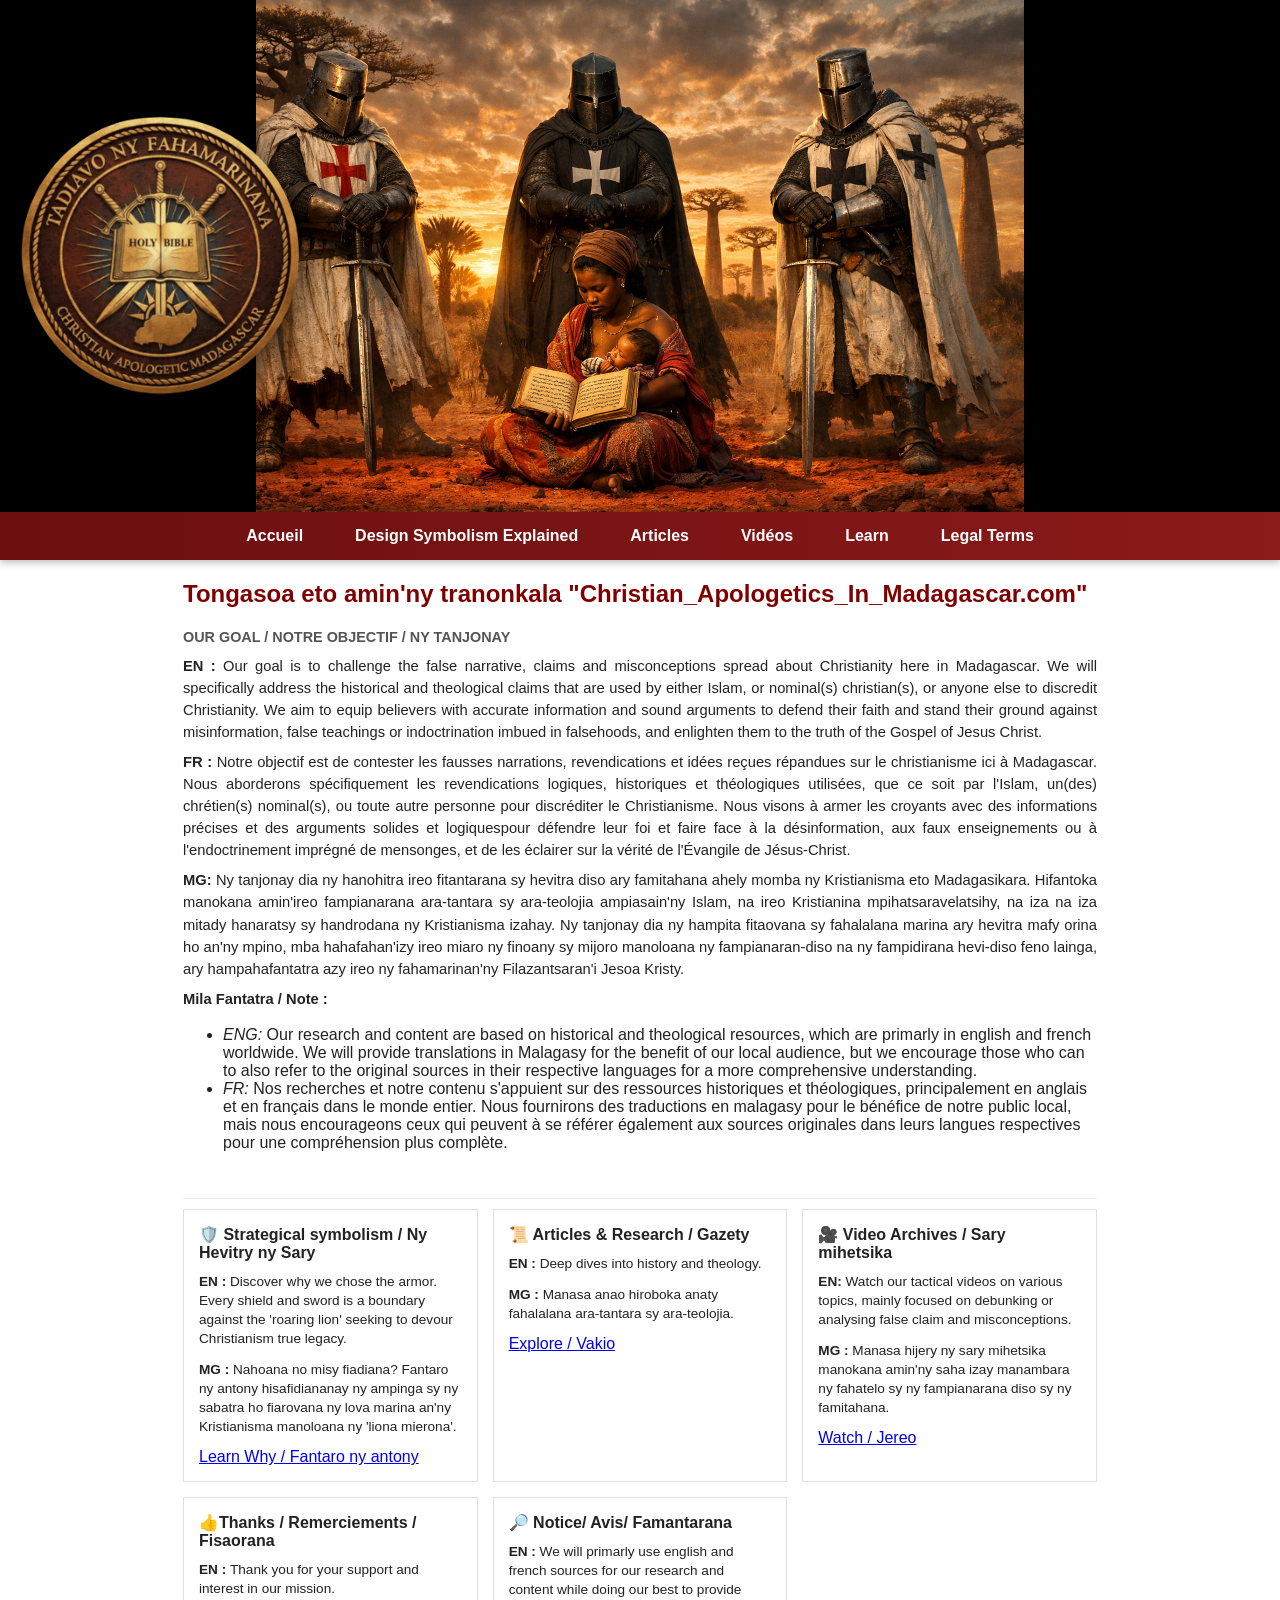
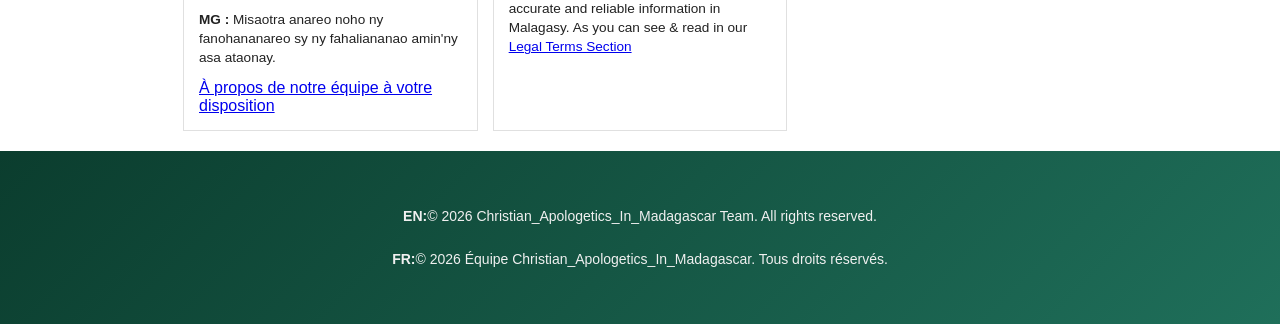
<file: index.html>
<!DOCTYPE html>
<html lang="fr">

<head>
    <meta charset="utf-8">
    <meta name="viewport" content="width=device-width, initial-scale=1.0">
    <title>Christian_Apologetics_In_Madagascar.com</title>
    <link rel="stylesheet" href="/assets/css/main.css">
    <script src="/assets/js/main.js"></script>
    <script src="/assets/js/router.js"></script>
    <script src="/assets/js/articles.js"></script>
    <script src="/assets/js/videos.js"></script>
</head>

<body>
    <header id="site-header"></header>
    <nav id="site-nav"></nav>
    <main>
        <section id="welcome-hero">
            <h2>Tongasoa eto amin'ny tranonkala "Christian_Apologetics_In_Madagascar.com"</h2>
            <h3>Our goal / Notre objectif / Ny tanjonay</h3>
            <p>
                <strong>EN :</strong> Our goal is to challenge the false narrative, claims and misconceptions spread about Christianity here in Madagascar. We will specifically address the historical and theological claims that are used by either Islam, or nominal(s) christian(s), or anyone else to discredit Christianity.
                We aim to equip believers with accurate information and sound arguments to defend their faith and stand their ground against misinformation, false teachings or indoctrination imbued in falsehoods, and enlighten them to the truth of the Gospel of Jesus Christ.
            </p>
            <p>
                <strong>FR :</strong> Notre objectif est de contester les fausses narrations, revendications et idées reçues répandues sur le christianisme ici à Madagascar. Nous aborderons spécifiquement les revendications logiques, historiques et théologiques utilisées, que ce soit par l'Islam, un(des) chrétien(s) nominal(s), ou toute autre personne pour discréditer le Christianisme.
                Nous visons à armer les croyants avec des informations précises et des arguments solides et logiquespour défendre leur foi et faire face à la désinformation, aux faux enseignements ou à l'endoctrinement imprégné de mensonges, et de les éclairer sur la vérité de l'Évangile de Jésus-Christ.
            </p>
            <p>
                <strong>MG:</strong> Ny tanjonay dia ny hanohitra ireo fitantarana sy hevitra diso ary famitahana ahely momba ny Kristianisma eto Madagasikara. Hifantoka manokana amin'ireo fampianarana ara-tantara sy ara-teolojia ampiasain'ny Islam, na ireo Kristianina mpihatsaravelatsihy, na iza na iza mitady hanaratsy sy handrodana ny Kristianisma izahay.
                Ny tanjonay dia ny hampita fitaovana sy fahalalana marina ary hevitra mafy orina ho an'ny mpino, mba hahafahan'izy ireo miaro ny finoany sy mijoro manoloana ny fampianaran-diso na ny fampidirana hevi-diso feno lainga, ary hampahafantatra azy ireo ny fahamarinan'ny Filazantsaran'i Jesoa Kristy.
            </p>
            <p>
                <strong> Mila Fantatra / Note :</strong>
                <ul>
                    <li>
                        <em>ENG:</em> Our research and content are based on historical and theological resources, which are primarly in english and french worldwide. We will provide translations in Malagasy for the benefit of our local audience, but we encourage those who can to also refer to the original sources in their respective languages for a more comprehensive understanding.
                    </li>
                    <li>
                        <em>FR:</em> Nos recherches et notre contenu s'appuient sur des ressources historiques et théologiques, principalement en anglais et en français dans le monde entier. Nous fournirons des traductions en malagasy pour le bénéfice de notre public local, mais nous encourageons ceux qui peuvent à se référer également aux sources originales dans leurs langues respectives pour une compréhension plus complète.
                    </li>
                </ul>
            </p>
        </section>
        <hr>
        <section id="quick-access">
        <div class="access-grid">
            <div class="card design-choice-card">
                <h4>🛡️ Strategical symbolism  / Ny Hevitry ny Sary</h4>
                <p><strong>EN : </strong>Discover why we chose the armor. Every shield and sword is a boundary against the 'roaring lion' seeking to devour Christianism true legacy.</p>
                <p><strong>MG : </strong>Nahoana no misy fiadiana? Fantaro ny antony hisafidiananay ny ampinga sy ny sabatra ho fiarovana ny lova marina an'ny Kristianisma manoloana ny 'liona mierona'.</p>
                <a href="/DesignSymbolismExplained.html" class="btn">Learn Why / Fantaro ny antony</a>
            </div>
            <div class="card">
                <h4>📜 Articles & Research / Gazety</h4>
                <p><strong>EN : </strong>Deep dives into history and theology.</p>
                <p><strong>MG : </strong> Manasa anao hiroboka anaty fahalalana ara-tantara sy ara-teolojia.</p>
                <a href="/assets/pages/articles/articles_index.html" class="btn">Explore / Vakio</a>
            </div>
            <div class="card">
                <h4>🎥 Video Archives / Sary mihetsika</h4>
                <p><strong>EN: </strong>Watch our tactical videos on various topics, mainly focused on debunking or analysing false claim and misconceptions.</p>
                <p><strong>MG : </strong> Manasa hijery ny sary mihetsika manokana amin'ny saha izay manambara ny fahatelo sy ny fampianarana diso sy ny famitahana.</p>
                <a href="/assets/pages/videos/videos_index.html" class="btn">Watch / Jereo</a>
            </div>
            <div class="thanks&support card">
                <h4>👍Thanks / Remerciements / Fisaorana</h4>
                <p><strong>EN : </strong>Thank you for your support and interest in our mission.</p>
                <p><strong>MG : </strong>Misaotra anareo noho ny fanohananareo sy ny fahaliananao amin'ny asa ataonay.</p>
                <a href="/about.html" class="btn">À propos de notre équipe à votre disposition</a>
            </div>
            <div class ="card">
                <h4>🔎 Notice/ Avis/ Famantarana</h4>
                <p><strong>EN :</strong> We will primarly use english and french sources for our research and content while doing our best to provide accurate and reliable information in Malagasy.
                As you can see & read in our <a href="/legal.html" class="btn">Legal Terms Section</a></p>
            </div>
        </div>
        </section>
    </main>
</body>
<footer id="site-footer"></footer>

</html>
</file>
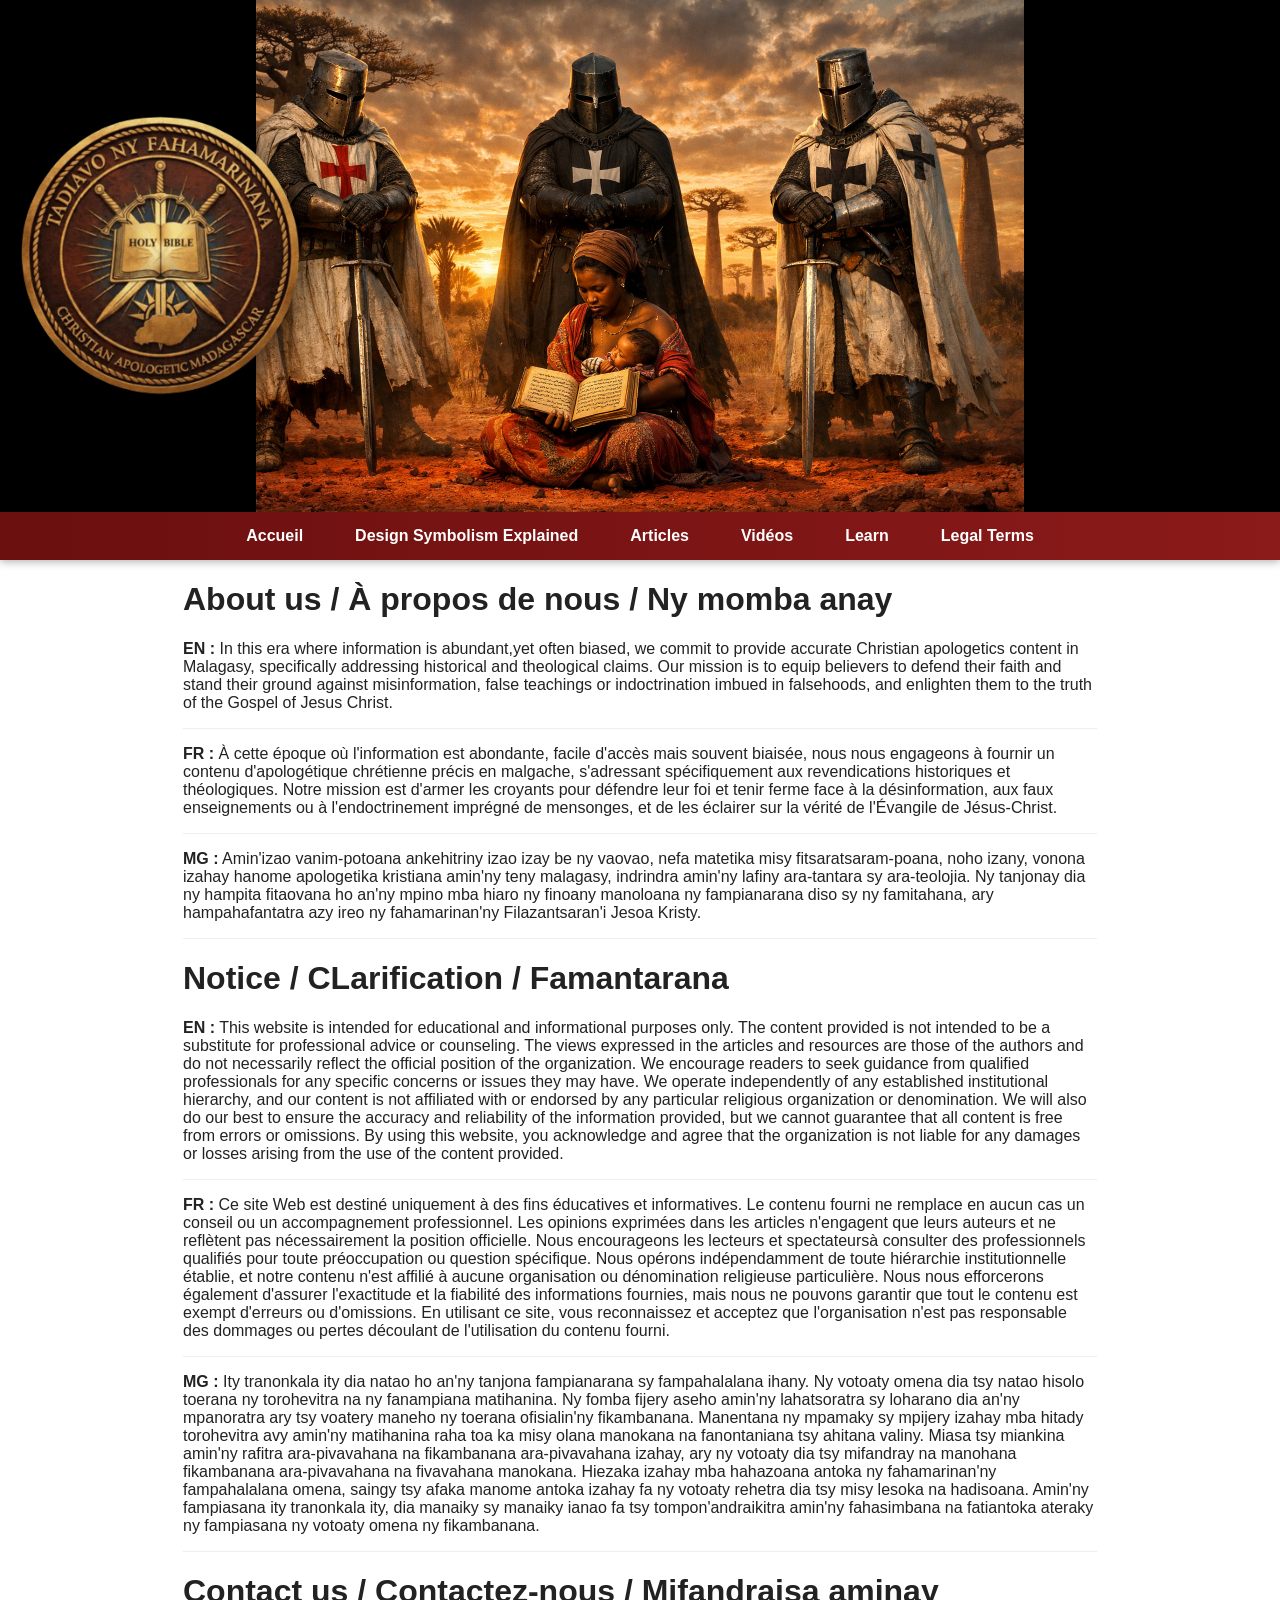
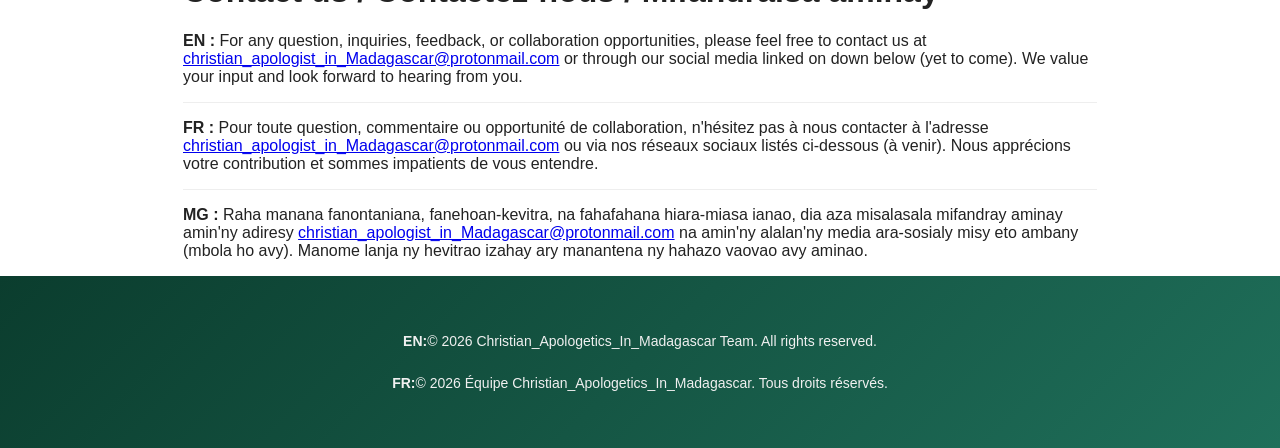
<file: about.html>
<!DOCTYPE html>

<head>
    <title>About us</title>
    <meta charset="utf-8">
    <meta name="viewport" content="width=device-width, initial-scale=1.0">
    <link rel="stylesheet" href="/assets/css/main.css">
    <script defer src="/assets/js/main.js"></script>
    <script defer src="/assets/js/router.js"></script>
</head>
<body>
    <header id="site-header"></header>
    <nav id="site-nav"></nav>
    <main>
        <h1>About us / À propos de nous / Ny momba anay</h1>
        <p>
            <strong>EN :</strong> In this era where information is abundant,yet often biased, we commit to provide accurate Christian apologetics content in Malagasy, specifically addressing historical and theological claims.
            Our mission is to equip believers to defend their faith and stand their ground against misinformation, false teachings or indoctrination imbued in falsehoods, and enlighten them to the truth of the Gospel of Jesus Christ.
        </p>
        <hr>
        <p>
            <strong>FR :</strong> À cette époque où l'information est abondante, facile d'accès mais souvent biaisée, nous nous engageons à fournir un contenu d'apologétique chrétienne précis en malgache, s'adressant spécifiquement aux revendications historiques et théologiques. 
            Notre mission est d'armer les croyants pour défendre leur foi et tenir ferme face à la désinformation, aux faux enseignements ou à l'endoctrinement imprégné de mensonges, et de les éclairer sur la vérité de l'Évangile de Jésus-Christ.
        </p>
        <hr>
        <p>
            <strong>MG :</strong> Amin'izao vanim-potoana ankehitriny izao izay be ny vaovao, nefa matetika misy fitsaratsaram-poana, noho izany, vonona izahay hanome apologetika kristiana amin'ny teny malagasy, indrindra amin'ny lafiny ara-tantara sy ara-teolojia.
            Ny tanjonay dia ny hampita fitaovana ho an'ny mpino mba hiaro ny finoany manoloana ny fampianarana diso sy ny famitahana, ary hampahafantatra azy ireo ny fahamarinan'ny Filazantsaran'i Jesoa Kristy.
        </p>
        <hr>
        <h1>Notice / CLarification / Famantarana </h1>
        <p>
            <strong>EN :</strong> This website is intended for educational and informational purposes only. The content provided is not intended to be a substitute for professional advice or counseling.
            The views expressed in the articles and resources are those of the authors and do not necessarily reflect the official position of the organization.
            We encourage readers to seek guidance from qualified professionals for any specific concerns or issues they may have.
            We operate independently of any established institutional hierarchy, and our content is not affiliated with or endorsed by any particular religious organization or denomination.
            We will also do our best to ensure the accuracy and reliability of the information provided, but we cannot guarantee that all content is free from errors or omissions.
            By using this website, you acknowledge and agree that the organization is not liable for any damages or losses arising from the use of the content provided.
        </p>
        <hr>
        <p>
            <strong>FR :</strong> Ce site Web est destiné uniquement à des fins éducatives et informatives. Le contenu fourni ne remplace en aucun cas un conseil ou un accompagnement professionnel.
            Les opinions exprimées dans les articles n'engagent que leurs auteurs et ne reflètent pas nécessairement la position officielle.
            Nous encourageons les lecteurs et spectateursà consulter des professionnels qualifiés pour toute préoccupation ou question spécifique.
            Nous opérons indépendamment de toute hiérarchie institutionnelle établie, et notre contenu n'est affilié à aucune organisation ou dénomination religieuse particulière.
            Nous nous efforcerons également d'assurer l'exactitude et la fiabilité des informations fournies, mais nous ne pouvons garantir que tout le contenu est exempt d'erreurs ou d'omissions.
            En utilisant ce site, vous reconnaissez et acceptez que l'organisation n'est pas responsable des dommages ou pertes découlant de l'utilisation du contenu fourni.
        </p>
        <hr>
        <p>
            <strong>MG :</strong> Ity tranonkala ity dia natao ho an'ny tanjona fampianarana sy fampahalalana ihany. Ny votoaty omena dia tsy natao hisolo toerana ny torohevitra na ny fanampiana matihanina.
            Ny fomba fijery aseho amin'ny lahatsoratra sy loharano dia an'ny mpanoratra ary tsy voatery maneho ny toerana ofisialin'ny fikambanana.
            Manentana ny mpamaky sy mpijery izahay mba hitady torohevitra avy amin'ny matihanina raha toa ka misy olana manokana na fanontaniana tsy ahitana valiny.
            Miasa tsy miankina amin'ny rafitra ara-pivavahana na fikambanana ara-pivavahana izahay, ary ny votoaty dia tsy mifandray na manohana fikambanana ara-pivavahana na fivavahana manokana.
            Hiezaka izahay mba hahazoana antoka ny fahamarinan'ny fampahalalana omena, saingy tsy afaka manome antoka izahay fa ny votoaty rehetra dia tsy misy lesoka na hadisoana.
            Amin'ny fampiasana ity tranonkala ity, dia manaiky sy manaiky ianao fa tsy tompon'andraikitra amin'ny fahasimbana na fatiantoka ateraky ny fampiasana ny votoaty omena ny fikambanana.
        </p>
        <hr>
        <h1>Contact us / Contactez-nous / Mifandraisa aminay</h1>
        <p>
            <strong>EN :</strong> For any question, inquiries, feedback, or collaboration opportunities, please feel free to contact us at <a href="mailto:contact@christian_apologist_in_Madagascar@protonmail.com">christian_apologist_in_Madagascar@protonmail.com</a> or through our social media linked on down below (yet to come).
            We value your input and look forward to hearing from you.
        </p>
        <hr>
        <p>
            <strong>FR :</strong> Pour toute question, commentaire ou opportunité de collaboration, n'hésitez pas à nous contacter à l'adresse <a href="mailto:contact@christian_apologist_in_Madagascar@protonmail.com">christian_apologist_in_Madagascar@protonmail.com</a> ou via nos réseaux sociaux listés ci-dessous (à venir).
            Nous apprécions votre contribution et sommes impatients de vous entendre.
        </p>
        <hr>
        <p>
            <strong>MG :</strong> Raha manana fanontaniana, fanehoan-kevitra, na fahafahana hiara-miasa ianao, dia aza misalasala mifandray aminay amin'ny adiresy <a href="mailto:contact@christian_apologist_in_Madagascar@protonmail.com">christian_apologist_in_Madagascar@protonmail.com</a> na amin'ny alalan'ny media ara-sosialy misy eto ambany (mbola ho avy).
            Manome lanja ny hevitrao izahay ary manantena ny hahazo vaovao avy aminao.
        </p>
    </main>

</body>

<footer id="site-footer"></footer>
</file>
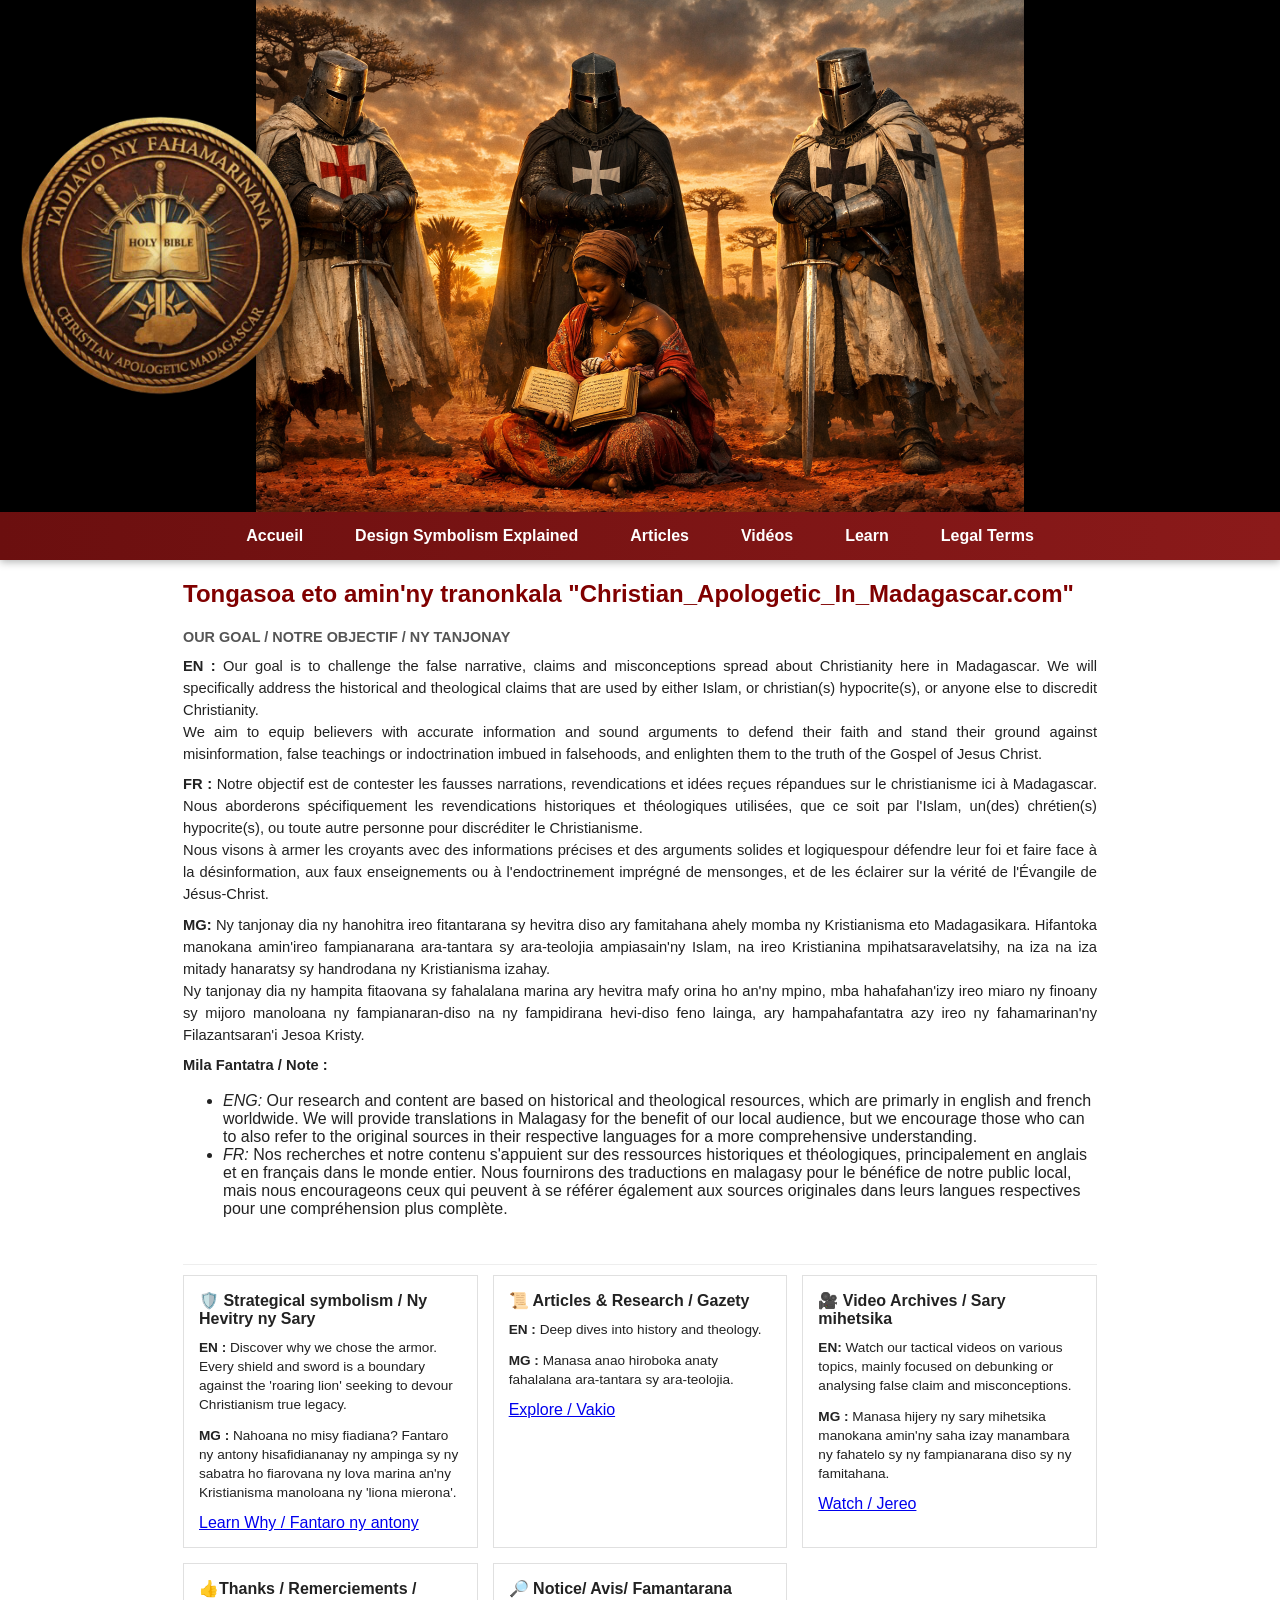
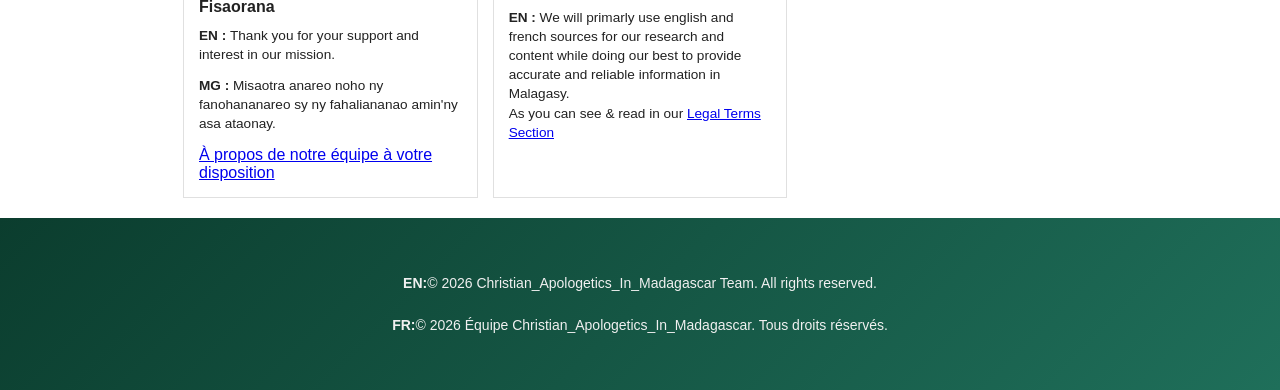
<file: accueil_index.html>
<!DOCTYPE html>
<html lang="fr">

<head>
    <meta charset="utf-8">
    <meta name="viewport" content="width=device-width, initial-scale=1.0">
    <title>Christian_Apologetic_In_Madagascar.com</title>
    <link rel="stylesheet" href="/assets/css/main.css">
    <script src="/assets/js/main.js"></script>
    <script src="/assets/js/router.js"></script>
    <script src="/assets/js/articles.js"></script>
    <script src="/assets/js/videos.js"></script>
</head>

<body>
    <header id="site-header"></header>
    <nav id="site-nav"></nav>
    <main>
        <section id="welcome-hero">
            <h2>Tongasoa eto amin'ny tranonkala "Christian_Apologetic_In_Madagascar.com"</h2>
            <h3>Our goal / Notre objectif / Ny tanjonay</h3>
            <p>
                <strong>EN :</strong> Our goal is to challenge the false narrative, claims and misconceptions spread about Christianity here in Madagascar. We will specifically address the historical and theological claims that are used by either Islam, or christian(s) hypocrite(s), or anyone else to discredit Christianity. <br>
                We aim to equip believers with accurate information and sound arguments to defend their faith and stand their ground against misinformation, false teachings or indoctrination imbued in falsehoods, and enlighten them to the truth of the Gospel of Jesus Christ.
            </p>
            <p>
                <strong>FR :</strong> Notre objectif est de contester les fausses narrations, revendications et idées reçues répandues sur le christianisme ici à Madagascar. Nous aborderons spécifiquement les revendications historiques et théologiques utilisées, que ce soit par l'Islam, un(des) chrétien(s) hypocrite(s), ou toute autre personne pour discréditer le Christianisme. <br>
                Nous visons à armer les croyants avec des informations précises et des arguments solides et logiquespour défendre leur foi et faire face à la désinformation, aux faux enseignements ou à l'endoctrinement imprégné de mensonges, et de les éclairer sur la vérité de l'Évangile de Jésus-Christ.
            </p>
            <p>
                <strong>MG:</strong> Ny tanjonay dia ny hanohitra ireo fitantarana sy hevitra diso ary famitahana ahely momba ny Kristianisma eto Madagasikara. Hifantoka manokana amin'ireo fampianarana ara-tantara sy ara-teolojia ampiasain'ny Islam, na ireo Kristianina mpihatsaravelatsihy, na iza na iza mitady hanaratsy sy handrodana ny Kristianisma izahay. <br>
                Ny tanjonay dia ny hampita fitaovana sy fahalalana marina ary hevitra mafy orina ho an'ny mpino, mba hahafahan'izy ireo miaro ny finoany sy mijoro manoloana ny fampianaran-diso na ny fampidirana hevi-diso feno lainga, ary hampahafantatra azy ireo ny fahamarinan'ny Filazantsaran'i Jesoa Kristy.
            </p>
            <p>
                <strong> Mila Fantatra / Note :</strong> <br>
                <ul>
                    <li>
                        <em>ENG:</em> Our research and content are based on historical and theological resources, which are primarly in english and french worldwide. We will provide translations in Malagasy for the benefit of our local audience, but we encourage those who can to also refer to the original sources in their respective languages for a more comprehensive understanding.
                    </li>
                    <li>
                        <em>FR:</em> Nos recherches et notre contenu s'appuient sur des ressources historiques et théologiques, principalement en anglais et en français dans le monde entier. Nous fournirons des traductions en malagasy pour le bénéfice de notre public local, mais nous encourageons ceux qui peuvent à se référer également aux sources originales dans leurs langues respectives pour une compréhension plus complète.
                    </li>
                </ul>
            </p>
        </section>
        <hr>
        <section id="quick-access">
        <div class="access-grid">
            <div class="card design-choice-card">
                <h4>🛡️ Strategical symbolism  / Ny Hevitry ny Sary</h4>
                <p><strong>EN : </strong>Discover why we chose the armor. Every shield and sword is a boundary against the 'roaring lion' seeking to devour Christianism true legacy.</p>
                <p><strong>MG : </strong>Nahoana no misy fiadiana? Fantaro ny antony hisafidiananay ny ampinga sy ny sabatra ho fiarovana ny lova marina an'ny Kristianisma manoloana ny 'liona mierona'.</p>
                <a href="/DesignSymbolismExplained.html" class="btn">Learn Why / Fantaro ny antony</a>
            </div>
            <div class="card">
                <h4>📜 Articles & Research / Gazety</h4>
                <p><strong>EN : </strong>Deep dives into history and theology.</p>
                <p><strong>MG : </strong> Manasa anao hiroboka anaty fahalalana ara-tantara sy ara-teolojia.</p>
                <a href="/pages/articles/articles_index.html" class="btn">Explore / Vakio</a>
            </div>
            <div class="card">
                <h4>🎥 Video Archives / Sary mihetsika</h4>
                <p><strong>EN: </strong>Watch our tactical videos on various topics, mainly focused on debunking or analysing false claim and misconceptions.</p>
                <p><strong>MG : </strong> Manasa hijery ny sary mihetsika manokana amin'ny saha izay manambara ny fahatelo sy ny fampianarana diso sy ny famitahana.</p>
                <a href="/pages/videos/videos_index.html" class="btn">Watch / Jereo</a>
            </div>
            <div class="thanks&support card">
                <h4>👍Thanks / Remerciements / Fisaorana</h4>
                <p><strong>EN : </strong>Thank you for your support and interest in our mission.</p>
                <p><strong>MG : </strong>Misaotra anareo noho ny fanohananareo sy ny fahaliananao amin'ny asa ataonay.</p>
                <a href="/about.html" class="btn">À propos de notre équipe à votre disposition</a>
            </div>
            <div class ="card">
                <h4>🔎 Notice/ Avis/ Famantarana</h4>
                <p><strong>EN :</strong> We will primarly use english and french sources for our research and content while doing our best to provide accurate and reliable information in Malagasy.<br>
                As you can see & read in our <a href="/legal.html" class="btn">Legal Terms Section</a></p>
            </div>
        </div>
        </section>
    </main>
</body>
<footer id="site-footer"></footer>
</html>
</file>
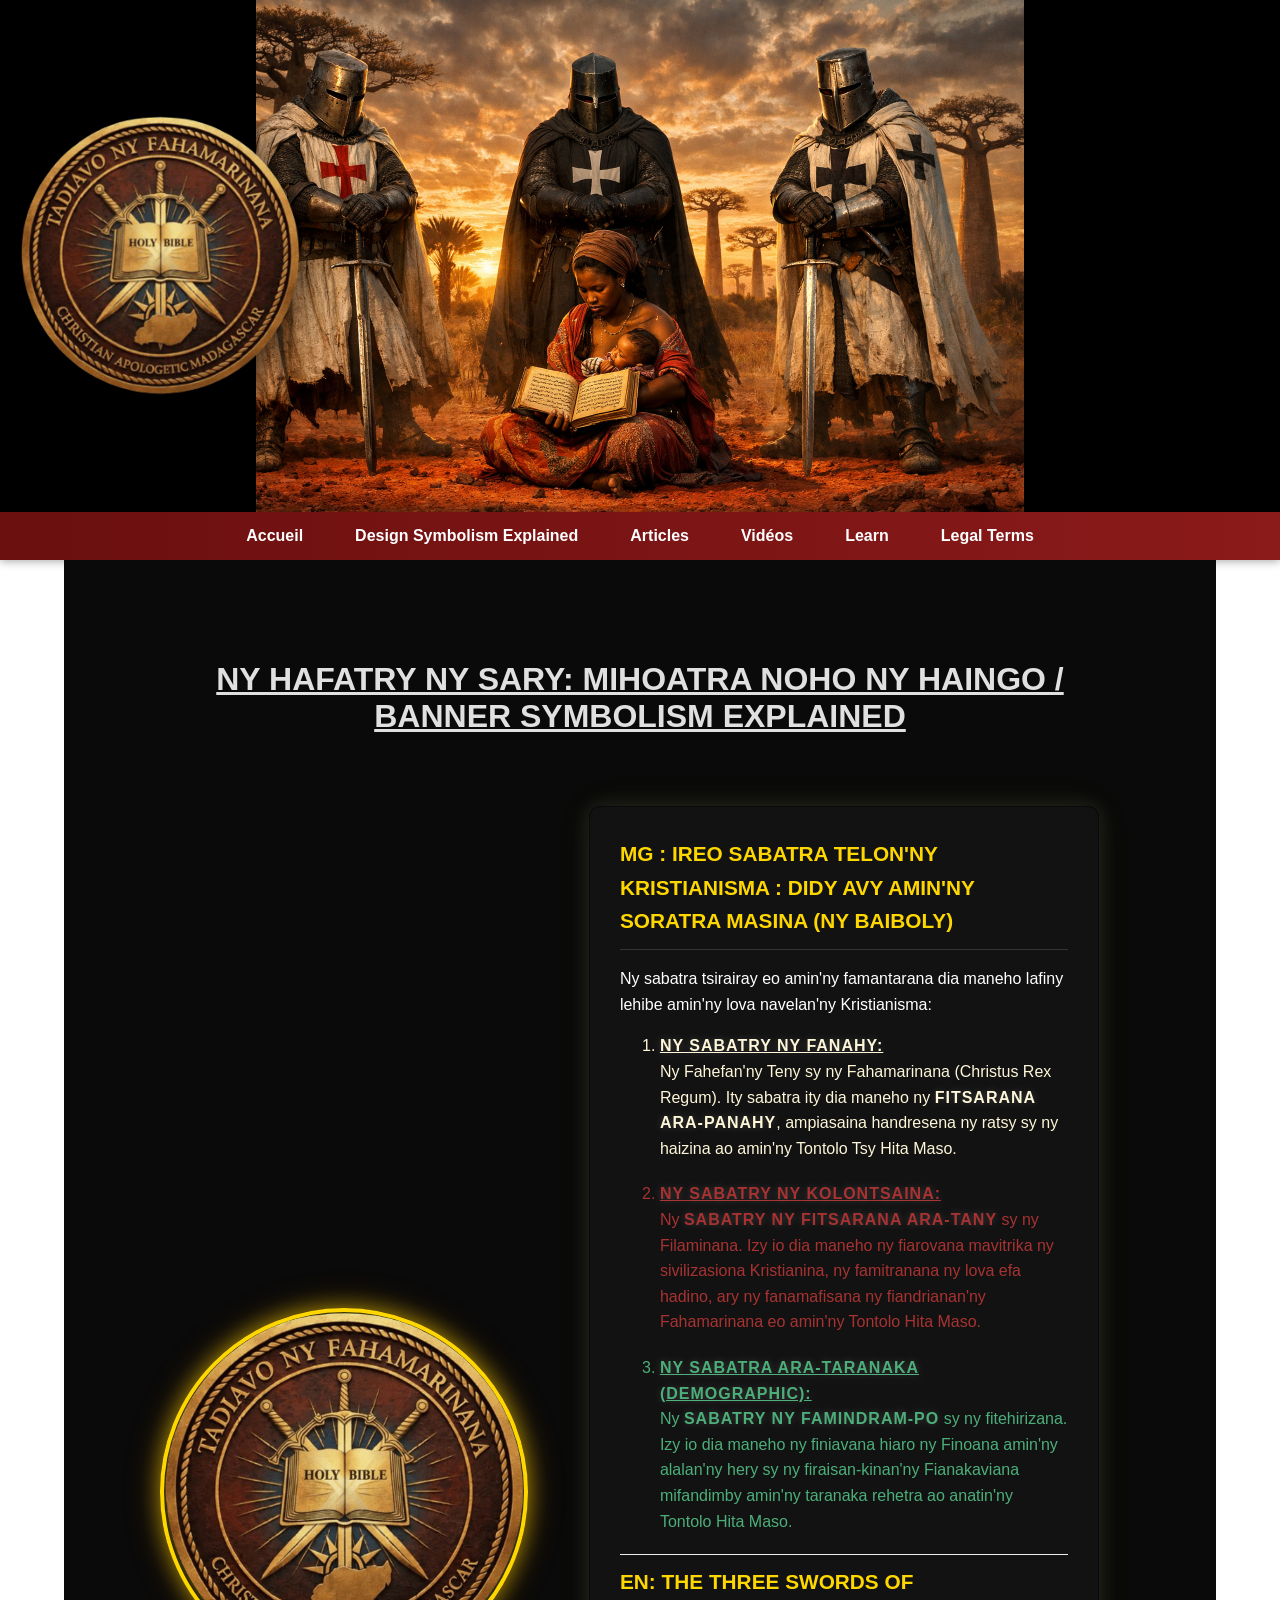
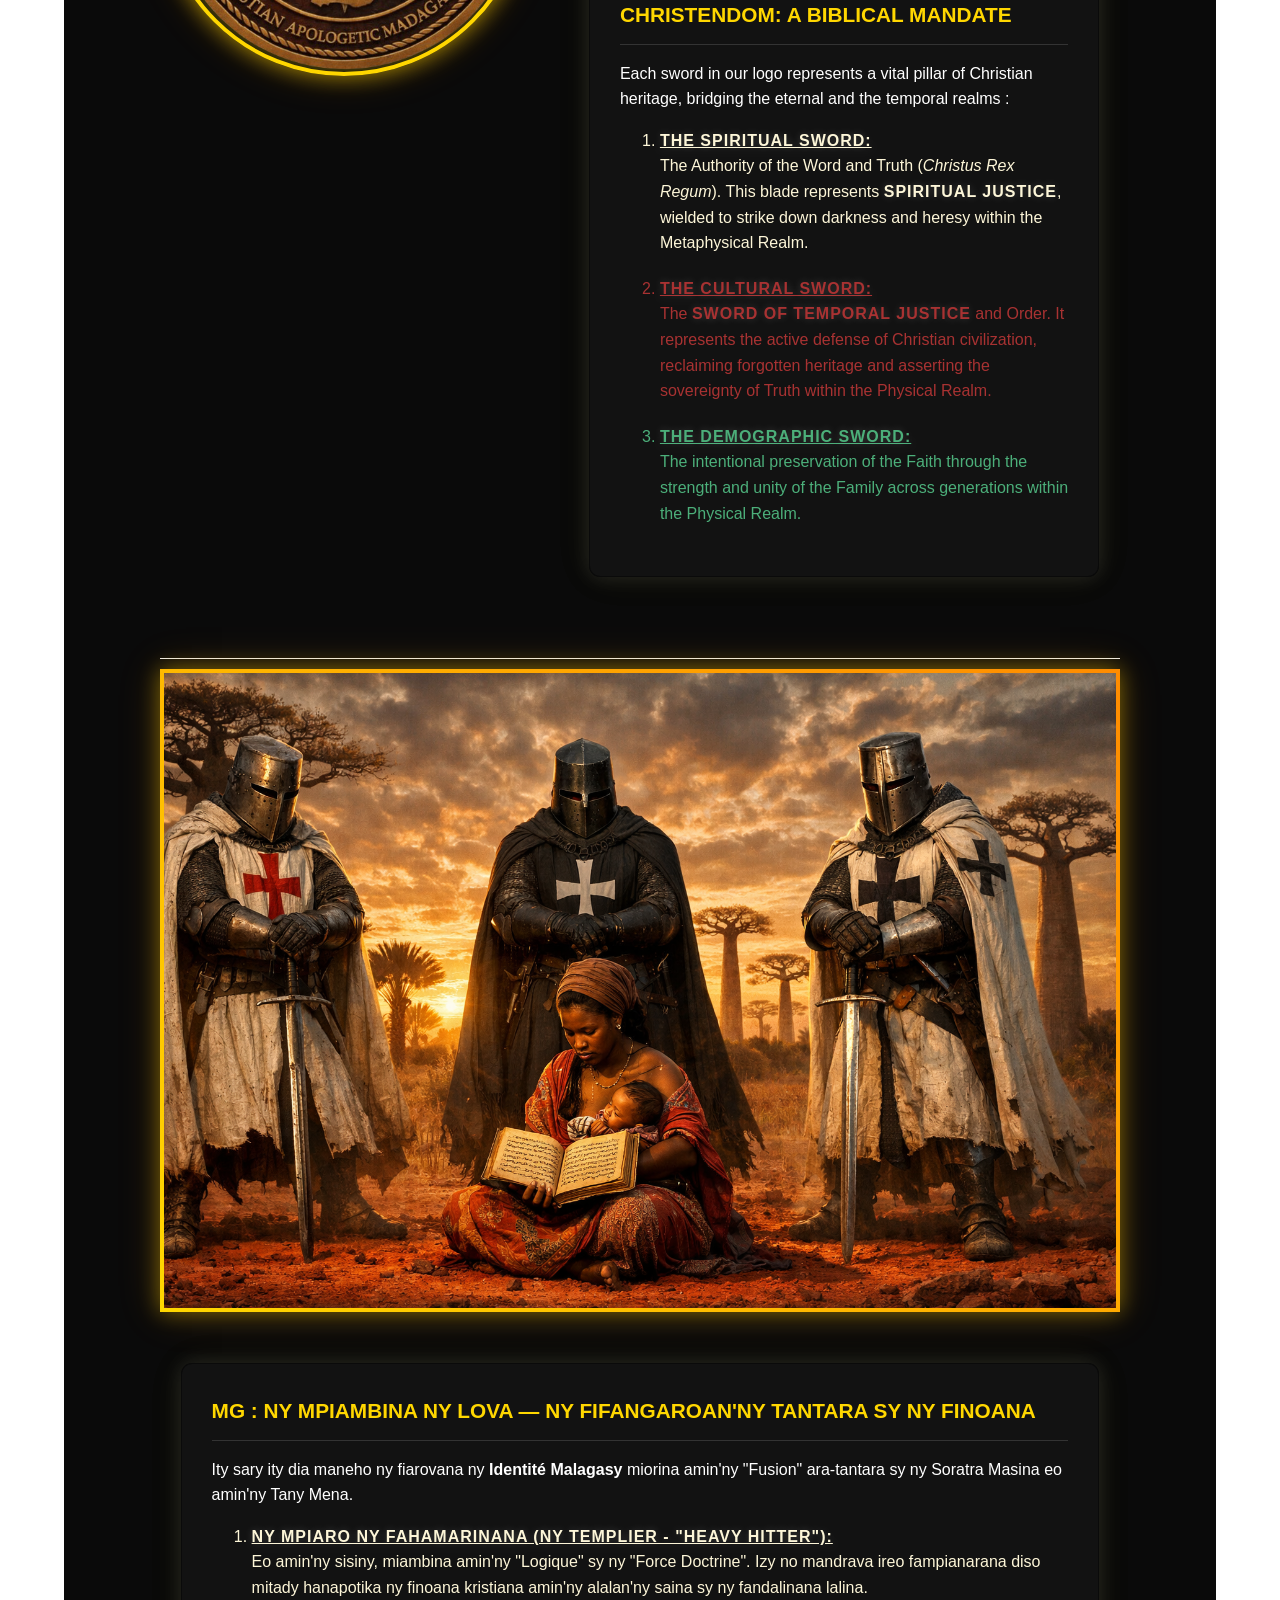
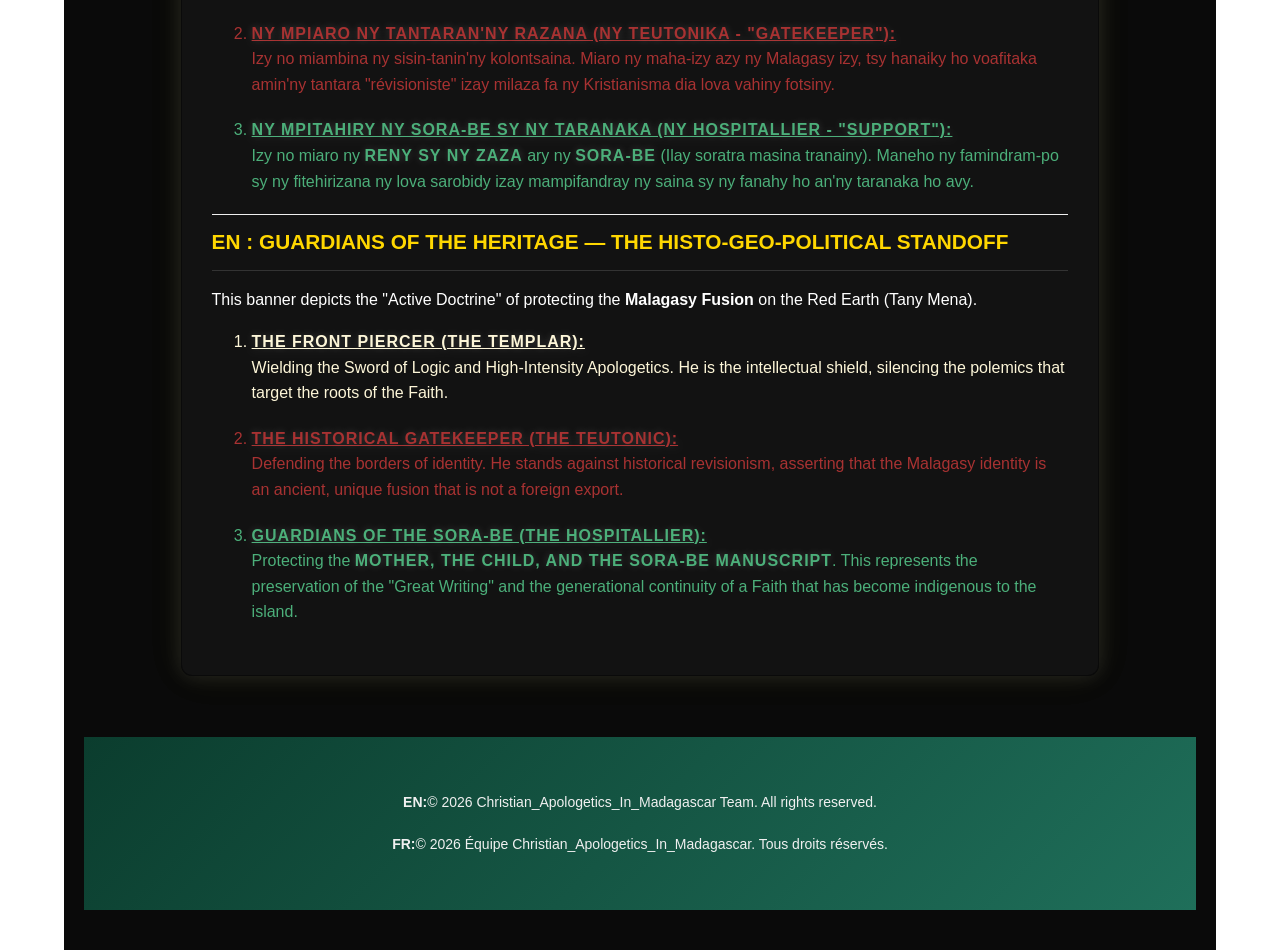
<file: DesignSymbolismExplained.html>
<!DOCTYPE html>
<head>
    <title>Banner Symbolism Explained</title>
    <meta charset="utf-8">
    <meta name="viewport" content="width=device-width, initial-scale=1.0">
    <link rel="stylesheet" href="/assets/css/main.css">
    <link rel="stylesheet" href="/assets/css/DesignSymbolismExplained.css">
    <script defer src="/assets/js/main.js"></script>
    <script defer src="/assets/js/router.js"></script>
</head>
<body>
    <header id="site-header"></header>
    <nav id="site-nav"></nav>
    <main class="symbolism-page">
        <h1 class="main-title">Ny Hafatry ny Sary: Mihoatra noho ny Haingo / <br>
            Banner Symbolism Explained
        </h1>

        <section class="explanation-row logo-row">
            <div class="image-box glow-pattern">
                <img src="assets/medias/accueil/img/logo-site512-512.png" alt="Logo" class="detailed-image logo-large">
            </div>
            <div class="text-box">
                <div class="malagasy-logo">
                    <h2><strong>MG : </strong> Ireo Sabatra Telon'ny Kristianisma : Didy avy amin'ny Soratra Masina (Ny Baiboly)</h2>
                    <p>Ny sabatra tsirairay eo amin'ny famantarana dia maneho lafiny lehibe amin'ny lova navelan'ny Kristianisma:
                        <ol>
                            <li class="color-spiritual">
                                <u><strong>Ny Sabatry ny Fanahy:</strong></u><br>
                                Ny Fahefan'ny Teny sy ny Fahamarinana (Christus Rex Regum). Ity sabatra ity dia maneho ny <strong>Fitsarana ara-Panahy</strong>, ampiasaina handresena ny ratsy sy ny haizina ao amin'ny Tontolo Tsy Hita Maso.
                            </li>
                            <li class="color-cultural">
                                <u><strong>Ny Sabatry ny Kolontsaina:</strong></u><br>
                                Ny <strong>Sabatry ny Fitsarana ara-Tany</strong> sy ny Filaminana. Izy io dia maneho ny fiarovana mavitrika ny sivilizasiona Kristianina, ny famitranana ny lova efa hadino, ary ny fanamafisana ny fiandrianan'ny Fahamarinana eo amin'ny Tontolo Hita Maso.
                            </li>
                            <li class="color-demographic">
                                <u><strong>Ny Sabatra ara-Taranaka (Demographic):</strong></u><br>
                                Ny <strong>Sabatry ny Famindram-po</strong> sy ny fitehirizana. Izy io dia maneho ny finiavana hiaro ny Finoana amin'ny alalan'ny hery sy ny firaisan-kinan'ny Fianakaviana mifandimby amin'ny taranaka rehetra ao anatin'ny Tontolo Hita Maso.
                            </li>
                        </ol>
                    </p>
                </div>
                <hr>
                <div class="english-logo">
                    <h2><strong>EN: </strong> The Three Swords of Christendom: A Biblical Mandate</h2>
                    <p>Each sword in our logo represents a vital pillar of Christian heritage, bridging the eternal and the temporal realms :
                        <ol>
                            <li class="color-spiritual">
                                <u><strong>The Spiritual Sword:</strong></u> <br>
                                The Authority of the Word and Truth (<em>Christus Rex Regum</em>). This blade represents <strong>Spiritual Justice</strong>, wielded to strike down darkness and heresy within the Metaphysical Realm.
                            </li>
                            <li class="color-cultural">
                                <u><strong>The Cultural Sword:</strong></u> <br>
                                The <strong>Sword of Temporal Justice</strong> and Order. It represents the active defense of Christian civilization, reclaiming forgotten heritage and asserting the sovereignty of Truth within the Physical Realm.
                            </li>
                            <li class="color-demographic">
                                <u><strong>The Demographic Sword:</strong></u> <br>
                                The intentional preservation of the Faith through the strength and unity of the Family across generations within the Physical Realm.
                            </li>
                        </ol>
                    </p>
                </div>
            </div>
        </section>

        <hr>

        <section class="explanation-column banner-column">
            <div class="image-box glow-pattern banner-box">
                <img src="/assets/medias/accueil/img/site_banner1536px-1024px_3.0.png" alt="Banner" class="detailed-image banner-full">
            </div>
            <div class="text-box">
                <div class="malagasy-banner">
                    <h2><strong>MG : Ny Mpiambina ny Lova — Ny Fifangaroan'ny Tantara sy ny Finoana</strong></h2>
                    <p>Ity sary ity dia maneho ny fiarovana ny <strong>Identité Malagasy</strong> miorina amin'ny "Fusion" ara-tantara sy ny Soratra Masina eo amin'ny Tany Mena.
                        <ol>
                            <li class="color-spiritual">
                                <u><strong>Ny Mpiaro ny Fahamarinana (Ny Templier - "Heavy Hitter"):</strong></u> <br>
                                Eo amin'ny sisiny, miambina amin'ny "Logique" sy ny "Force Doctrine". Izy no mandrava ireo fampianarana diso mitady hanapotika ny finoana kristiana amin'ny alalan'ny saina sy ny fandalinana lalina.
                            </li>
                            <li class="color-cultural">
                                <u><strong>Ny Mpiaro ny Tantaran'ny Razana (Ny Teutonika - "Gatekeeper"):</strong></u> <br>
                                Izy no miambina ny sisin-tanin'ny kolontsaina. Miaro ny maha-izy azy ny Malagasy izy, tsy hanaiky ho voafitaka amin'ny tantara "révisioniste" izay milaza fa ny Kristianisma dia lova vahiny fotsiny.
                            </li>
                            <li class="color-demographic">
                                <u><strong>Ny Mpitahiry ny Sora-be sy ny Taranaka (Ny Hospitallier - "Support"):</strong></u> <br>
                                Izy no miaro ny <strong>Reny sy ny Zaza</strong> ary ny <strong>Sora-be</strong> (Ilay soratra masina tranainy). Maneho ny famindram-po sy ny fitehirizana ny lova sarobidy izay mampifandray ny saina sy ny fanahy ho an'ny taranaka ho avy.
                            </li>
                        </ol>
                    </p>
                </div>
                <hr>
                <div class="english-banner">
                    <h2><strong>EN : Guardians of the Heritage — The Histo-Geo-Political Standoff </strong> </h2>
                    <p>This banner depicts the "Active Doctrine" of protecting the <strong>Malagasy Fusion</strong> on the Red Earth (Tany Mena).
                        <ol>
                            <li class="color-spiritual">
                                <u><strong>The Front Piercer (The Templar):</strong></u> <br>
                                Wielding the Sword of Logic and High-Intensity Apologetics. He is the intellectual shield, silencing the polemics that target the roots of the Faith.
                            </li>
                            <li class="color-cultural">
                                <u><strong>The Historical Gatekeeper (The Teutonic):</strong></u> <br>
                                Defending the borders of identity. He stands against historical revisionism, asserting that the Malagasy identity is an ancient, unique fusion that is not a foreign export.
                            </li>
                            <li class="color-demographic">
                                <u><strong>Guardians of the Sora-be (The Hospitallier):</strong></u> <br>
                                Protecting the <strong>Mother, the Child, and the Sora-be manuscript</strong>. This represents the preservation of the "Great Writing" and the generational continuity of a Faith that has become indigenous to the island.
                            </li>
                        </ol>
                    </p>
                </div>
            </div>
        </section>
    </main>
</body>
<footer id="site-footer"></footer>
</file>
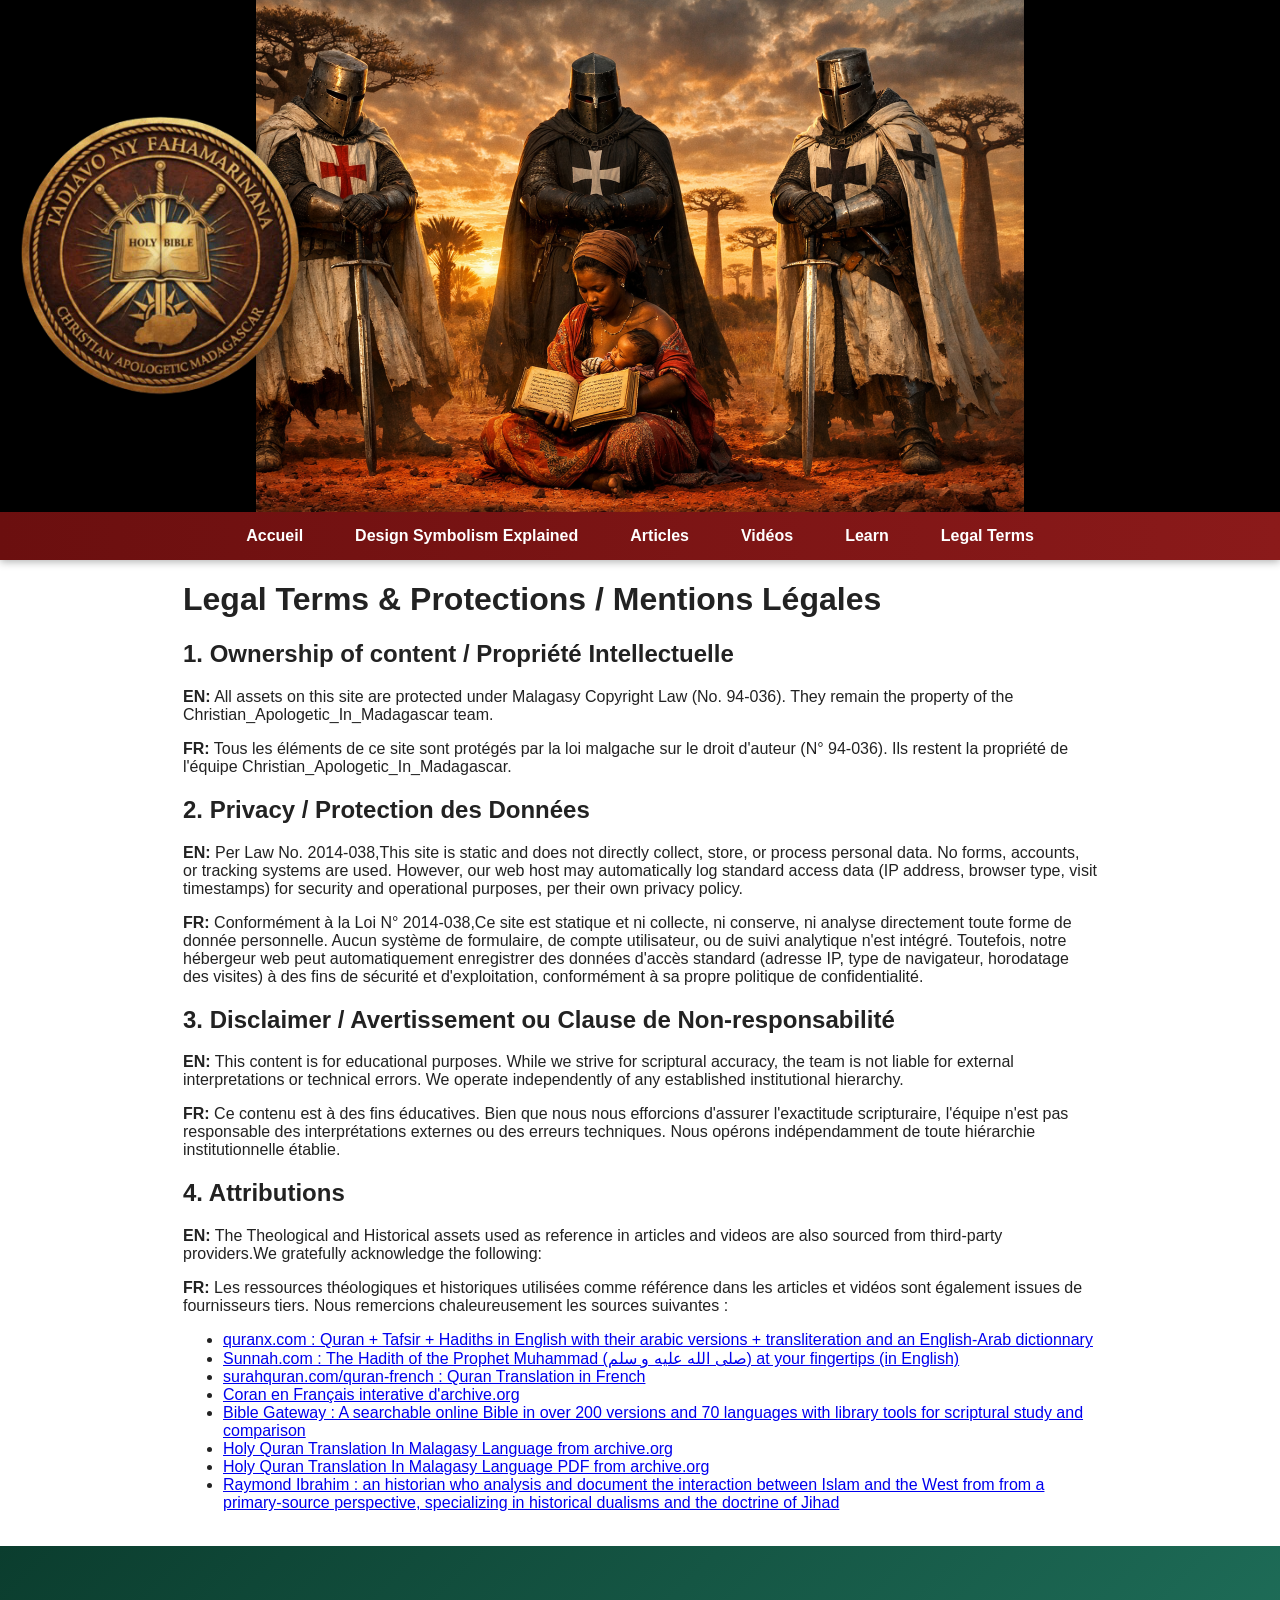
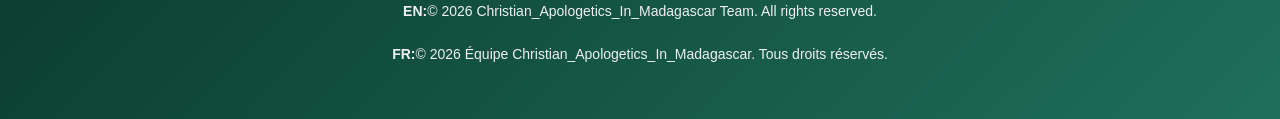
<file: legal.html>
<!DOCTYPE html>
<html lang="en">
<head>
    <title>Legal Terms | Christian Apologist In Madagascar</title>
    <meta charset="utf-8">
    <meta name="viewport" content="width=device-width, initial-scale=1.0">
    <link rel="stylesheet" href="/assets/css/main.css">
    <script defer src="/assets/js/main.js"></script>
    <script defer src="/assets/js/router.js"></script>
</head>

<body>
    <header id="site-header"></header>
    <nav id="site-nav"></nav>
    <main>
        <h1>Legal Terms & Protections / Mentions Légales</h1>
        
        <section id="intellectual-property">
            <h2>1. Ownership of content / Propriété Intellectuelle</h2>
            <p><strong>EN:</strong> All assets on this site are protected under Malagasy Copyright Law (No. 94-036). They remain the property of the Christian_Apologetic_In_Madagascar team.</p>
            <p><strong>FR:</strong> Tous les éléments de ce site sont protégés par la loi malgache sur le droit d'auteur (N° 94-036). Ils restent la propriété de l'équipe Christian_Apologetic_In_Madagascar.</p>
        </section>

        <section id="data-privacy">
            <h2>2. Privacy / Protection des Données</h2>
            <p><strong>EN:</strong> Per Law No. 2014-038,This site is static and does not directly collect, store, or process personal data. No forms, accounts, or tracking systems are used. However, our web host may automatically log standard access data (IP address, browser type, visit timestamps) for security and operational purposes, per their own privacy policy.</p>
            <p><strong>FR:</strong> Conformément à la Loi N° 2014-038,Ce site est statique et ni collecte, ni conserve, ni analyse directement toute forme de donnée personnelle. Aucun système de formulaire, de compte utilisateur, ou de suivi analytique n'est intégré. Toutefois, notre hébergeur web peut automatiquement enregistrer des données d'accès standard (adresse IP, type de navigateur, horodatage des visites) à des fins de sécurité et d'exploitation, conformément à sa propre politique de confidentialité.  </p>
        </section>

        <section id="disclaimer">
            <h2>3. Disclaimer / Avertissement ou Clause de Non-responsabilité</h2>
            <p><strong>EN:</strong> This content is for educational purposes. While we strive for scriptural accuracy, the team is not liable for external interpretations or technical errors. We operate independently of any established institutional hierarchy.</p>
            <p><strong>FR:</strong> Ce contenu est à des fins éducatives. Bien que nous nous efforcions d'assurer l'exactitude scripturaire, l'équipe n'est pas responsable des interprétations externes ou des erreurs techniques. Nous opérons indépendamment de toute hiérarchie institutionnelle établie.</p>
        </section>

        <section id="attributions">
            <h2>4. Attributions</h2>
            <p><strong>EN:</strong> The Theological and Historical assets used as reference in articles and videos are also sourced from third-party providers.We gratefully acknowledge the following:</p>
            <p><strong>FR:</strong> Les ressources théologiques et historiques utilisées comme référence dans les articles et vidéos sont également issues de fournisseurs tiers. Nous remercions chaleureusement les sources suivantes :</p>
            <ul>
                <li><a href="https://quranx.com/" class="btn">quranx.com : Quran + Tafsir + Hadiths in English with their arabic versions + transliteration and an English-Arab dictionnary</a></li>
                <li><a href="https://sunnah.com/" class="btn">Sunnah.com : The Hadith of the Prophet Muhammad (صلى الله عليه و سلم) at your fingertips (in English)</a></li>
                <li><a href="https://surahquran.com/quran-french.html" class="btn">surahquran.com/quran-french : Quran Translation in French</a></li>
                <li><a href="https://dn721803.ca.archive.org/0/items/quran-french-interactive/quran-french-interactive.pdf" class="btn"> Coran en Français interative d'archive.org</a></li>
                <li><a href="https://www.biblegateway.com/" class="btn">Bible Gateway : A searchable online Bible in over 200 versions and 70 languages with library tools for scriptural study and comparison</a></li>
                <li><a href="https://archive.org/details/holy-quran-translation-in-malagasy-juz-amma_202101/Holy%20Quran%20Translation%20In%20Malagasy%20Language/page/n65/mode/2up" class="btn">Holy Quran Translation In Malagasy Language from archive.org</a></li>
                <li><a href="https://dn710102.ca.archive.org/0/items/holy-quran-translation-in-malagasy-juz-amma_202101/Holy%20Quran%20Translation%20In%20Malagasy%20Language.pdf" class="btn">Holy Quran Translation In Malagasy Language PDF from archive.org</a></li>
                <li><a href="https://www.raymondibrahim.com/" class="btn">Raymond Ibrahim : an historian who analysis and document the interaction between Islam and the West from from a primary-source perspective, specializing in historical dualisms and the doctrine of Jihad </a></li>
            </ul>
        </section>
        <br>
    </main>
</body>
<footer id="site-footer"></footer>

</html>
</file>
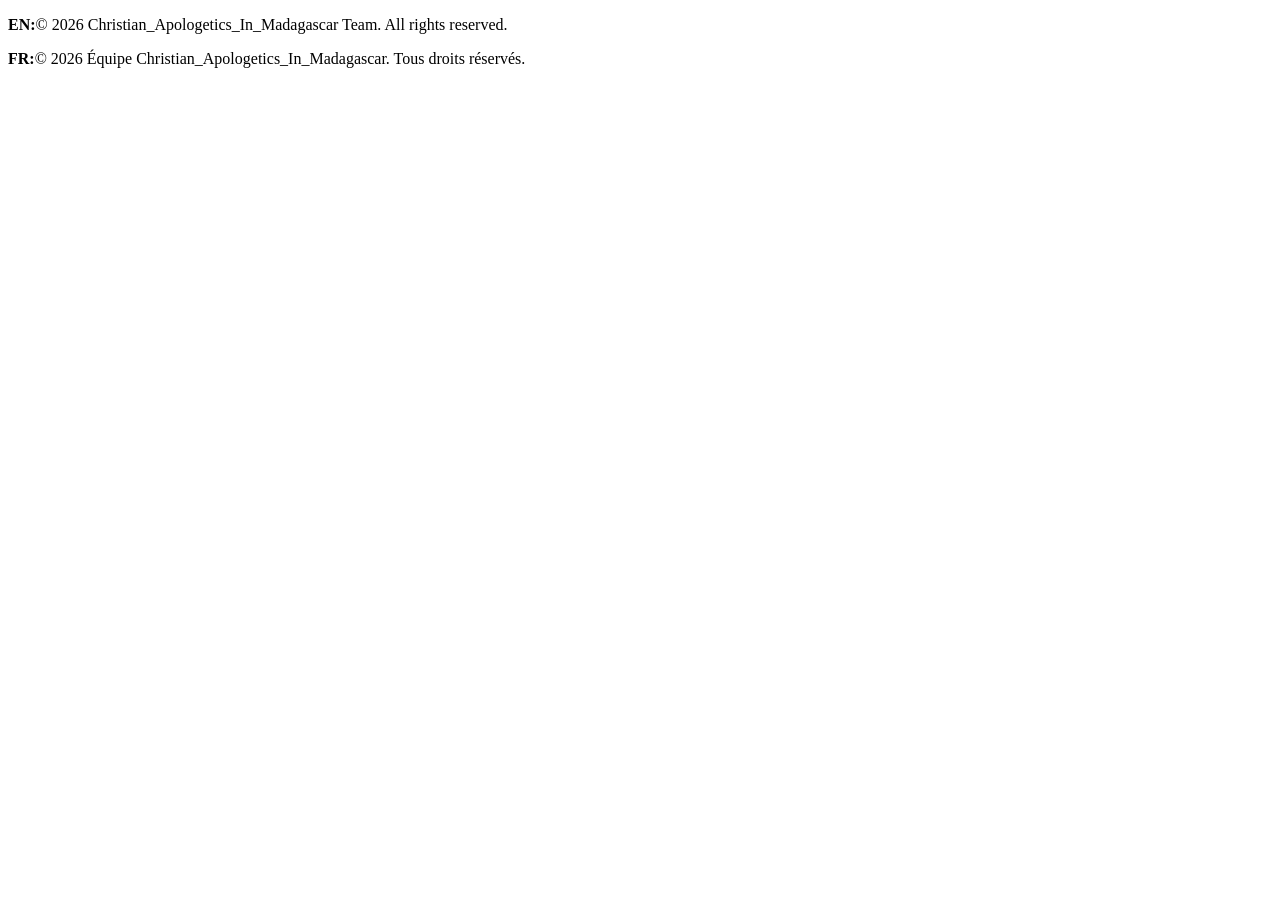
<file: includes/footer.html>
<!DOCTYPE html>
<meta name="viewport" content="width=device-width, initial-scale=1.0">
<footer class="site-footer">
  <p><strong>EN:</strong>© 2026 Christian_Apologetics_In_Madagascar Team. All rights reserved.</p>
  <p><strong>FR:</strong>© 2026 Équipe Christian_Apologetics_In_Madagascar. Tous droits réservés.</p>
</footer>
</file>
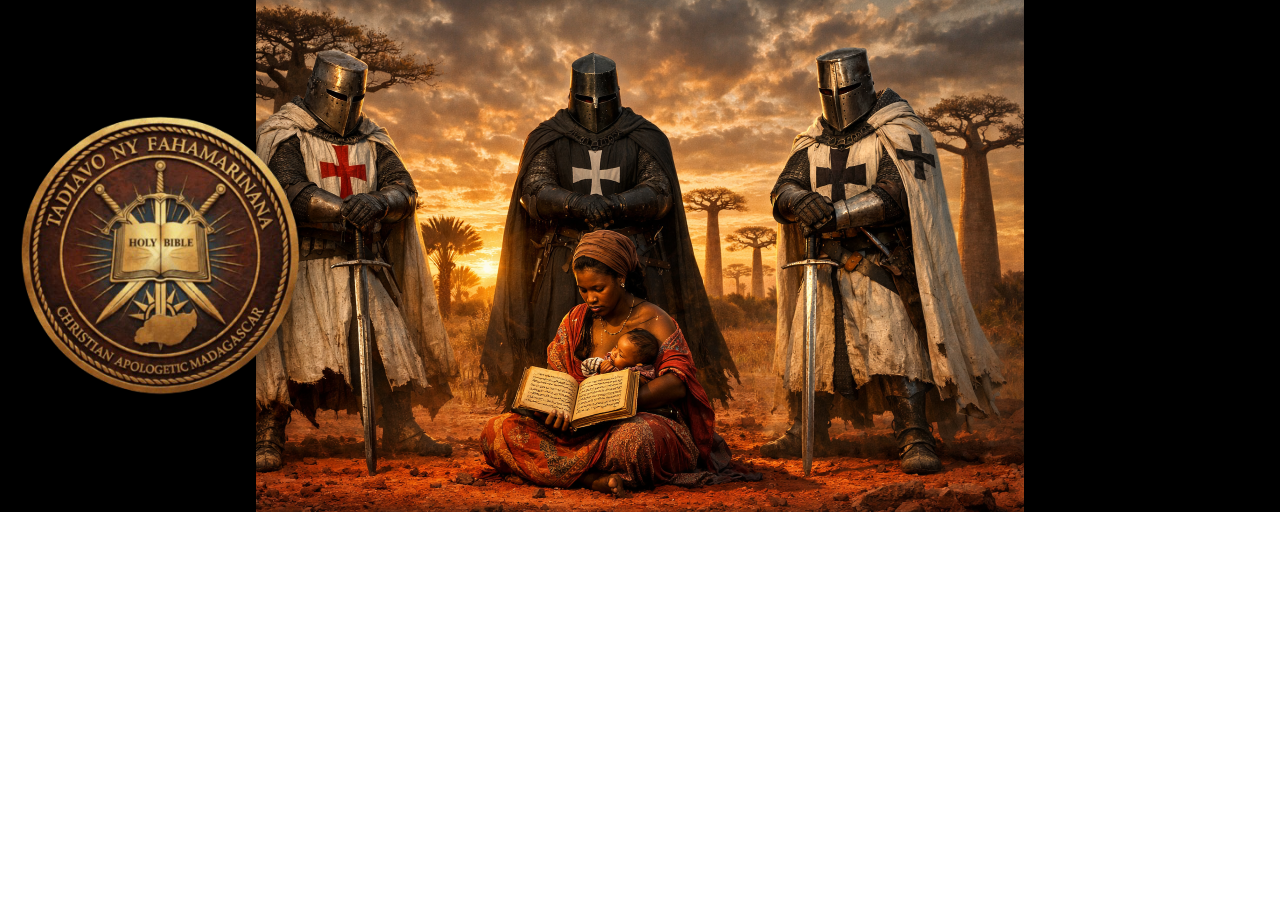
<file: includes/header.html>
<!DOCTYPE html>
<!-- includes/header.html -->
<meta name="viewport" content="width=device-width, initial-scale=1.0">
<link rel="stylesheet" href="/assets/css/accueil.css">
<header class="site-header">
  <div class="header-container">
    
    <div class="logo-overlay"> 
      <img src="/assets/medias/accueil/img/logo-site320-320.png" alt="Logo">
    </div>

    <div class="banner">
      <img src="/assets/medias/accueil/img/site_banner1536px-1024px_3.0.png" alt="Bannière">
    </div>

  </div>
</header>
</file>
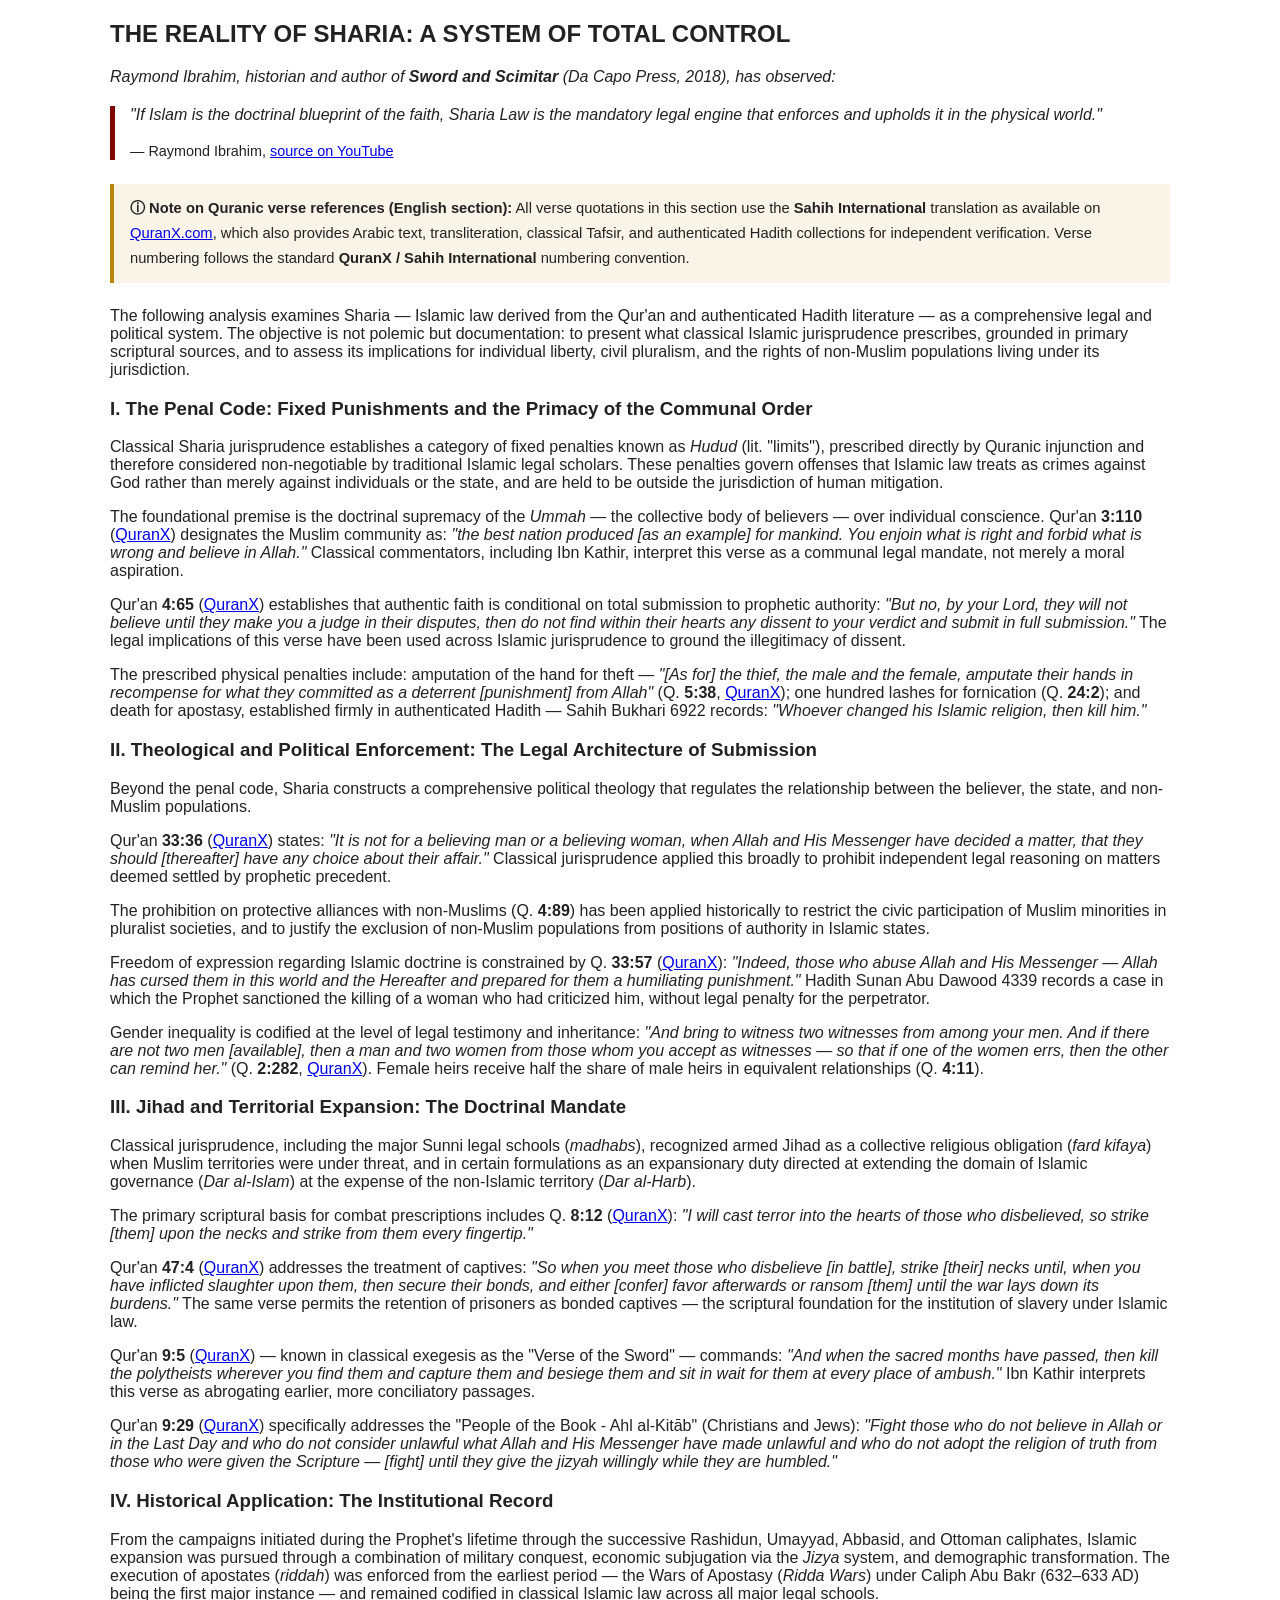
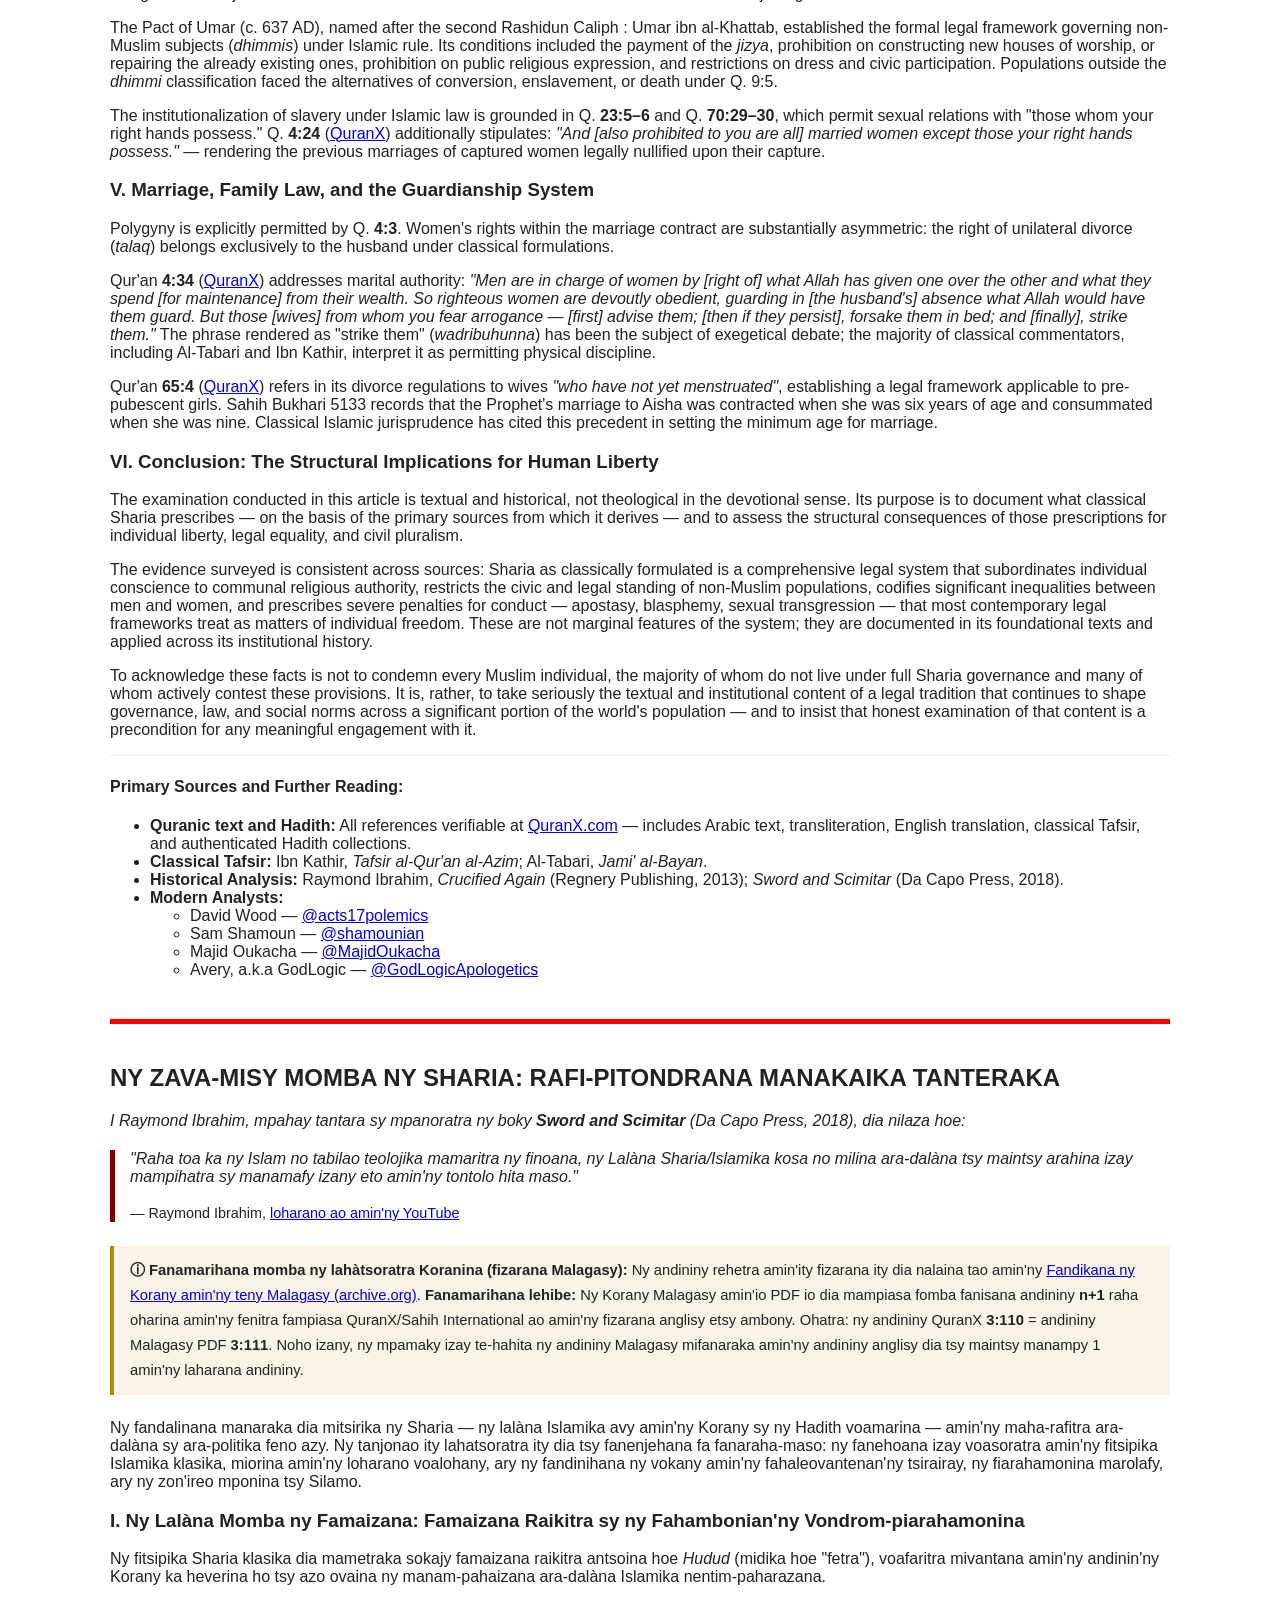
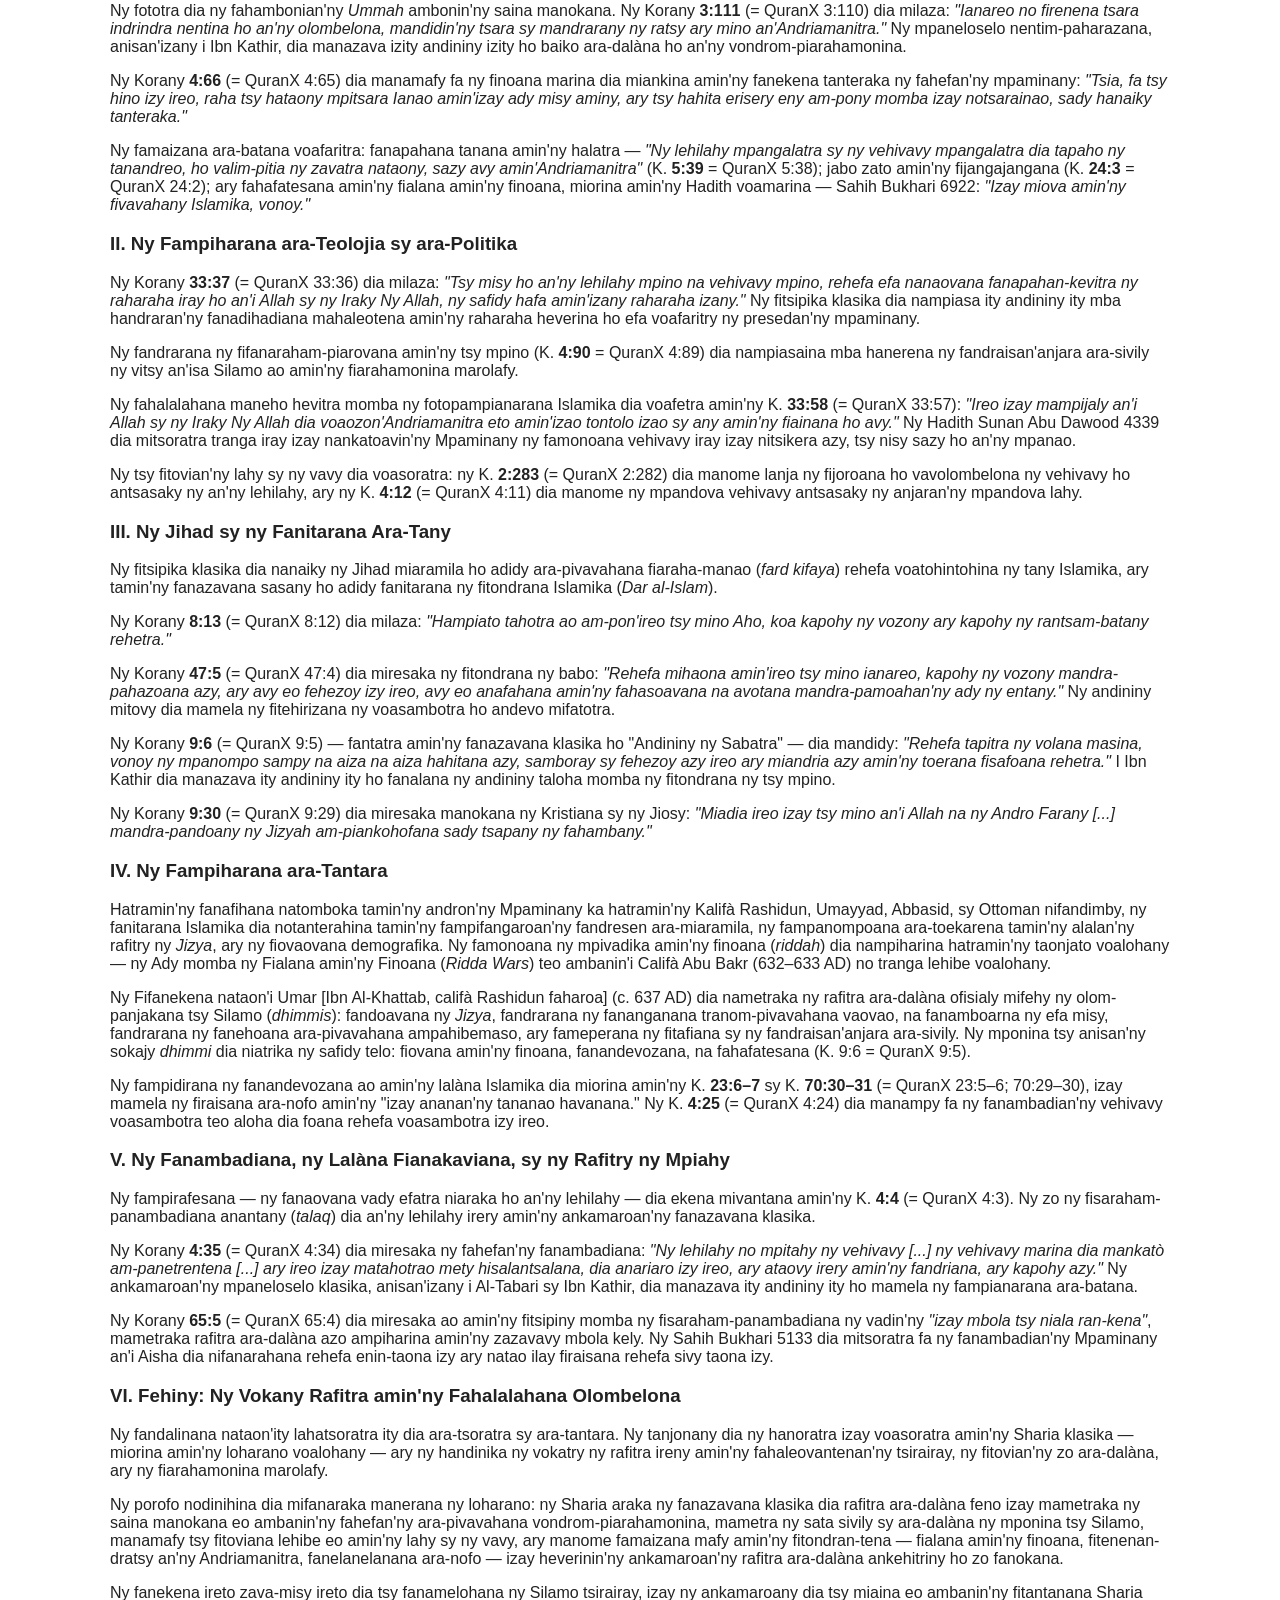
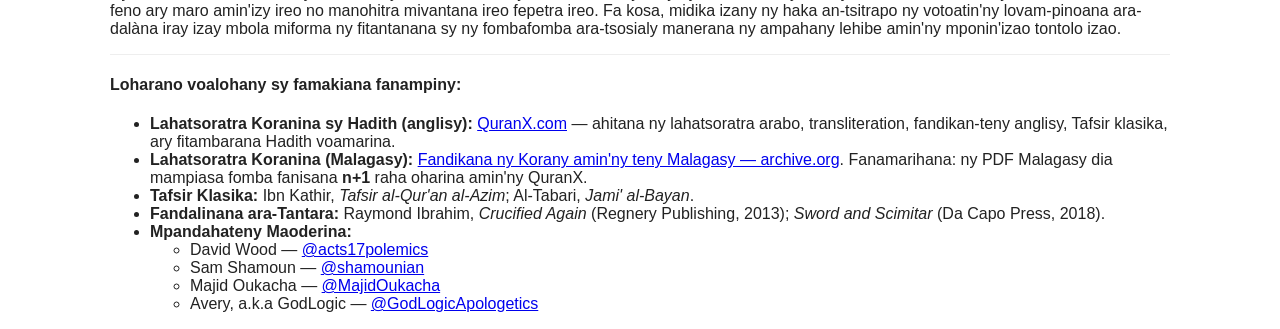
<file: assets/pages/articles/Art1-TsyHoAnkafizinaoNyFiainanaAmbanyFahefanaIslamika.html>
<!DOCTYPE html>
<head>
    <meta charset="utf-8">
    <title>Liste des articles</title>
    <meta name="viewport" content="width=device-width, initial-scale=1.0">
    <link rel="stylesheet" href="/assets/css/main.css">
    <link rel="stylesheet" href="/assets/css/articles.css">
</head>
<main>

    <section class="english-content">

        <h2>THE REALITY OF SHARIA: A SYSTEM OF TOTAL CONTROL</h2>

        <p>
            <em>Raymond Ibrahim, historian and author of <strong>Sword and Scimitar</strong> (Da Capo Press, 2018), has observed:</em>
        </p>

        <blockquote style="font-style: italic; border-left: 5px solid #800000; padding-left: 15px; margin: 20px 0;">
            "If Islam is the doctrinal blueprint of the faith, Sharia Law is the mandatory legal engine that enforces and upholds it in the physical world."
            <br><br>
            <cite style="font-style: normal; font-size: 0.9rem;">— Raymond Ibrahim, <a href="https://youtu.be/jBjtnZssKgE">source on YouTube</a></cite>
        </blockquote>

        <div style="background: #f9f3e8; border-left: 4px solid #b8860b; padding: 12px 16px; margin: 24px 0; font-size: 0.92rem; line-height: 1.7;">
            <strong>&#9432; Note on Quranic verse references (English section):</strong> All verse quotations in this section use the <strong>Sahih International</strong> translation as available on
            <a href="https://quranx.com/" target="_blank">QuranX.com</a>, which also provides Arabic text, transliteration, classical Tafsir, and authenticated Hadith collections for independent verification.
            Verse numbering follows the standard <strong>QuranX / Sahih International</strong> numbering convention.
        </div>

        <p>
            The following analysis examines Sharia — Islamic law derived from the Qur'an and authenticated
            Hadith literature — as a comprehensive legal and political system. The objective is not polemic
            but documentation: to present what classical Islamic jurisprudence prescribes, grounded in
            primary scriptural sources, and to assess its implications for individual liberty, civil
            pluralism, and the rights of non-Muslim populations living under its jurisdiction.
        </p>

        <h3>I. The Penal Code: Fixed Punishments and the Primacy of the Communal Order</h3>
        <p>
            Classical Sharia jurisprudence establishes a category of fixed penalties known as
            <em>Hudud</em> (lit. "limits"), prescribed directly by Quranic injunction and therefore
            considered non-negotiable by traditional Islamic legal scholars. These penalties govern
            offenses that Islamic law treats as crimes against God rather than merely against individuals
            or the state, and are held to be outside the jurisdiction of human mitigation.
        </p>
        <p>
            The foundational premise is the doctrinal supremacy of the <em>Ummah</em> — the collective
            body of believers — over individual conscience. Qur'an <strong>3:110</strong>
            (<a href="https://quranx.com/3.110" target="_blank">QuranX</a>) designates the Muslim community
            as: <em>"the best nation produced [as an example] for mankind. You enjoin what is right and
            forbid what is wrong and believe in Allah."</em> Classical commentators, including Ibn Kathir,
            interpret this verse as a communal legal mandate, not merely a moral aspiration.
        </p>
        <p>
            Qur'an <strong>4:65</strong> (<a href="https://quranx.com/4.65" target="_blank">QuranX</a>)
            establishes that authentic faith is conditional on total submission to prophetic authority:
            <em>"But no, by your Lord, they will not believe until they make you a judge in their disputes,
            then do not find within their hearts any dissent to your verdict and submit in full submission."</em>
            The legal implications of this verse have been used across Islamic jurisprudence to ground
            the illegitimacy of dissent.
        </p>
        <p>
            The prescribed physical penalties include: amputation of the hand for theft —
            <em>"[As for] the thief, the male and the female, amputate their hands in recompense for
            what they committed as a deterrent [punishment] from Allah"</em>
            (Q. <strong>5:38</strong>, <a href="https://quranx.com/5.38" target="_blank">QuranX</a>);
            one hundred lashes for fornication (Q. <strong>24:2</strong>); and death for apostasy,
            established firmly in authenticated Hadith — Sahih Bukhari 6922 records:
            <em>"Whoever changed his Islamic religion, then kill him."</em>
        </p>

        <h3>II. Theological and Political Enforcement: The Legal Architecture of Submission</h3>
        <p>
            Beyond the penal code, Sharia constructs a comprehensive political theology that regulates
            the relationship between the believer, the state, and non-Muslim populations.
        </p>
        <p>
            Qur'an <strong>33:36</strong> (<a href="https://quranx.com/33.36" target="_blank">QuranX</a>)
            states: <em>"It is not for a believing man or a believing woman, when Allah and His Messenger
            have decided a matter, that they should [thereafter] have any choice about their affair."</em>
            Classical jurisprudence applied this broadly to prohibit independent legal reasoning on matters
            deemed settled by prophetic precedent.
        </p>
        <p>
            The prohibition on protective alliances with non-Muslims (Q. <strong>4:89</strong>) has been
            applied historically to restrict the civic participation of Muslim minorities in pluralist
            societies, and to justify the exclusion of non-Muslim populations from positions of authority
            in Islamic states.
        </p>
        <p>
            Freedom of expression regarding Islamic doctrine is constrained by Q. <strong>33:57</strong>
            (<a href="https://quranx.com/33.57" target="_blank">QuranX</a>):
            <em>"Indeed, those who abuse Allah and His Messenger — Allah has cursed them in this world
            and the Hereafter and prepared for them a humiliating punishment."</em>
            Hadith Sunan Abu Dawood 4339 records a case in which the Prophet sanctioned the killing
            of a woman who had criticized him, without legal penalty for the perpetrator.
        </p>
        <p>
            Gender inequality is codified at the level of legal testimony and inheritance:
            <em>"And bring to witness two witnesses from among your men. And if there are not two men
            [available], then a man and two women from those whom you accept as witnesses — so that
            if one of the women errs, then the other can remind her."</em>
            (Q. <strong>2:282</strong>, <a href="https://quranx.com/2.282" target="_blank">QuranX</a>).
            Female heirs receive half the share of male heirs in equivalent relationships (Q. <strong>4:11</strong>).
        </p>

        <h3>III. Jihad and Territorial Expansion: The Doctrinal Mandate</h3>
        <p>
            Classical jurisprudence, including the major Sunni legal schools (<em>madhabs</em>),
            recognized armed Jihad as a collective religious obligation (<em>fard kifaya</em>) when
            Muslim territories were under threat, and in certain formulations as an expansionary duty
            directed at extending the domain of Islamic governance (<em>Dar al-Islam</em>) at the
            expense of the non-Islamic territory (<em>Dar al-Harb</em>).
        </p>
        <p>
            The primary scriptural basis for combat prescriptions includes Q. <strong>8:12</strong>
            (<a href="https://quranx.com/8.12" target="_blank">QuranX</a>):
            <em>"I will cast terror into the hearts of those who disbelieved, so strike [them] upon
            the necks and strike from them every fingertip."</em>
        </p>
        <p>
            Qur'an <strong>47:4</strong> (<a href="https://quranx.com/47.4" target="_blank">QuranX</a>)
            addresses the treatment of captives:
            <em>"So when you meet those who disbelieve [in battle], strike [their] necks until, when
            you have inflicted slaughter upon them, then secure their bonds, and either [confer] favor
            afterwards or ransom [them] until the war lays down its burdens."</em>
            The same verse permits the retention of prisoners as bonded captives — the scriptural
            foundation for the institution of slavery under Islamic law.
        </p>
        <p>
            Qur'an <strong>9:5</strong> (<a href="https://quranx.com/9.5" target="_blank">QuranX</a>) —
            known in classical exegesis as the "Verse of the Sword" — commands:
            <em>"And when the sacred months have passed, then kill the polytheists wherever you find
            them and capture them and besiege them and sit in wait for them at every place of ambush."</em>
            Ibn Kathir interprets this verse as abrogating earlier, more conciliatory passages.
        </p>
        <p>
            Qur'an <strong>9:29</strong> (<a href="https://quranx.com/9.29" target="_blank">QuranX</a>)
            specifically addresses the "People of the Book - Ahl al-Kitāb" (Christians and Jews):
            <em>"Fight those who do not believe in Allah or in the Last Day and who do not consider
            unlawful what Allah and His Messenger have made unlawful and who do not adopt the religion
            of truth from those who were given the Scripture — [fight] until they give the jizyah
            willingly while they are humbled."</em>
        </p>

        <h3>IV. Historical Application: The Institutional Record</h3>
        <p>
            From the campaigns initiated during the Prophet's lifetime through the successive Rashidun, 
            Umayyad, Abbasid, and Ottoman caliphates, Islamic expansion was pursued through a combination of
            military conquest, economic subjugation via the <em>Jizya</em> system, and demographic
            transformation. The execution of apostates (<em>riddah</em>) was enforced from the earliest
            period — the Wars of Apostasy (<em>Ridda Wars</em>) under Caliph Abu Bakr (632–633 AD)
            being the first major instance — and remained codified in classical Islamic law across all
            major legal schools.
        </p>
        <p>
            The Pact of Umar (c. 637 AD), named after the second Rashidun Caliph : Umar ibn al-Khattab,
            established the formal legal framework governing non-Muslim subjects (<em>dhimmis</em>) 
            under Islamic rule. Its conditions included the payment of the <em>jizya</em>, 
            prohibition on constructing new houses of worship, or repairing the already existing ones,
            prohibition on public religious expression, and restrictions on dress and civic participation. 
            Populations outside the <em>dhimmi</em> classification faced the alternatives of conversion, enslavement, 
            or death under Q. 9:5.
        </p>
        <p>
            The institutionalization of slavery under Islamic law is grounded in Q. <strong>23:5–6</strong>
            and Q. <strong>70:29–30</strong>, which permit sexual relations with "those whom your right
            hands possess." Q. <strong>4:24</strong>
            (<a href="https://quranx.com/4.24" target="_blank">QuranX</a>) additionally stipulates:
            <em>"And [also prohibited to you are all] married women except those your right hands possess."</em>
            — rendering the previous marriages of captured women legally nullified upon their capture.
        </p>

        <h3>V. Marriage, Family Law, and the Guardianship System</h3>
        <p>
            Polygyny is explicitly permitted by Q. <strong>4:3</strong>. Women's rights within the
            marriage contract are substantially asymmetric: the right of unilateral divorce
            (<em>talaq</em>) belongs exclusively to the husband under classical formulations.
        </p>
        <p>
            Qur'an <strong>4:34</strong> (<a href="https://quranx.com/4.34" target="_blank">QuranX</a>)
            addresses marital authority:
            <em>"Men are in charge of women by [right of] what Allah has given one over the other
            and what they spend [for maintenance] from their wealth. So righteous women are devoutly
            obedient, guarding in [the husband's] absence what Allah would have them guard.
            But those [wives] from whom you fear arrogance — [first] advise them; [then if they
            persist], forsake them in bed; and [finally], strike them."</em>
            The phrase rendered as "strike them" (<em>wadribuhunna</em>) has been the subject of
            exegetical debate; the majority of classical commentators, including Al-Tabari and
            Ibn Kathir, interpret it as permitting physical discipline.
        </p>
        <p>
            Qur'an <strong>65:4</strong> (<a href="https://quranx.com/65.4" target="_blank">QuranX</a>)
            refers in its divorce regulations to wives <em>"who have not yet menstruated"</em>,
            establishing a legal framework applicable to pre-pubescent girls. Sahih Bukhari 5133
            records that the Prophet's marriage to Aisha was contracted when she was six years of
            age and consummated when she was nine. Classical Islamic jurisprudence has cited this
            precedent in setting the minimum age for marriage.
        </p>

        <h3>VI. Conclusion: The Structural Implications for Human Liberty</h3>
        <p>
            The examination conducted in this article is textual and historical, not theological in
            the devotional sense. Its purpose is to document what classical Sharia prescribes — on
            the basis of the primary sources from which it derives — and to assess the structural
            consequences of those prescriptions for individual liberty, legal equality, and civil pluralism.
        </p>
        <p>
            The evidence surveyed is consistent across sources: Sharia as classically formulated
            is a comprehensive legal system that subordinates individual conscience to communal
            religious authority, restricts the civic and legal standing of non-Muslim populations,
            codifies significant inequalities between men and women, and prescribes severe penalties
            for conduct — apostasy, blasphemy, sexual transgression — that most contemporary legal
            frameworks treat as matters of individual freedom. These are not marginal features of
            the system; they are documented in its foundational texts and applied across its
            institutional history.
        </p>
        <p>
            To acknowledge these facts is not to condemn every Muslim individual, the majority of
            whom do not live under full Sharia governance and many of whom actively contest these
            provisions. It is, rather, to take seriously the textual and institutional content of
            a legal tradition that continues to shape governance, law, and social norms across a
            significant portion of the world's population — and to insist that honest examination
            of that content is a precondition for any meaningful engagement with it.
        </p>

        <hr>

        <div class="reference-section">
            <h4>Primary Sources and Further Reading:</h4>
            <ul>
                <li><strong>Quranic text and Hadith:</strong> All references verifiable at <a href="https://quranx.com/" target="_blank">QuranX.com</a> — includes Arabic text, transliteration, English translation, classical Tafsir, and authenticated Hadith collections.</li>
                <li><strong>Classical Tafsir:</strong> Ibn Kathir, <em>Tafsir al-Qur'an al-Azim</em>; Al-Tabari, <em>Jami' al-Bayan</em>.</li>
                <li><strong>Historical Analysis:</strong> Raymond Ibrahim, <em>Crucified Again</em> (Regnery Publishing, 2013); <em>Sword and Scimitar</em> (Da Capo Press, 2018).</li>
                <li><strong>Modern Analysts:</strong>
                    <ul>
                        <li>David Wood — <a href="https://www.youtube.com/@acts17polemics" target="_blank">@acts17polemics</a></li>
                        <li>Sam Shamoun — <a href="https://www.youtube.com/@shamounian" target="_blank">@shamounian</a></li>
                        <li>Majid Oukacha — <a href="https://www.youtube.com/@MajidOukacha" target="_blank">@MajidOukacha</a></li>
                        <li>Avery, a.k.a GodLogic — <a href="https://www.youtube.com/@GodLogicApologetics" target="_blank">@GodLogicApologetics</a></li>
                    </ul>
                </li>
            </ul>
        </div>

    </section>

    <hr class="language-separator">

    <section class="malagasy-content">

        <h2>NY ZAVA-MISY MOMBA NY SHARIA: RAFI-PITONDRANA MANAKAIKA TANTERAKA</h2>

        <p>
            <em>I Raymond Ibrahim, mpahay tantara sy mpanoratra ny boky <strong>Sword and Scimitar</strong> (Da Capo Press, 2018), dia nilaza hoe:</em>
        </p>

        <blockquote style="font-style: italic; border-left: 5px solid #800000; padding-left: 15px; margin: 20px 0;">
            "Raha toa ka ny Islam no tabilao teolojika mamaritra ny finoana, ny Lalàna Sharia/Islamika kosa no milina ara-dalàna tsy maintsy arahina izay mampihatra sy manamafy izany eto amin'ny tontolo hita maso."
            <br><br>
            <cite style="font-style: normal; font-size: 0.9rem;">— Raymond Ibrahim, <a href="https://youtu.be/jBjtnZssKgE" target="_blank">loharano ao amin'ny YouTube</a></cite>
        </blockquote>

        <div style="background: #f9f3e8; border-left: 4px solid #b8860b; padding: 12px 16px; margin: 24px 0; font-size: 0.92rem; line-height: 1.7;">
            <strong>&#9432; Fanamarihana momba ny lahàtsoratra Koranina (fizarana Malagasy):</strong>
            Ny andininy rehetra amin'ity fizarana ity dia nalaina tao amin'ny
            <a href="https://dn710102.ca.archive.org/0/items/holy-quran-translation-in-malagasy-juz-amma_202101/Holy%20Quran%20Translation%20In%20Malagasy%20Language.pdf" target="_blank">Fandikana ny Korany amin'ny teny Malagasy (archive.org)</a>.
            <strong>Fanamarihana lehibe:</strong> Ny Korany Malagasy amin'io PDF io dia mampiasa fomba fanisana andininy <strong>n+1</strong> raha oharina amin'ny fenitra fampiasa QuranX/Sahih International ao amin'ny fizarana anglisy etsy ambony.
            Ohatra: ny andininy QuranX <strong>3:110</strong> = andininy Malagasy PDF <strong>3:111</strong>.
            Noho izany, ny mpamaky izay te-hahita ny andininy Malagasy mifanaraka amin'ny andininy anglisy dia tsy maintsy manampy 1 amin'ny laharana andininy.
        </div>

        <p>
            Ny fandalinana manaraka dia mitsirika ny Sharia — ny lalàna Islamika avy amin'ny Korany sy ny Hadith voamarina — amin'ny maha-rafitra ara-dalàna sy ara-politika feno azy. Ny tanjonao ity lahatsoratra ity dia tsy fanenjehana fa fanaraha-maso: ny fanehoana izay voasoratra amin'ny fitsipika Islamika klasika, miorina amin'ny loharano voalohany, ary ny fandinihana ny vokany amin'ny fahaleovantenan'ny tsirairay, ny fiarahamonina marolafy, ary ny zon'ireo mponina tsy Silamo.
        </p>

        <h3>I. Ny Lalàna Momba ny Famaizana: Famaizana Raikitra sy ny Fahambonian'ny Vondrom-piarahamonina</h3>
        <p>
            Ny fitsipika Sharia klasika dia mametraka sokajy famaizana raikitra antsoina hoe <em>Hudud</em>
            (midika hoe "fetra"), voafaritra mivantana amin'ny andinin'ny Korany ka heverina ho tsy azo
            ovaina ny manam-pahaizana ara-dalàna Islamika nentim-paharazana.
        </p>
        <p>
            Ny fototra dia ny fahambonian'ny <em>Ummah</em> ambonin'ny saina manokana.
            Ny Korany <strong>3:111</strong> (= QuranX 3:110) dia milaza:
            <em>"Ianareo no firenena tsara indrindra nentina ho an'ny olombelona, mandidin'ny tsara sy
            mandrarany ny ratsy ary mino an'Andriamanitra."</em>
            Ny mpaneloselo nentim-paharazana, anisan'izany i Ibn Kathir, dia manazava izity andininy
            izity ho baiko ara-dalàna ho an'ny vondrom-piarahamonina.
        </p>
        <p>
            Ny Korany <strong>4:66</strong> (= QuranX 4:65) dia manamafy fa ny finoana marina dia
            miankina amin'ny fanekena tanteraka ny fahefan'ny mpaminany:
            <em>"Tsia, fa tsy hino izy ireo, raha tsy hataony mpitsara Ianao amin'izay ady misy
            aminy, ary tsy hahita erisery eny am-pony momba izay notsarainao, sady hanaiky tanteraka."</em>
        </p>
        <p>
            Ny famaizana ara-batana voafaritra: fanapahana tanana amin'ny halatra —
            <em>"Ny lehilahy mpangalatra sy ny vehivavy mpangalatra dia tapaho ny tanandreo,
            ho valim-pitia ny zavatra nataony, sazy avy amin'Andriamanitra"</em>
            (K. <strong>5:39</strong> = QuranX 5:38);
            jabo zato amin'ny fijangajangana (K. <strong>24:3</strong> = QuranX 24:2);
            ary fahafatesana amin'ny fialana amin'ny finoana, miorina amin'ny Hadith voamarina —
            Sahih Bukhari 6922: <em>"Izay miova amin'ny fivavahany Islamika, vonoy."</em>
        </p>

        <h3>II. Ny Fampiharana ara-Teolojia sy ara-Politika</h3>
        <p>
            Ny Korany <strong>33:37</strong> (= QuranX 33:36) dia milaza:
            <em>"Tsy misy ho an'ny lehilahy mpino na vehivavy mpino, rehefa efa nanaovana
            fanapahan-kevitra ny raharaha iray ho an'i Allah sy ny Iraky Ny Allah, ny safidy
            hafa amin'izany raharaha izany."</em>
            Ny fitsipika klasika dia nampiasa ity andininy ity mba handraran'ny fanadihadiana
            mahaleotena amin'ny raharaha heverina ho efa voafaritry ny presedan'ny mpaminany.
        </p>
        <p>
            Ny fandrarana ny fifanaraham-piarovana amin'ny tsy mpino (K. <strong>4:90</strong> = QuranX 4:89)
            dia nampiasaina mba hanerena ny fandraisan'anjara ara-sivily ny vitsy an'isa Silamo
            ao amin'ny fiarahamonina marolafy.
        </p>
        <p>
            Ny fahalalahana maneho hevitra momba ny fotopampianarana Islamika dia voafetra amin'ny
            K. <strong>33:58</strong> (= QuranX 33:57):
            <em>"Ireo izay mampijaly an'i Allah sy ny Iraky Ny Allah dia voaozon'Andriamanitra
            eto amin'izao tontolo izao sy any amin'ny fiainana ho avy."</em>
            Ny Hadith Sunan Abu Dawood 4339 dia mitsoratra tranga iray izay nankatoavin'ny Mpaminany
            ny famonoana vehivavy iray izay nitsikera azy, tsy nisy sazy ho an'ny mpanao.
        </p>
        <p>
            Ny tsy fitovian'ny lahy sy ny vavy dia voasoratra: ny K. <strong>2:283</strong>
            (= QuranX 2:282) dia manome lanja ny fijoroana ho vavolombelona ny vehivavy ho antsasaky
            ny an'ny lehilahy, ary ny K. <strong>4:12</strong> (= QuranX 4:11) dia manome ny mpandova
            vehivavy antsasaky ny anjaran'ny mpandova lahy.
        </p>

        <h3>III. Ny Jihad sy ny Fanitarana Ara-Tany</h3>
        <p>
            Ny fitsipika klasika dia nanaiky ny Jihad miaramila ho adidy ara-pivavahana fiaraha-manao
            (<em>fard kifaya</em>) rehefa voatohintohina ny tany Islamika, ary tamin'ny fanazavana
            sasany ho adidy fanitarana ny fitondrana Islamika (<em>Dar al-Islam</em>).
        </p>
        <p>
            Ny Korany <strong>8:13</strong> (= QuranX 8:12) dia milaza:
            <em>"Hampiato tahotra ao am-pon'ireo tsy mino Aho, koa kapohy ny vozony
            ary kapohy ny rantsam-batany rehetra."</em>
        </p>
        <p>
            Ny Korany <strong>47:5</strong> (= QuranX 47:4) dia miresaka ny fitondrana ny babo:
            <em>"Rehefa mihaona amin'ireo tsy mino ianareo, kapohy ny vozony mandra-pahazoana
            azy, ary avy eo fehezoy izy ireo, avy eo anafahana amin'ny fahasoavana na avotana
            mandra-pamoahan'ny ady ny entany."</em>
            Ny andininy mitovy dia mamela ny fitehirizana ny voasambotra ho andevo mifatotra.
        </p>
        <p>
            Ny Korany <strong>9:6</strong> (= QuranX 9:5) — fantatra amin'ny fanazavana klasika
            ho "Andininy ny Sabatra" — dia mandidy:
            <em>"Rehefa tapitra ny volana masina, vonoy ny mpanompo sampy na aiza na aiza
            hahitana azy, samboray sy fehezoy azy ireo ary miandria azy amin'ny toerana
            fisafoana rehetra."</em>
            I Ibn Kathir dia manazava ity andininy ity ho fanalana ny andininy taloha momba
            ny fitondrana ny tsy mpino.
        </p>
        <p>
            Ny Korany <strong>9:30</strong> (= QuranX 9:29) dia miresaka manokana ny Kristiana
            sy ny Jiosy:
            <em>"Miadia ireo izay tsy mino an'i Allah na ny Andro Farany [...] mandra-pandoany
            ny Jizyah am-piankohofana sady tsapany ny fahambany."</em>
        </p>

        <h3>IV. Ny Fampiharana ara-Tantara</h3>
        <p>
            Hatramin'ny fanafihana natomboka tamin'ny andron'ny Mpaminany ka hatramin'ny Kalifà
            Rashidun, Umayyad, Abbasid, sy Ottoman nifandimby, ny fanitarana Islamika dia notanterahina
            tamin'ny fampifangaroan'ny fandresen ara-miaramila, ny fampanompoana ara-toekarena
            tamin'ny alalan'ny rafitry ny <em>Jizya</em>, ary ny fiovaovana demografika.
            Ny famonoana ny mpivadika amin'ny finoana (<em>riddah</em>) dia nampiharina hatramin'ny
            taonjato voalohany — ny Ady momba ny Fialana amin'ny Finoana (<em>Ridda Wars</em>)
            teo ambanin'i Califà Abu Bakr (632–633 AD) no tranga lehibe voalohany.
        </p>
        <p>
            Ny Fifanekena nataon'i Umar [Ibn Al-Khattab, califà Rashidun faharoa] (c. 637 AD) dia nametraka ny rafitra 
            ara-dalàna ofisialy mifehy ny olom-panjakana tsy Silamo (<em>dhimmis</em>): fandoavana ny <em>Jizya</em>,
            fandrarana ny fananganana tranom-pivavahana vaovao, na fanamboarna ny efa misy,
            fandrarana ny fanehoana ara-pivavahana ampahibemaso, ary fameperana ny fitafiana sy ny fandraisan'anjara ara-sivily. 
            Ny mponina tsy anisan'ny sokajy <em>dhimmi</em> dia niatrika ny safidy telo: fiovana amin'ny finoana,
            fanandevozana, na fahafatesana (K. 9:6 = QuranX 9:5).
        </p>
        <p>
            Ny fampidirana ny fanandevozana ao amin'ny lalàna Islamika dia miorina amin'ny
            K. <strong>23:6–7</strong> sy K. <strong>70:30–31</strong> (= QuranX 23:5–6; 70:29–30),
            izay mamela ny firaisana ara-nofo amin'ny "izay ananan'ny tananao havanana."
            Ny K. <strong>4:25</strong> (= QuranX 4:24) dia manampy fa ny fanambadian'ny vehivavy
            voasambotra teo aloha dia foana rehefa voasambotra izy ireo.
        </p>

        <h3>V. Ny Fanambadiana, ny Lalàna Fianakaviana, sy ny Rafitry ny Mpiahy</h3>
        <p>
            Ny fampirafesana — ny fanaovana vady efatra niaraka ho an'ny lehilahy — dia ekena
            mivantana amin'ny K. <strong>4:4</strong> (= QuranX 4:3).
            Ny zo ny fisaraham-panambadiana anantany (<em>talaq</em>) dia an'ny lehilahy irery
            amin'ny ankamaroan'ny fanazavana klasika.
        </p>
        <p>
            Ny Korany <strong>4:35</strong> (= QuranX 4:34) dia miresaka ny fahefan'ny fanambadiana:
            <em>"Ny lehilahy no mpitahy ny vehivavy [...] ny vehivavy marina dia mankatò
            am-panetrentena [...] ary ireo izay matahotrao mety hisalantsalana, dia anariaro
            izy ireo, ary ataovy irery amin'ny fandriana, ary kapohy azy."</em>
            Ny ankamaroan'ny mpaneloselo klasika, anisan'izany i Al-Tabari sy Ibn Kathir, dia
            manazava ity andininy ity ho mamela ny fampianarana ara-batana.
        </p>
        <p>
            Ny Korany <strong>65:5</strong> (= QuranX 65:4) dia miresaka ao amin'ny fitsipiny
            momba ny fisaraham-panambadiana ny vadin'ny <em>"izay mbola tsy niala ran-kena"</em>,
            mametraka rafitra ara-dalàna azo ampiharina amin'ny zazavavy mbola kely.
            Ny Sahih Bukhari 5133 dia mitsoratra fa ny fanambadian'ny Mpaminany an'i Aisha dia
            nifanarahana rehefa enin-taona izy ary natao ilay firaisana rehefa sivy taona izy.
        </p>

        <h3>VI. Fehiny: Ny Vokany Rafitra amin'ny Fahalalahana Olombelona</h3>
        <p>
            Ny fandalinana nataon'ity lahatsoratra ity dia ara-tsoratra sy ara-tantara.
            Ny tanjonany dia ny hanoratra izay voasoratra amin'ny Sharia klasika — miorina amin'ny
            loharano voalohany — ary ny handinika ny vokatry ny rafitra ireny amin'ny
            fahaleovantenan'ny tsirairay, ny fitovian'ny zo ara-dalàna, ary ny fiarahamonina marolafy.
        </p>
        <p>
            Ny porofo nodinihina dia mifanaraka manerana ny loharano: ny Sharia araka ny fanazavana
            klasika dia rafitra ara-dalàna feno izay mametraka ny saina manokana eo ambanin'ny
            fahefan'ny ara-pivavahana vondrom-piarahamonina, mametra ny sata sivily sy ara-dalàna
            ny mponina tsy Silamo, manamafy tsy fitoviana lehibe eo amin'ny lahy sy ny vavy, ary
            manome famaizana mafy amin'ny fitondran-tena — fialana amin'ny finoana, fitenenan-dratsy
            an'ny Andriamanitra, fanelanelanana ara-nofo — izay heverinin'ny ankamaroan'ny rafitra
            ara-dalàna ankehitriny ho zo fanokana.
        </p>
        <p>
            Ny fanekena ireto zava-misy ireto dia tsy fanamelohana ny Silamo tsirairay, izay ny
            ankamaroany dia tsy miaina eo ambanin'ny fitantanana Sharia feno ary maro amin'izy
            ireo no manohitra mivantana ireo fepetra ireo. Fa kosa, midika izany ny haka
            an-tsitrapo ny votoatin'ny lovam-pinoana ara-dalàna iray izay mbola miforma ny
            fitantanana sy ny fombafomba ara-tsosialy manerana ny ampahany lehibe amin'ny
            mponin'izao tontolo izao.
        </p>

        <hr>

        <div class="reference-section">
            <h4>Loharano voalohany sy famakiana fanampiny:</h4>
            <ul>
                <li><strong>Lahatsoratra Koranina sy Hadith (anglisy):</strong> <a href="https://quranx.com/" target="_blank">QuranX.com</a> — ahitana ny lahatsoratra arabo, transliteration, fandikan-teny anglisy, Tafsir klasika, ary fitambarana Hadith voamarina.</li>
                <li><strong>Lahatsoratra Koranina (Malagasy):</strong> <a href="https://dn710102.ca.archive.org/0/items/holy-quran-translation-in-malagasy-juz-amma_202101/Holy%20Quran%20Translation%20In%20Malagasy%20Language.pdf" target="_blank">Fandikana ny Korany amin'ny teny Malagasy — archive.org</a>. Fanamarihana: ny PDF Malagasy dia mampiasa fomba fanisana <strong>n+1</strong> raha oharina amin'ny QuranX.</li>
                <li><strong>Tafsir Klasika:</strong> Ibn Kathir, <em>Tafsir al-Qur'an al-Azim</em>; Al-Tabari, <em>Jami' al-Bayan</em>.</li>
                <li><strong>Fandalinana ara-Tantara:</strong> Raymond Ibrahim, <em>Crucified Again</em> (Regnery Publishing, 2013); <em>Sword and Scimitar</em> (Da Capo Press, 2018).</li>
                <li><strong>Mpandahateny Maoderina:</strong>
                    <ul>
                        <li>David Wood — <a href="https://www.youtube.com/@acts17polemics" target="_blank">@acts17polemics</a></li>
                        <li>Sam Shamoun — <a href="https://www.youtube.com/@shamounian" target="_blank">@shamounian</a></li>
                        <li>Majid Oukacha — <a href="https://www.youtube.com/@MajidOukacha" target="_blank">@MajidOukacha</a></li>
                        <li>Avery, a.k.a GodLogic — <a href="https://www.youtube.com/@GodLogicApologetics" target="_blank">@GodLogicApologetics</a></li>
                    </ul>
                </li>
            </ul>
        </div>

    </section>

</main>
<footer id="site-footer"></footer>
</file>
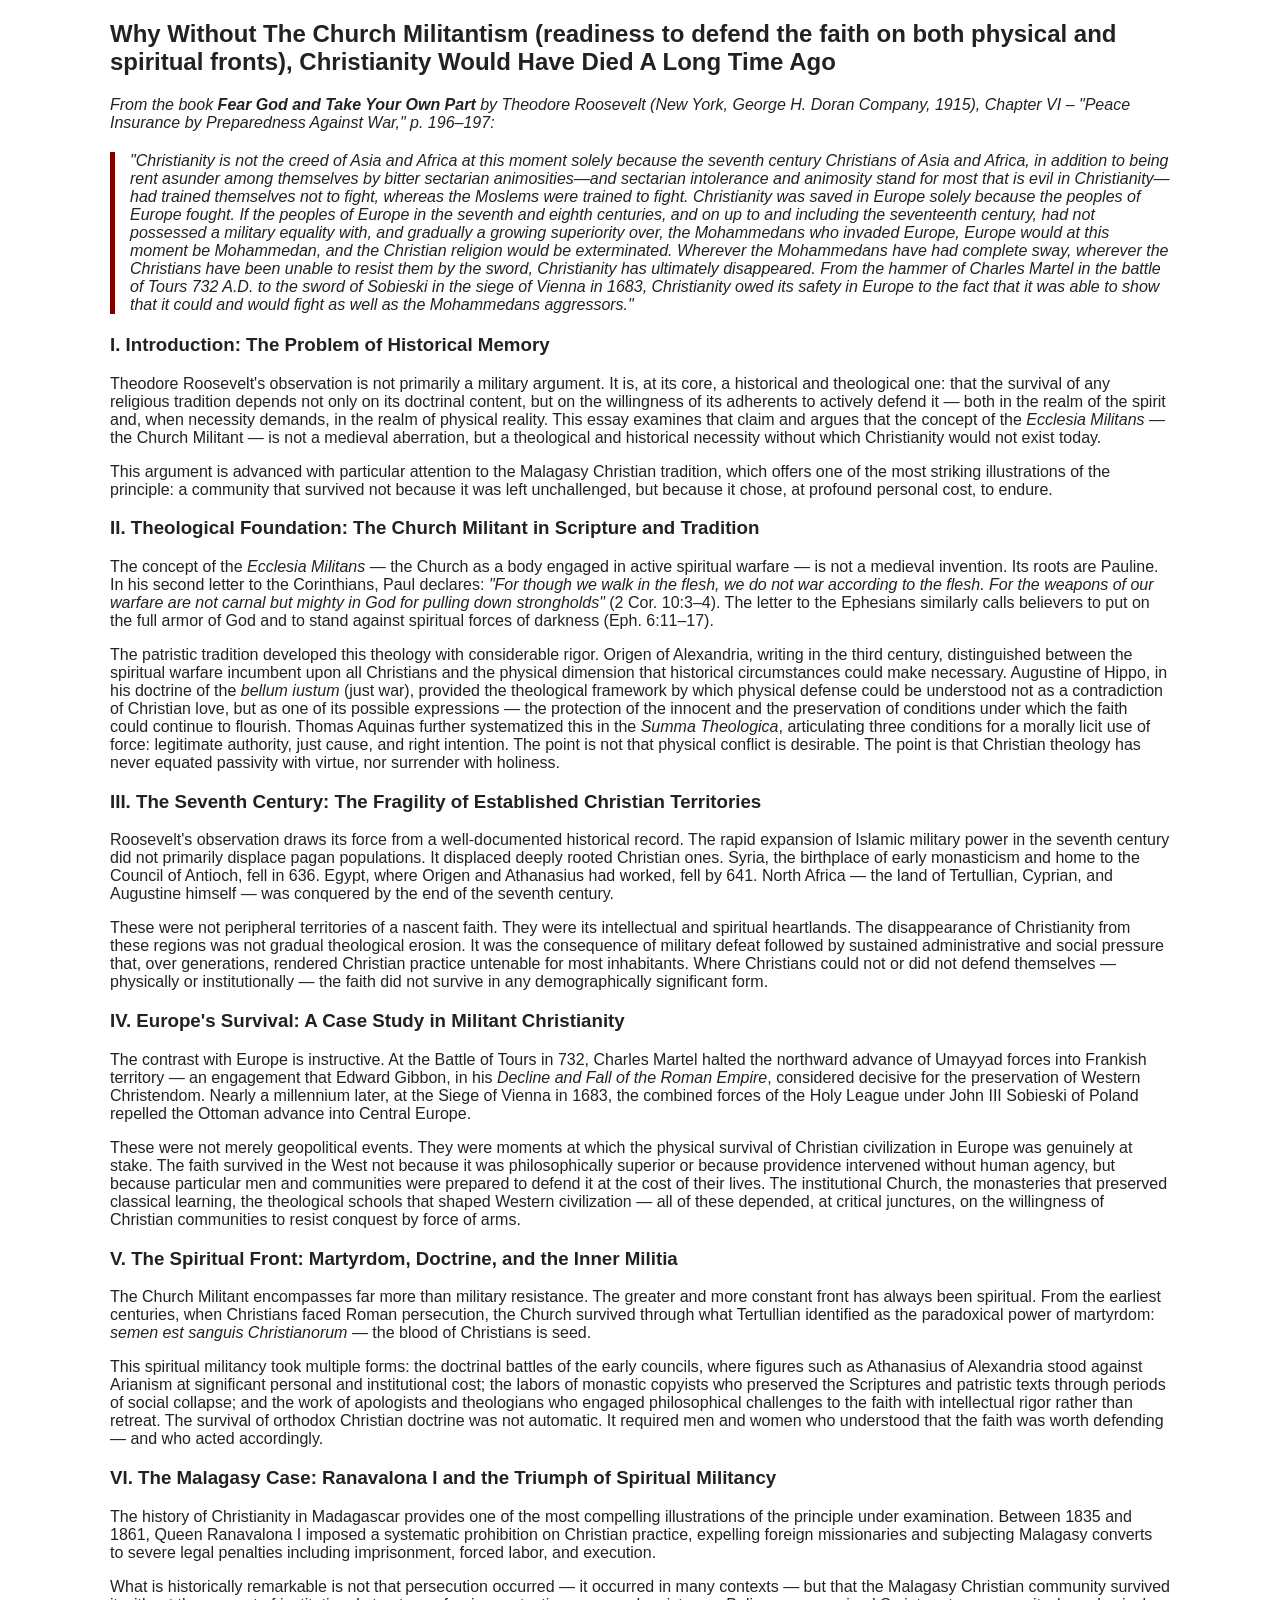
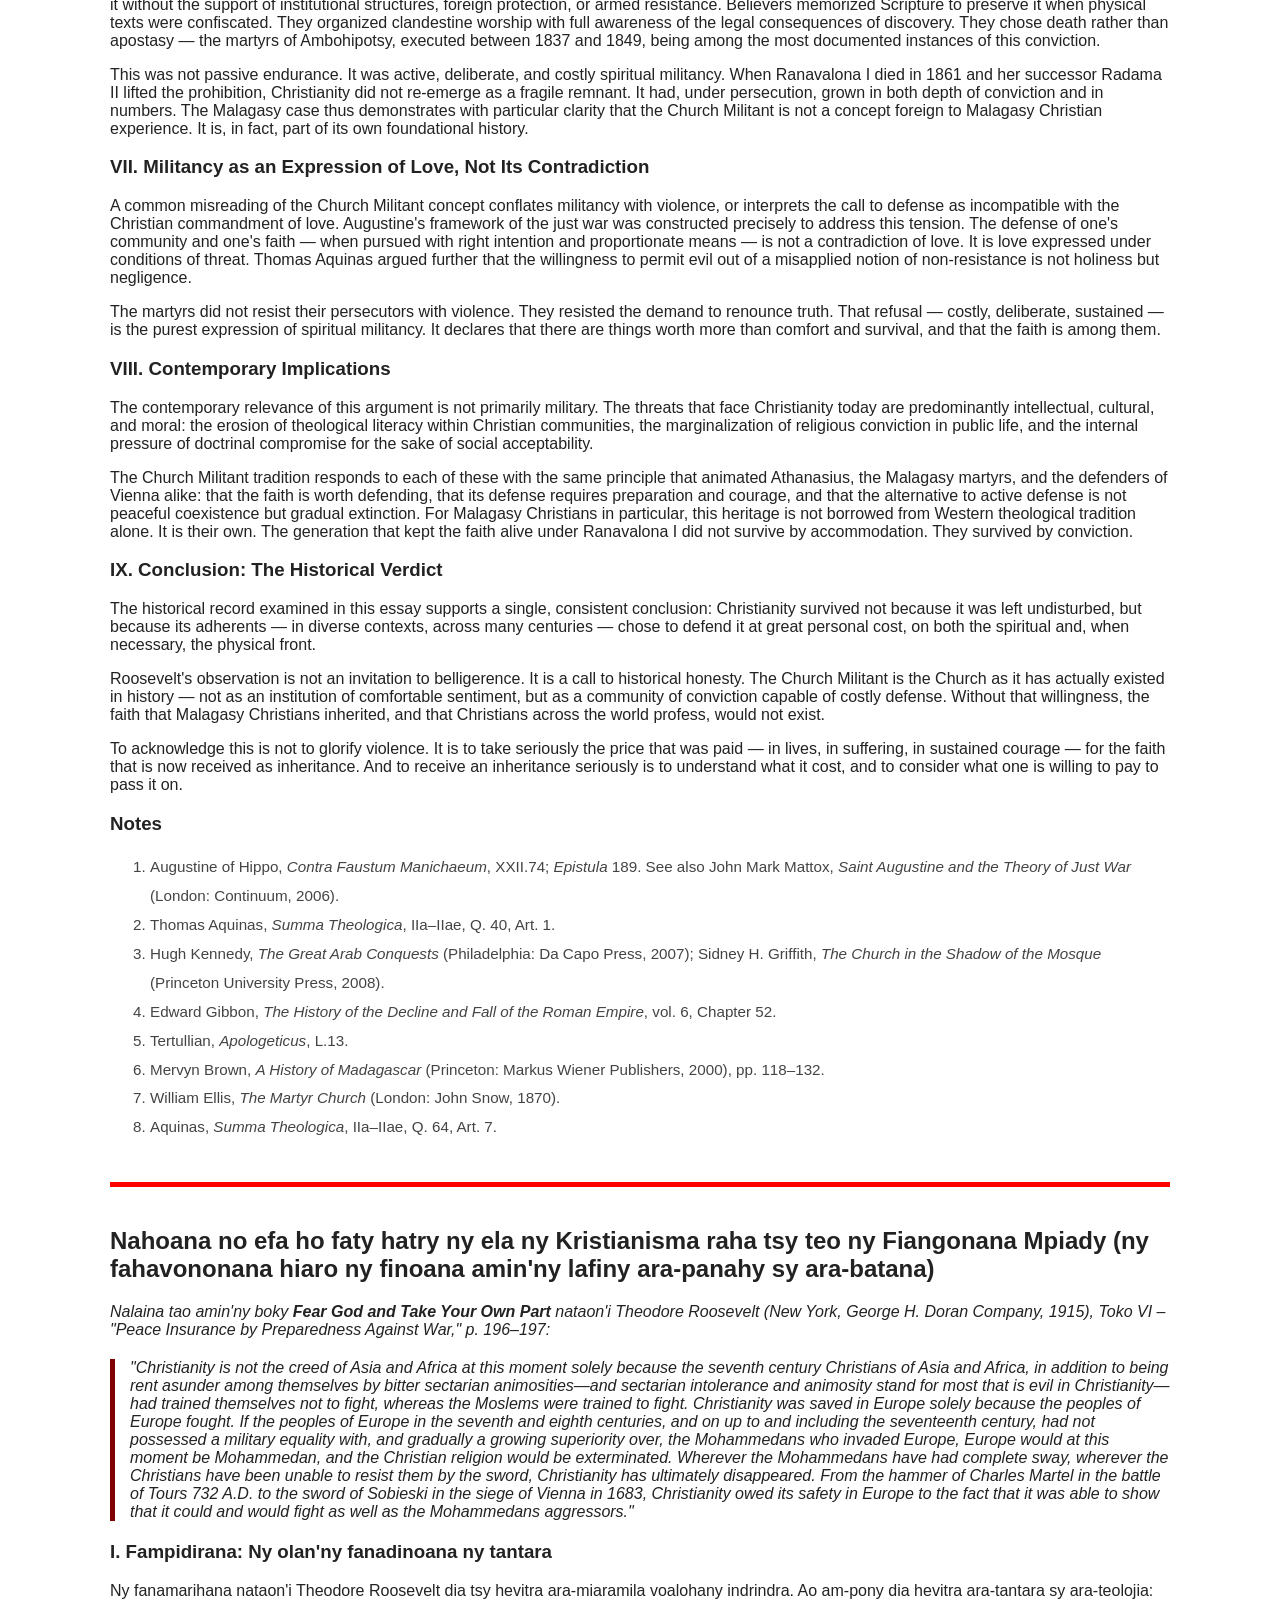
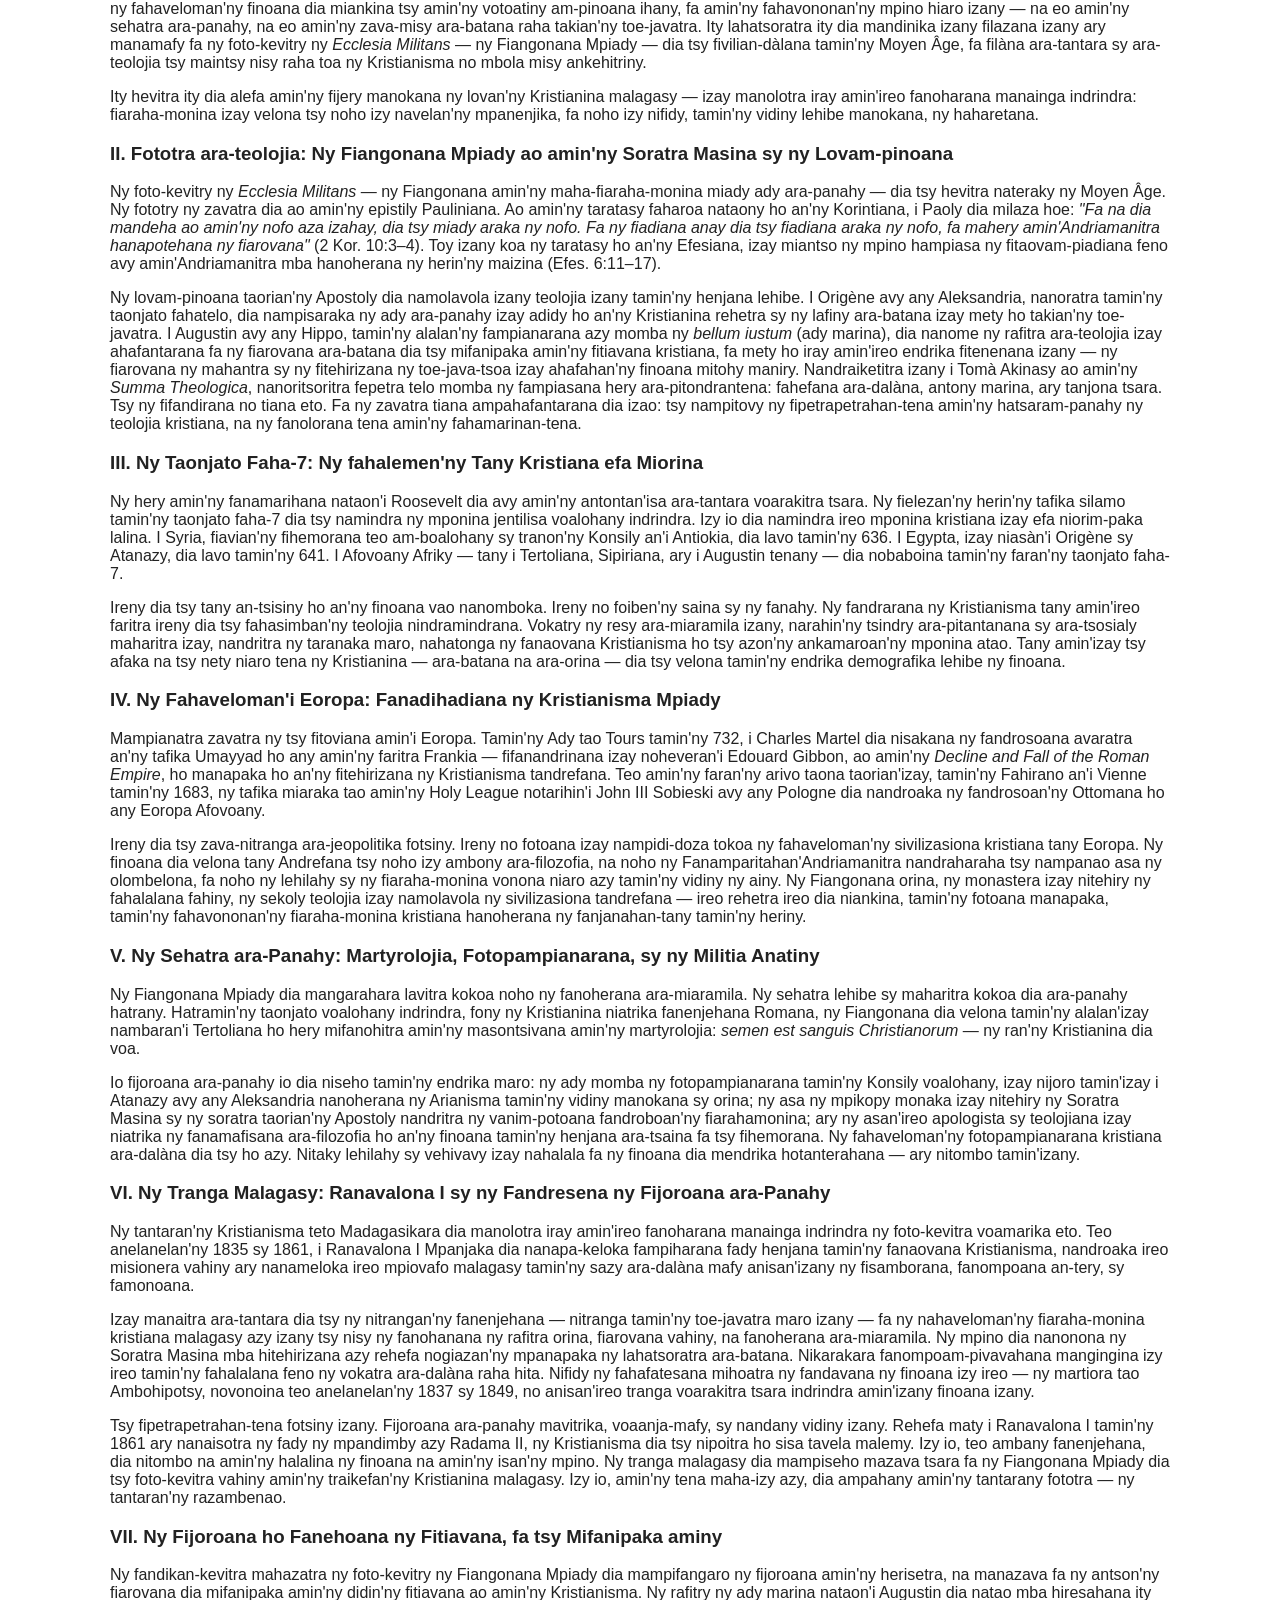
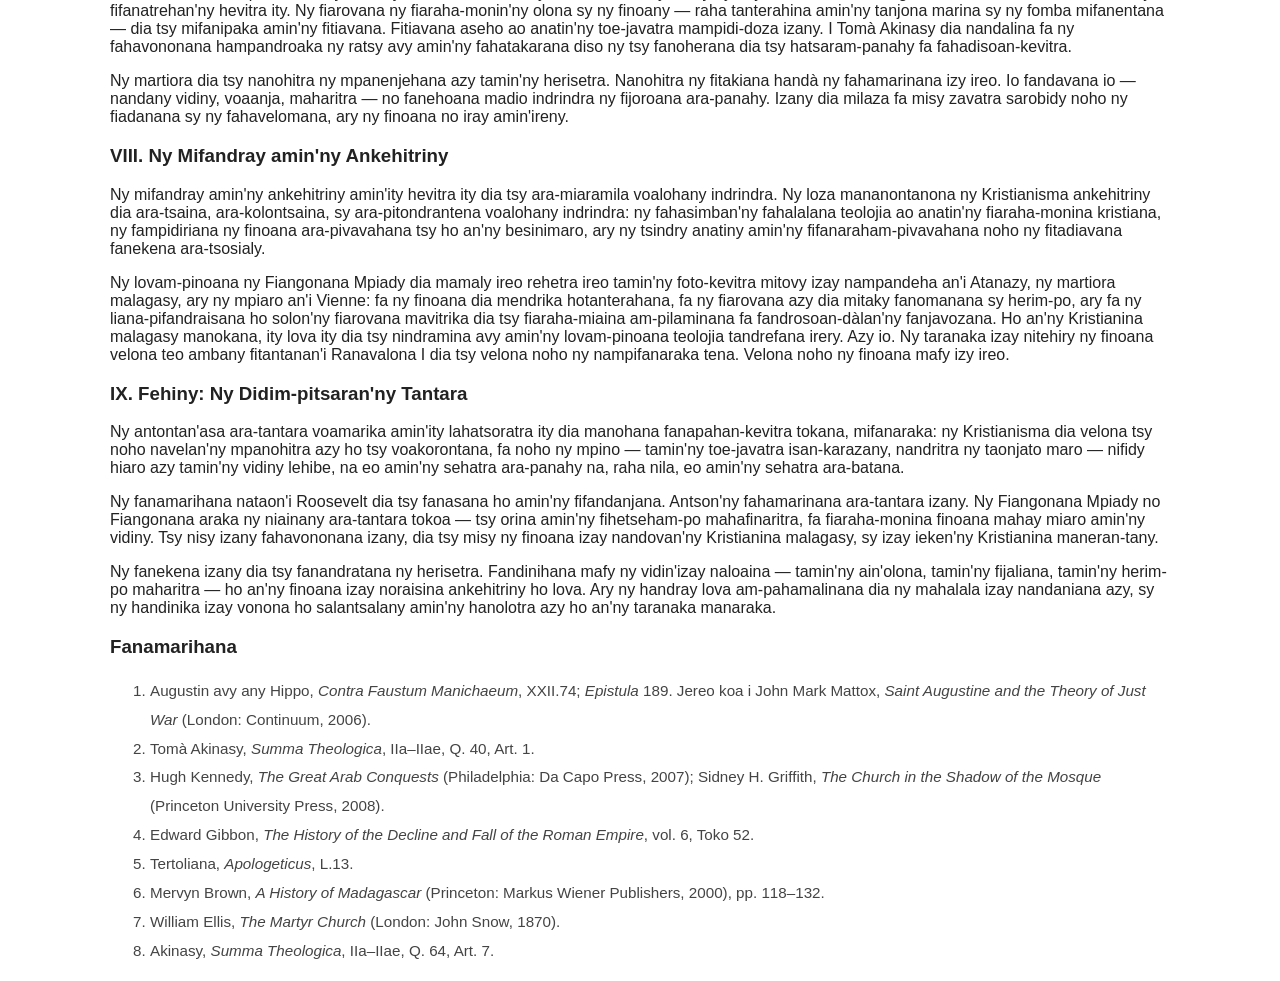
<file: assets/pages/articles/Art2-WithoutTheChurchMilitantismChristianityWouldHaveDiedOutALongTimeAgo.html>
<!DOCTYPE html>
<head>
    <meta charset="utf-8">
    <title>Liste des articles</title>
    <meta name="viewport" content="width=device-width, initial-scale=1.0">
    <link rel="stylesheet" href="/assets/css/main.css">
    <link rel="stylesheet" href="/assets/css/articles.css">
</head>
<main>

    <section class="english-content">

        <h2>Why Without The Church Militantism (readiness to defend the faith on both physical and spiritual fronts), Christianity Would Have Died A Long Time Ago</h2>

        <p>
            <em>From the book <strong>Fear God and Take Your Own Part</strong> by Theodore Roosevelt (New York, George H. Doran Company, 1915), Chapter VI – "Peace Insurance by Preparedness Against War," p. 196–197:</em>
        </p>

        <blockquote style="font-style: italic; border-left: 5px solid #800000; padding-left: 15px; margin: 20px 0;">
            "Christianity is not the creed of Asia and Africa at this moment solely because the seventh century
            Christians of Asia and Africa, in addition to being rent asunder among themselves by bitter sectarian
            animosities—and sectarian intolerance and animosity stand for most that is evil in Christianity—had
            trained themselves not to fight, whereas the Moslems were trained to fight. Christianity was saved in
            Europe solely because the peoples of Europe fought. If the peoples of Europe in the seventh and eighth
            centuries, and on up to and including the seventeenth century, had not possessed a military equality
            with, and gradually a growing superiority over, the Mohammedans who invaded Europe, Europe would at
            this moment be Mohammedan, and the Christian religion would be exterminated.
            Wherever the Mohammedans have had complete sway, wherever the Christians have been unable to resist
            them by the sword, Christianity has ultimately disappeared. From the hammer of Charles Martel in the
            battle of Tours 732 A.D. to the sword of Sobieski in the siege of Vienna in 1683, Christianity owed
            its safety in Europe to the fact that it was able to show that it could and would fight as well as
            the Mohammedans aggressors."
        </blockquote>

        <h3>I. Introduction: The Problem of Historical Memory</h3>
        <p>
            Theodore Roosevelt's observation is not primarily a military argument. It is, at its core, a
            historical and theological one: that the survival of any religious tradition depends not only on
            its doctrinal content, but on the willingness of its adherents to actively defend it — both in
            the realm of the spirit and, when necessity demands, in the realm of physical reality. This essay
            examines that claim and argues that the concept of the <em>Ecclesia Militans</em> — the Church
            Militant — is not a medieval aberration, but a theological and historical necessity without which
            Christianity would not exist today.
        </p>
        <p>
            This argument is advanced with particular attention to the Malagasy Christian tradition, which
            offers one of the most striking illustrations of the principle: a community that survived not
            because it was left unchallenged, but because it chose, at profound personal cost, to endure.
        </p>

        <h3>II. Theological Foundation: The Church Militant in Scripture and Tradition</h3>
        <p>
            The concept of the <em>Ecclesia Militans</em> — the Church as a body engaged in active spiritual
            warfare — is not a medieval invention. Its roots are Pauline. In his second letter to the
            Corinthians, Paul declares: <em>"For though we walk in the flesh, we do not war according to the
            flesh. For the weapons of our warfare are not carnal but mighty in God for pulling down
            strongholds"</em> (2 Cor. 10:3–4). The letter to the Ephesians similarly calls believers to put
            on the full armor of God and to stand against spiritual forces of darkness (Eph. 6:11–17).
        </p>
        <p>
            The patristic tradition developed this theology with considerable rigor. Origen of Alexandria,
            writing in the third century, distinguished between the spiritual warfare incumbent upon all
            Christians and the physical dimension that historical circumstances could make necessary.
            Augustine of Hippo, in his doctrine of the <em>bellum iustum</em> (just war), provided the
            theological framework by which physical defense could be understood not as a contradiction of
            Christian love, but as one of its possible expressions — the protection of the innocent and
            the preservation of conditions under which the faith could continue to flourish. Thomas Aquinas
            further systematized this in the <em>Summa Theologica</em>, articulating three conditions for
            a morally licit use of force: legitimate authority, just cause, and right intention. The point
            is not that physical conflict is desirable. The point is that Christian theology has never
            equated passivity with virtue, nor surrender with holiness.
        </p>

        <h3>III. The Seventh Century: The Fragility of Established Christian Territories</h3>
        <p>
            Roosevelt's observation draws its force from a well-documented historical record. The rapid
            expansion of Islamic military power in the seventh century did not primarily displace pagan
            populations. It displaced deeply rooted Christian ones. Syria, the birthplace of early
            monasticism and home to the Council of Antioch, fell in 636. Egypt, where Origen and Athanasius
            had worked, fell by 641. North Africa — the land of Tertullian, Cyprian, and Augustine himself —
            was conquered by the end of the seventh century.
        </p>
        <p>
            These were not peripheral territories of a nascent faith. They were its intellectual and spiritual
            heartlands. The disappearance of Christianity from these regions was not gradual theological
            erosion. It was the consequence of military defeat followed by sustained administrative and social
            pressure that, over generations, rendered Christian practice untenable for most inhabitants. Where
            Christians could not or did not defend themselves — physically or institutionally — the faith did
            not survive in any demographically significant form.
        </p>

        <h3>IV. Europe's Survival: A Case Study in Militant Christianity</h3>
        <p>
            The contrast with Europe is instructive. At the Battle of Tours in 732, Charles Martel halted the
            northward advance of Umayyad forces into Frankish territory — an engagement that Edward Gibbon, in
            his <em>Decline and Fall of the Roman Empire</em>, considered decisive for the preservation of
            Western Christendom. Nearly a millennium later, at the Siege of Vienna in 1683, the combined forces
            of the Holy League under John III Sobieski of Poland repelled the Ottoman advance into Central Europe.
        </p>
        <p>
            These were not merely geopolitical events. They were moments at which the physical survival of
            Christian civilization in Europe was genuinely at stake. The faith survived in the West not because
            it was philosophically superior or because providence intervened without human agency, but because
            particular men and communities were prepared to defend it at the cost of their lives. The
            institutional Church, the monasteries that preserved classical learning, the theological schools
            that shaped Western civilization — all of these depended, at critical junctures, on the willingness
            of Christian communities to resist conquest by force of arms.
        </p>

        <h3>V. The Spiritual Front: Martyrdom, Doctrine, and the Inner Militia</h3>
        <p>
            The Church Militant encompasses far more than military resistance. The greater and more constant
            front has always been spiritual. From the earliest centuries, when Christians faced Roman
            persecution, the Church survived through what Tertullian identified as the paradoxical power of
            martyrdom: <em>semen est sanguis Christianorum</em> — the blood of Christians is seed.
        </p>
        <p>
            This spiritual militancy took multiple forms: the doctrinal battles of the early councils, where
            figures such as Athanasius of Alexandria stood against Arianism at significant personal and
            institutional cost; the labors of monastic copyists who preserved the Scriptures and patristic
            texts through periods of social collapse; and the work of apologists and theologians who engaged
            philosophical challenges to the faith with intellectual rigor rather than retreat. The survival
            of orthodox Christian doctrine was not automatic. It required men and women who understood that
            the faith was worth defending — and who acted accordingly.
        </p>

        <h3>VI. The Malagasy Case: Ranavalona I and the Triumph of Spiritual Militancy</h3>
        <p>
            The history of Christianity in Madagascar provides one of the most compelling illustrations of
            the principle under examination. Between 1835 and 1861, Queen Ranavalona I imposed a systematic
            prohibition on Christian practice, expelling foreign missionaries and subjecting Malagasy converts
            to severe legal penalties including imprisonment, forced labor, and execution.
        </p>
        <p>
            What is historically remarkable is not that persecution occurred — it occurred in many contexts —
            but that the Malagasy Christian community survived it without the support of institutional
            structures, foreign protection, or armed resistance. Believers memorized Scripture to preserve
            it when physical texts were confiscated. They organized clandestine worship with full awareness
            of the legal consequences of discovery. They chose death rather than apostasy — the martyrs of
            Ambohipotsy, executed between 1837 and 1849, being among the most documented instances of this
            conviction.
        </p>
        <p>
            This was not passive endurance. It was active, deliberate, and costly spiritual militancy. When
            Ranavalona I died in 1861 and her successor Radama II lifted the prohibition, Christianity did
            not re-emerge as a fragile remnant. It had, under persecution, grown in both depth of conviction
            and in numbers. The Malagasy case thus demonstrates with particular clarity that the Church
            Militant is not a concept foreign to Malagasy Christian experience. It is, in fact, part of
            its own foundational history.
        </p>

        <h3>VII. Militancy as an Expression of Love, Not Its Contradiction</h3>
        <p>
            A common misreading of the Church Militant concept conflates militancy with violence, or
            interprets the call to defense as incompatible with the Christian commandment of love. Augustine's
            framework of the just war was constructed precisely to address this tension. The defense of one's
            community and one's faith — when pursued with right intention and proportionate means — is not a
            contradiction of love. It is love expressed under conditions of threat. Thomas Aquinas argued
            further that the willingness to permit evil out of a misapplied notion of non-resistance is not
            holiness but negligence.
        </p>
        <p>
            The martyrs did not resist their persecutors with violence. They resisted the demand to renounce
            truth. That refusal — costly, deliberate, sustained — is the purest expression of spiritual
            militancy. It declares that there are things worth more than comfort and survival, and that the
            faith is among them.
        </p>

        <h3>VIII. Contemporary Implications</h3>
        <p>
            The contemporary relevance of this argument is not primarily military. The threats that face
            Christianity today are predominantly intellectual, cultural, and moral: the erosion of theological
            literacy within Christian communities, the marginalization of religious conviction in public life,
            and the internal pressure of doctrinal compromise for the sake of social acceptability.
        </p>
        <p>
            The Church Militant tradition responds to each of these with the same principle that animated
            Athanasius, the Malagasy martyrs, and the defenders of Vienna alike: that the faith is worth
            defending, that its defense requires preparation and courage, and that the alternative to active
            defense is not peaceful coexistence but gradual extinction. For Malagasy Christians in particular,
            this heritage is not borrowed from Western theological tradition alone. It is their own. The
            generation that kept the faith alive under Ranavalona I did not survive by accommodation.
            They survived by conviction.
        </p>

        <h3>IX. Conclusion: The Historical Verdict</h3>
        <p>
            The historical record examined in this essay supports a single, consistent conclusion: Christianity
            survived not because it was left undisturbed, but because its adherents — in diverse contexts,
            across many centuries — chose to defend it at great personal cost, on both the spiritual and,
            when necessary, the physical front.
        </p>
        <p>
            Roosevelt's observation is not an invitation to belligerence. It is a call to historical honesty.
            The Church Militant is the Church as it has actually existed in history — not as an institution
            of comfortable sentiment, but as a community of conviction capable of costly defense. Without
            that willingness, the faith that Malagasy Christians inherited, and that Christians across the
            world profess, would not exist.
        </p>
        <p>
            To acknowledge this is not to glorify violence. It is to take seriously the price that was paid —
            in lives, in suffering, in sustained courage — for the faith that is now received as inheritance.
            And to receive an inheritance seriously is to understand what it cost, and to consider what one
            is willing to pay to pass it on.
        </p>

        <h3>Notes</h3>
        <ol style="line-height: 1.9; font-size: 0.95rem; color: #444;">
            <li>Augustine of Hippo, <em>Contra Faustum Manichaeum</em>, XXII.74; <em>Epistula</em> 189. See also John Mark Mattox, <em>Saint Augustine and the Theory of Just War</em> (London: Continuum, 2006).</li>
            <li>Thomas Aquinas, <em>Summa Theologica</em>, IIa–IIae, Q. 40, Art. 1.</li>
            <li>Hugh Kennedy, <em>The Great Arab Conquests</em> (Philadelphia: Da Capo Press, 2007); Sidney H. Griffith, <em>The Church in the Shadow of the Mosque</em> (Princeton University Press, 2008).</li>
            <li>Edward Gibbon, <em>The History of the Decline and Fall of the Roman Empire</em>, vol. 6, Chapter 52.</li>
            <li>Tertullian, <em>Apologeticus</em>, L.13.</li>
            <li>Mervyn Brown, <em>A History of Madagascar</em> (Princeton: Markus Wiener Publishers, 2000), pp. 118–132.</li>
            <li>William Ellis, <em>The Martyr Church</em> (London: John Snow, 1870).</li>
            <li>Aquinas, <em>Summa Theologica</em>, IIa–IIae, Q. 64, Art. 7.</li>
        </ol>

    </section>

    <hr class="language-separator">

    <section class="malagasy-content">

        <h2>Nahoana no efa ho faty hatry ny ela ny Kristianisma raha tsy teo ny Fiangonana Mpiady (ny fahavononana hiaro ny finoana amin'ny lafiny ara-panahy sy ara-batana)</h2>

        <p>
            <em>Nalaina tao amin'ny boky <strong>Fear God and Take Your Own Part</strong> nataon'i Theodore Roosevelt (New York, George H. Doran Company, 1915), Toko VI – "Peace Insurance by Preparedness Against War," p. 196–197:</em>
        </p>

        <blockquote style="font-style: italic; border-left: 5px solid #800000; padding-left: 15px; margin: 20px 0;">
            "Christianity is not the creed of Asia and Africa at this moment solely because the seventh century
            Christians of Asia and Africa, in addition to being rent asunder among themselves by bitter sectarian
            animosities—and sectarian intolerance and animosity stand for most that is evil in Christianity—had
            trained themselves not to fight, whereas the Moslems were trained to fight. Christianity was saved in
            Europe solely because the peoples of Europe fought. If the peoples of Europe in the seventh and eighth
            centuries, and on up to and including the seventeenth century, had not possessed a military equality
            with, and gradually a growing superiority over, the Mohammedans who invaded Europe, Europe would at
            this moment be Mohammedan, and the Christian religion would be exterminated.
            Wherever the Mohammedans have had complete sway, wherever the Christians have been unable to resist
            them by the sword, Christianity has ultimately disappeared. From the hammer of Charles Martel in the
            battle of Tours 732 A.D. to the sword of Sobieski in the siege of Vienna in 1683, Christianity owed
            its safety in Europe to the fact that it was able to show that it could and would fight as well as
            the Mohammedans aggressors."
        </blockquote>

        <h3>I. Fampidirana: Ny olan'ny fanadinoana ny tantara</h3>
        <p>
            Ny fanamarihana nataon'i Theodore Roosevelt dia tsy hevitra ara-miaramila voalohany indrindra. Ao am-pony dia hevitra ara-tantara sy ara-teolojia: ny fahaveloman'ny finoana dia miankina tsy amin'ny votoatiny am-pinoana ihany, fa amin'ny fahavononan'ny mpino hiaro izany — na eo amin'ny sehatra ara-panahy, na eo amin'ny zava-misy ara-batana raha takian'ny toe-javatra. Ity lahatsoratra ity dia mandinika izany filazana izany ary manamafy fa ny foto-kevitry ny <em>Ecclesia Militans</em> — ny Fiangonana Mpiady — dia tsy fivilian-dàlana tamin'ny Moyen Âge, fa filàna ara-tantara sy ara-teolojia tsy maintsy nisy raha toa ny Kristianisma no mbola misy ankehitriny.
        </p>
        <p>
            Ity hevitra ity dia alefa amin'ny fijery manokana ny lovan'ny Kristianina malagasy — izay manolotra iray amin'ireo fanoharana manainga indrindra: fiaraha-monina izay velona tsy noho izy navelan'ny mpanenjika, fa noho izy nifidy, tamin'ny vidiny lehibe manokana, ny haharetana.
        </p>

        <h3>II. Fototra ara-teolojia: Ny Fiangonana Mpiady ao amin'ny Soratra Masina sy ny Lovam-pinoana</h3>
        <p>
            Ny foto-kevitry ny <em>Ecclesia Militans</em> — ny Fiangonana amin'ny maha-fiaraha-monina miady ady ara-panahy — dia tsy hevitra nateraky ny Moyen Âge. Ny fototry ny zavatra dia ao amin'ny epistily Pauliniana. Ao amin'ny taratasy faharoa nataony ho an'ny Korintiana, i Paoly dia milaza hoe: <em>"Fa na dia mandeha ao amin'ny nofo aza izahay, dia tsy miady araka ny nofo. Fa ny fiadiana anay dia tsy fiadiana araka ny nofo, fa mahery amin'Andriamanitra hanapotehana ny fiarovana"</em> (2 Kor. 10:3–4). Toy izany koa ny taratasy ho an'ny Efesiana, izay miantso ny mpino hampiasa ny fitaovam-piadiana feno avy amin'Andriamanitra mba hanoherana ny herin'ny maizina (Efes. 6:11–17).
        </p>
        <p>
            Ny lovam-pinoana taorian'ny Apostoly dia namolavola izany teolojia izany tamin'ny henjana lehibe. I Origène avy any Aleksandria, nanoratra tamin'ny taonjato fahatelo, dia nampisaraka ny ady ara-panahy izay adidy ho an'ny Kristianina rehetra sy ny lafiny ara-batana izay mety ho takian'ny toe-javatra. I Augustin avy any Hippo, tamin'ny alalan'ny fampianarana azy momba ny <em>bellum iustum</em> (ady marina), dia nanome ny rafitra ara-teolojia izay ahafantarana fa ny fiarovana ara-batana dia tsy mifanipaka amin'ny fitiavana kristiana, fa mety ho iray amin'ireo endrika fitenenana izany — ny fiarovana ny mahantra sy ny fitehirizana ny toe-java-tsoa izay ahafahan'ny finoana mitohy maniry. Nandraiketitra izany i Tomà Akinasy ao amin'ny <em>Summa Theologica</em>, nanoritsoritra fepetra telo momba ny fampiasana hery ara-pitondrantena: fahefana ara-dalàna, antony marina, ary tanjona tsara. Tsy ny fifandirana no tiana eto. Fa ny zavatra tiana ampahafantarana dia izao: tsy nampitovy ny fipetrapetrahan-tena amin'ny hatsaram-panahy ny teolojia kristiana, na ny fanolorana tena amin'ny fahamarinan-tena.
        </p>

        <h3>III. Ny Taonjato Faha-7: Ny fahalemen'ny Tany Kristiana efa Miorina</h3>
        <p>
            Ny hery amin'ny fanamarihana nataon'i Roosevelt dia avy amin'ny antontan'isa ara-tantara voarakitra tsara. Ny fielezan'ny herin'ny tafika silamo tamin'ny taonjato faha-7 dia tsy namindra ny mponina jentilisa voalohany indrindra. Izy io dia namindra ireo mponina kristiana izay efa niorim-paka lalina. I Syria, fiavian'ny fihemorana teo am-boalohany sy tranon'ny Konsily an'i Antiokia, dia lavo tamin'ny 636. I Egypta, izay niasàn'i Origène sy Atanazy, dia lavo tamin'ny 641. I Afovoany Afriky — tany i Tertoliana, Sipiriana, ary i Augustin tenany — dia nobaboina tamin'ny faran'ny taonjato faha-7.
        </p>
        <p>
            Ireny dia tsy tany an-tsisiny ho an'ny finoana vao nanomboka. Ireny no foiben'ny saina sy ny fanahy. Ny fandrarana ny Kristianisma tany amin'ireo faritra ireny dia tsy fahasimban'ny teolojia nindramindrana. Vokatry ny resy ara-miaramila izany, narahin'ny tsindry ara-pitantanana sy ara-tsosialy maharitra izay, nandritra ny taranaka maro, nahatonga ny fanaovana Kristianisma ho tsy azon'ny ankamaroan'ny mponina atao. Tany amin'izay tsy afaka na tsy nety niaro tena ny Kristianina — ara-batana na ara-orina — dia tsy velona tamin'ny endrika demografika lehibe ny finoana.
        </p>

        <h3>IV. Ny Fahaveloman'i Eoropa: Fanadihadiana ny Kristianisma Mpiady</h3>
        <p>
            Mampianatra zavatra ny tsy fitoviana amin'i Eoropa. Tamin'ny Ady tao Tours tamin'ny 732, i Charles Martel dia nisakana ny fandrosoana avaratra an'ny tafika Umayyad ho any amin'ny faritra Frankia — fifanandrinana izay noheveran'i Edouard Gibbon, ao amin'ny <em>Decline and Fall of the Roman Empire</em>, ho manapaka ho an'ny fitehirizana ny Kristianisma tandrefana. Teo amin'ny faran'ny arivo taona taorian'izay, tamin'ny Fahirano an'i Vienne tamin'ny 1683, ny tafika miaraka tao amin'ny Holy League notarihin'i John III Sobieski avy any Pologne dia nandroaka ny fandrosoan'ny Ottomana ho any Eoropa Afovoany.
        </p>
        <p>
            Ireny dia tsy zava-nitranga ara-jeopolitika fotsiny. Ireny no fotoana izay nampidi-doza tokoa ny fahaveloman'ny sivilizasiona kristiana tany Eoropa. Ny finoana dia velona tany Andrefana tsy noho izy ambony ara-filozofia, na noho ny Fanamparitahan'Andriamanitra nandraharaha tsy nampanao asa ny olombelona, fa noho ny lehilahy sy ny fiaraha-monina vonona niaro azy tamin'ny vidiny ny ainy. Ny Fiangonana orina, ny monastera izay nitehiry ny fahalalana fahiny, ny sekoly teolojia izay namolavola ny sivilizasiona tandrefana — ireo rehetra ireo dia niankina, tamin'ny fotoana manapaka, tamin'ny fahavononan'ny fiaraha-monina kristiana hanoherana ny fanjanahan-tany tamin'ny heriny.
        </p>

        <h3>V. Ny Sehatra ara-Panahy: Martyrolojia, Fotopampianarana, sy ny Militia Anatiny</h3>
        <p>
            Ny Fiangonana Mpiady dia mangarahara lavitra kokoa noho ny fanoherana ara-miaramila. Ny sehatra lehibe sy maharitra kokoa dia ara-panahy hatrany. Hatramin'ny taonjato voalohany indrindra, fony ny Kristianina niatrika fanenjehana Romana, ny Fiangonana dia velona tamin'ny alalan'izay nambaran'i Tertoliana ho hery mifanohitra amin'ny masontsivana amin'ny martyrolojia: <em>semen est sanguis Christianorum</em> — ny ran'ny Kristianina dia voa.
        </p>
        <p>
            Io fijoroana ara-panahy io dia niseho tamin'ny endrika maro: ny ady momba ny fotopampianarana tamin'ny Konsily voalohany, izay nijoro tamin'izay i Atanazy avy any Aleksandria nanoherana ny Arianisma tamin'ny vidiny manokana sy orina; ny asa ny mpikopy monaka izay nitehiry ny Soratra Masina sy ny soratra taorian'ny Apostoly nandritra ny vanim-potoana fandroboan'ny fiarahamonina; ary ny asan'ireo apologista sy teolojiana izay niatrika ny fanamafisana ara-filozofia ho an'ny finoana tamin'ny henjana ara-tsaina fa tsy fihemorana. Ny fahaveloman'ny fotopampianarana kristiana ara-dalàna dia tsy ho azy. Nitaky lehilahy sy vehivavy izay nahalala fa ny finoana dia mendrika hotanterahana — ary nitombo tamin'izany.
        </p>

        <h3>VI. Ny Tranga Malagasy: Ranavalona I sy ny Fandresena ny Fijoroana ara-Panahy</h3>
        <p>
            Ny tantaran'ny Kristianisma teto Madagasikara dia manolotra iray amin'ireo fanoharana manainga indrindra ny foto-kevitra voamarika eto. Teo anelanelan'ny 1835 sy 1861, i Ranavalona I Mpanjaka dia nanapa-keloka fampiharana fady henjana tamin'ny fanaovana Kristianisma, nandroaka ireo misionera vahiny ary nanameloka ireo mpiovafo malagasy tamin'ny sazy ara-dalàna mafy anisan'izany ny fisamborana, fanompoana an-tery, sy famonoana.
        </p>
        <p>
            Izay manaitra ara-tantara dia tsy ny nitrangan'ny fanenjehana — nitranga tamin'ny toe-javatra maro izany — fa ny nahaveloman'ny fiaraha-monina kristiana malagasy azy izany tsy nisy ny fanohanana ny rafitra orina, fiarovana vahiny, na fanoherana ara-miaramila. Ny mpino dia nanonona ny Soratra Masina mba hitehirizana azy rehefa nogiazan'ny mpanapaka ny lahatsoratra ara-batana. Nikarakara fanompoam-pivavahana mangingina izy ireo tamin'ny fahalalana feno ny vokatra ara-dalàna raha hita. Nifidy ny fahafatesana mihoatra ny fandavana ny finoana izy ireo — ny martiora tao Ambohipotsy, novonoina teo anelanelan'ny 1837 sy 1849, no anisan'ireo tranga voarakitra tsara indrindra amin'izany finoana izany.
        </p>
        <p>
            Tsy fipetrapetrahan-tena fotsiny izany. Fijoroana ara-panahy mavitrika, voaanja-mafy, sy nandany vidiny izany. Rehefa maty i Ranavalona I tamin'ny 1861 ary nanaisotra ny fady ny mpandimby azy Radama II, ny Kristianisma dia tsy nipoitra ho sisa tavela malemy. Izy io, teo ambany fanenjehana, dia nitombo na amin'ny halalina ny finoana na amin'ny isan'ny mpino. Ny tranga malagasy dia mampiseho mazava tsara fa ny Fiangonana Mpiady dia tsy foto-kevitra vahiny amin'ny traikefan'ny Kristianina malagasy. Izy io, amin'ny tena maha-izy azy, dia ampahany amin'ny tantarany fototra — ny tantaran'ny razambenao.
        </p>

        <h3>VII. Ny Fijoroana ho Fanehoana ny Fitiavana, fa tsy Mifanipaka aminy</h3>
        <p>
            Ny fandikan-kevitra mahazatra ny foto-kevitry ny Fiangonana Mpiady dia mampifangaro ny fijoroana amin'ny herisetra, na manazava fa ny antson'ny fiarovana dia mifanipaka amin'ny didin'ny fitiavana ao amin'ny Kristianisma. Ny rafitry ny ady marina nataon'i Augustin dia natao mba hiresahana ity fifanatrehan'ny hevitra ity. Ny fiarovana ny fiaraha-monin'ny olona sy ny finoany — raha tanterahina amin'ny tanjona marina sy ny fomba mifanentana — dia tsy mifanipaka amin'ny fitiavana. Fitiavana aseho ao anatin'ny toe-javatra mampidi-doza izany. I Tomà Akinasy dia nandalina fa ny fahavononana hampandroaka ny ratsy avy amin'ny fahatakarana diso ny tsy fanoherana dia tsy hatsaram-panahy fa fahadisoan-kevitra.
        </p>
        <p>
            Ny martiora dia tsy nanohitra ny mpanenjehana azy tamin'ny herisetra. Nanohitra ny fitakiana handà ny fahamarinana izy ireo. Io fandavana io — nandany vidiny, voaanja, maharitra — no fanehoana madio indrindra ny fijoroana ara-panahy. Izany dia milaza fa misy zavatra sarobidy noho ny fiadanana sy ny fahavelomana, ary ny finoana no iray amin'ireny.
        </p>

        <h3>VIII. Ny Mifandray amin'ny Ankehitriny</h3>
        <p>
            Ny mifandray amin'ny ankehitriny amin'ity hevitra ity dia tsy ara-miaramila voalohany indrindra. Ny loza mananontanona ny Kristianisma ankehitriny dia ara-tsaina, ara-kolontsaina, sy ara-pitondrantena voalohany indrindra: ny fahasimban'ny fahalalana teolojia ao anatin'ny fiaraha-monina kristiana, ny fampidiriana ny finoana ara-pivavahana tsy ho an'ny besinimaro, ary ny tsindry anatiny amin'ny fifanaraham-pivavahana noho ny fitadiavana fanekena ara-tsosialy.
        </p>
        <p>
            Ny lovam-pinoana ny Fiangonana Mpiady dia mamaly ireo rehetra ireo tamin'ny foto-kevitra mitovy izay nampandeha an'i Atanazy, ny martiora malagasy, ary ny mpiaro an'i Vienne: fa ny finoana dia mendrika hotanterahana, fa ny fiarovana azy dia mitaky fanomanana sy herim-po, ary fa ny liana-pifandraisana ho solon'ny fiarovana mavitrika dia tsy fiaraha-miaina am-pilaminana fa fandrosoan-dàlan'ny fanjavozana. Ho an'ny Kristianina malagasy manokana, ity lova ity dia tsy nindramina avy amin'ny lovam-pinoana teolojia tandrefana irery. Azy io. Ny taranaka izay nitehiry ny finoana velona teo ambany fitantanan'i Ranavalona I dia tsy velona noho ny nampifanaraka tena. Velona noho ny finoana mafy izy ireo.
        </p>

        <h3>IX. Fehiny: Ny Didim-pitsaran'ny Tantara</h3>
        <p>
            Ny antontan'asa ara-tantara voamarika amin'ity lahatsoratra ity dia manohana fanapahan-kevitra tokana, mifanaraka: ny Kristianisma dia velona tsy noho navelan'ny mpanohitra azy ho tsy voakorontana, fa noho ny mpino — tamin'ny toe-javatra isan-karazany, nandritra ny taonjato maro — nifidy hiaro azy tamin'ny vidiny lehibe, na eo amin'ny sehatra ara-panahy na, raha nila, eo amin'ny sehatra ara-batana.
        </p>
        <p>
            Ny fanamarihana nataon'i Roosevelt dia tsy fanasana ho amin'ny fifandanjana. Antson'ny fahamarinana ara-tantara izany. Ny Fiangonana Mpiady no Fiangonana araka ny niainany ara-tantara tokoa — tsy orina amin'ny fihetseham-po mahafinaritra, fa fiaraha-monina finoana mahay miaro amin'ny vidiny. Tsy nisy izany fahavononana izany, dia tsy misy ny finoana izay nandovan'ny Kristianina malagasy, sy izay ieken'ny Kristianina maneran-tany.
        </p>
        <p>
            Ny fanekena izany dia tsy fanandratana ny herisetra. Fandinihana mafy ny vidin'izay naloaina — tamin'ny ain'olona, tamin'ny fijaliana, tamin'ny herim-po maharitra — ho an'ny finoana izay noraisina ankehitriny ho lova. Ary ny handray lova am-pahamalinana dia ny mahalala izay nandaniana azy, sy ny handinika izay vonona ho salantsalany amin'ny hanolotra azy ho an'ny taranaka manaraka.
        </p>

        <h3>Fanamarihana</h3>
        <ol style="line-height: 1.9; font-size: 0.95rem; color: #444;">
            <li>Augustin avy any Hippo, <em>Contra Faustum Manichaeum</em>, XXII.74; <em>Epistula</em> 189. Jereo koa i John Mark Mattox, <em>Saint Augustine and the Theory of Just War</em> (London: Continuum, 2006).</li>
            <li>Tomà Akinasy, <em>Summa Theologica</em>, IIa–IIae, Q. 40, Art. 1.</li>
            <li>Hugh Kennedy, <em>The Great Arab Conquests</em> (Philadelphia: Da Capo Press, 2007); Sidney H. Griffith, <em>The Church in the Shadow of the Mosque</em> (Princeton University Press, 2008).</li>
            <li>Edward Gibbon, <em>The History of the Decline and Fall of the Roman Empire</em>, vol. 6, Toko 52.</li>
            <li>Tertoliana, <em>Apologeticus</em>, L.13.</li>
            <li>Mervyn Brown, <em>A History of Madagascar</em> (Princeton: Markus Wiener Publishers, 2000), pp. 118–132.</li>
            <li>William Ellis, <em>The Martyr Church</em> (London: John Snow, 1870).</li>
            <li>Akinasy, <em>Summa Theologica</em>, IIa–IIae, Q. 64, Art. 7.</li>
        </ol>

    </section>

</main>
<footer id="site-footer"></footer>
</file>
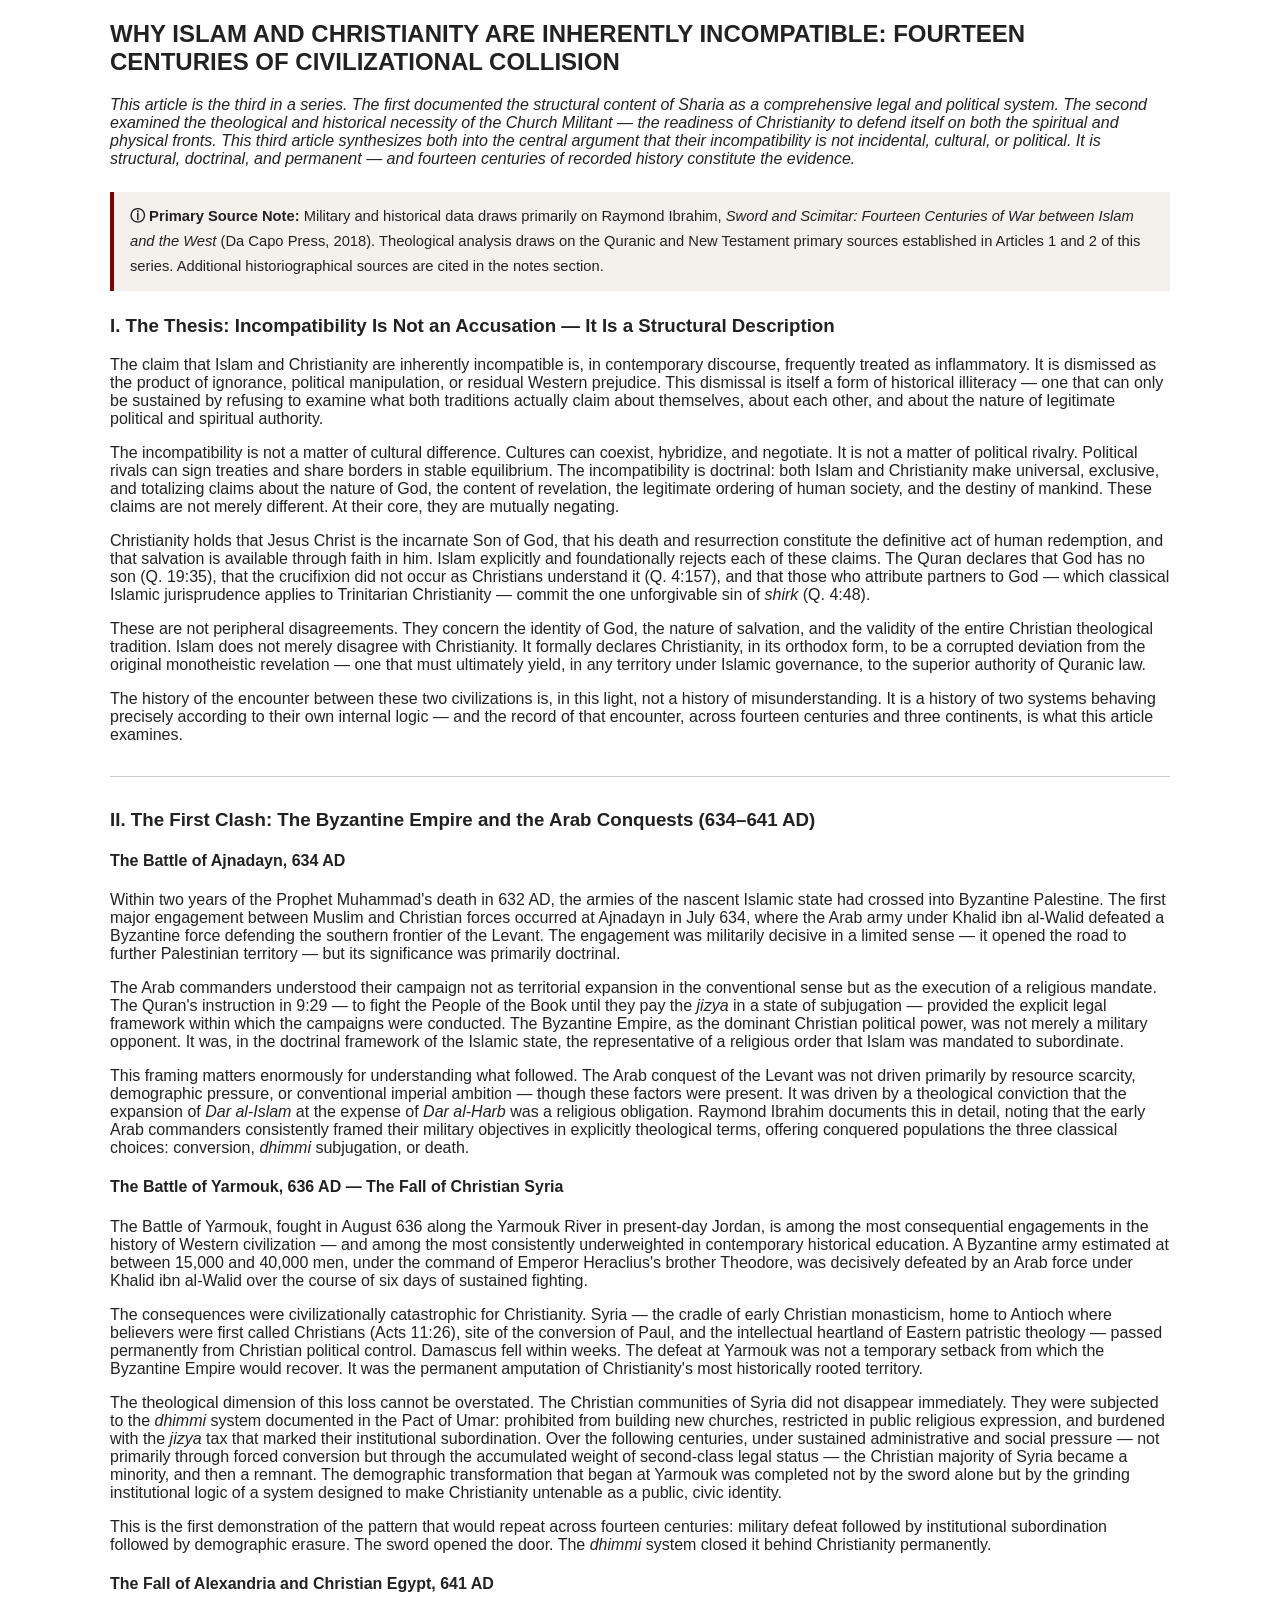
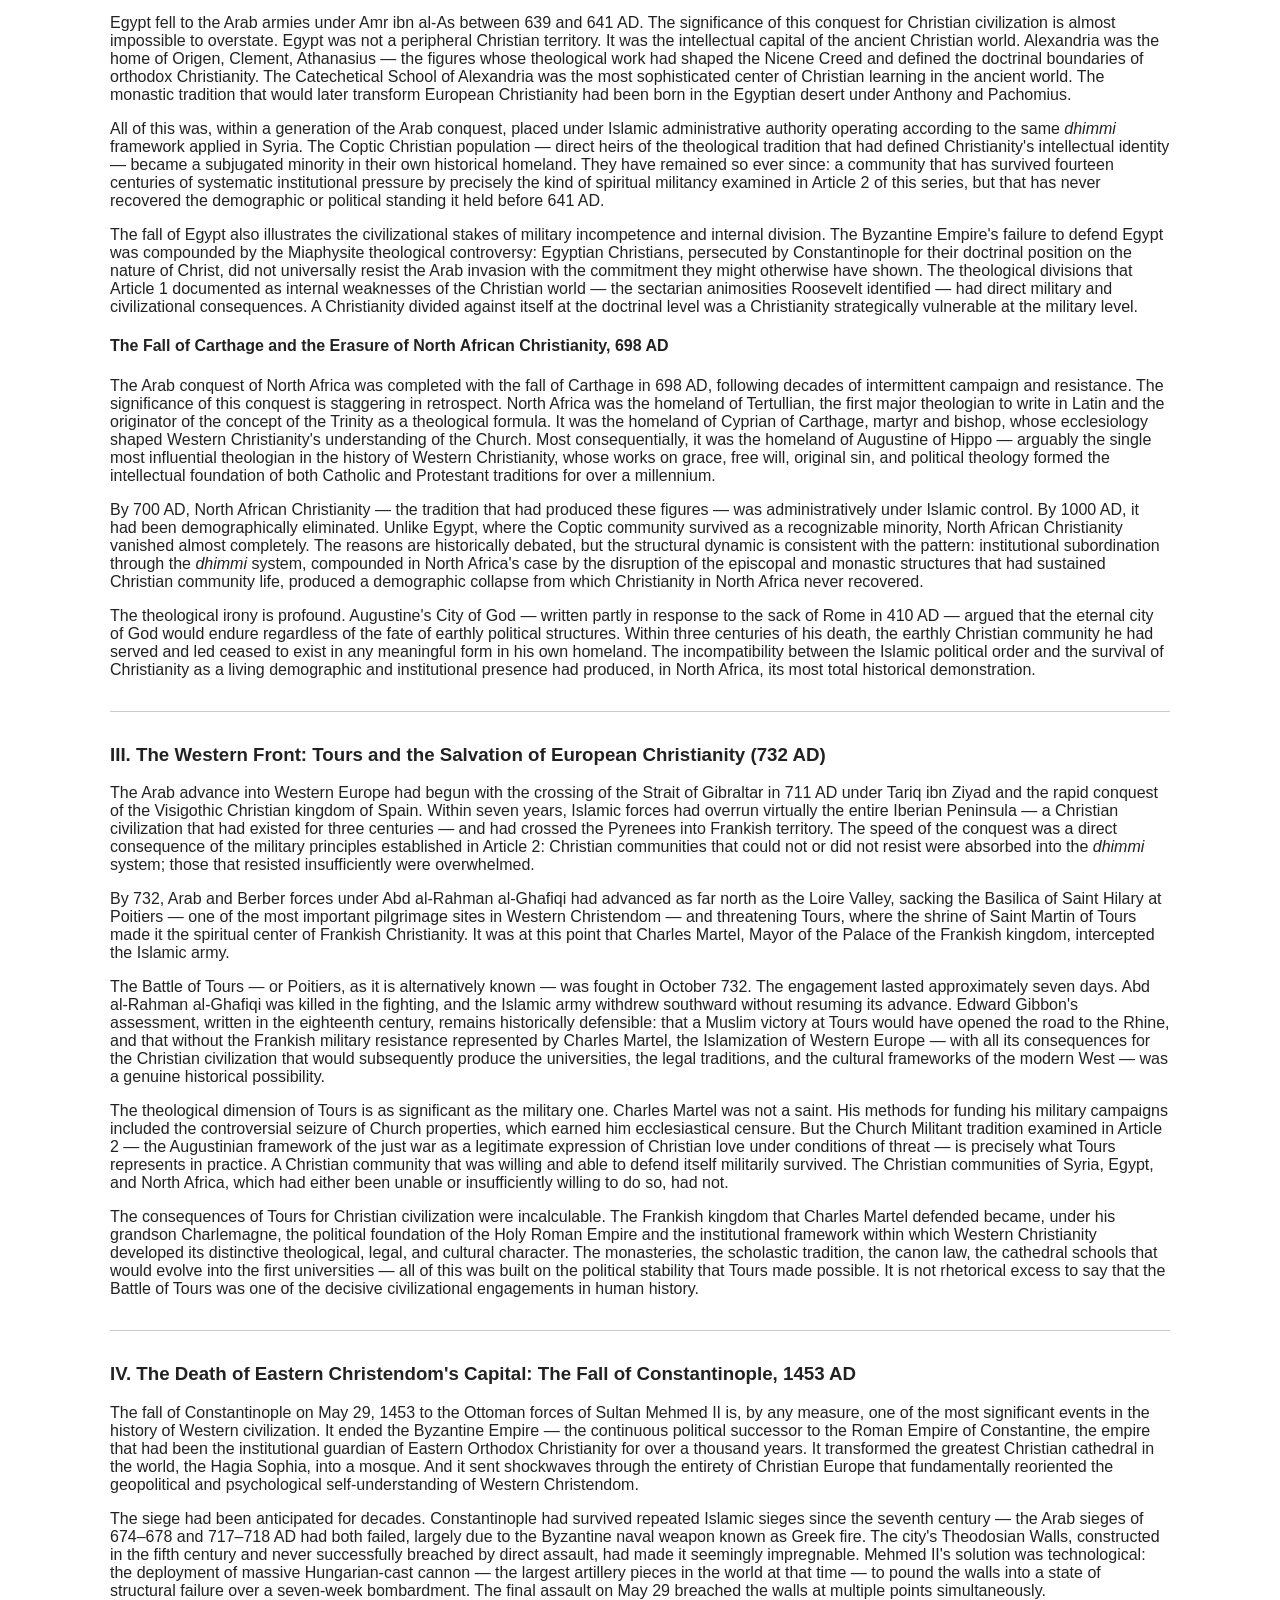
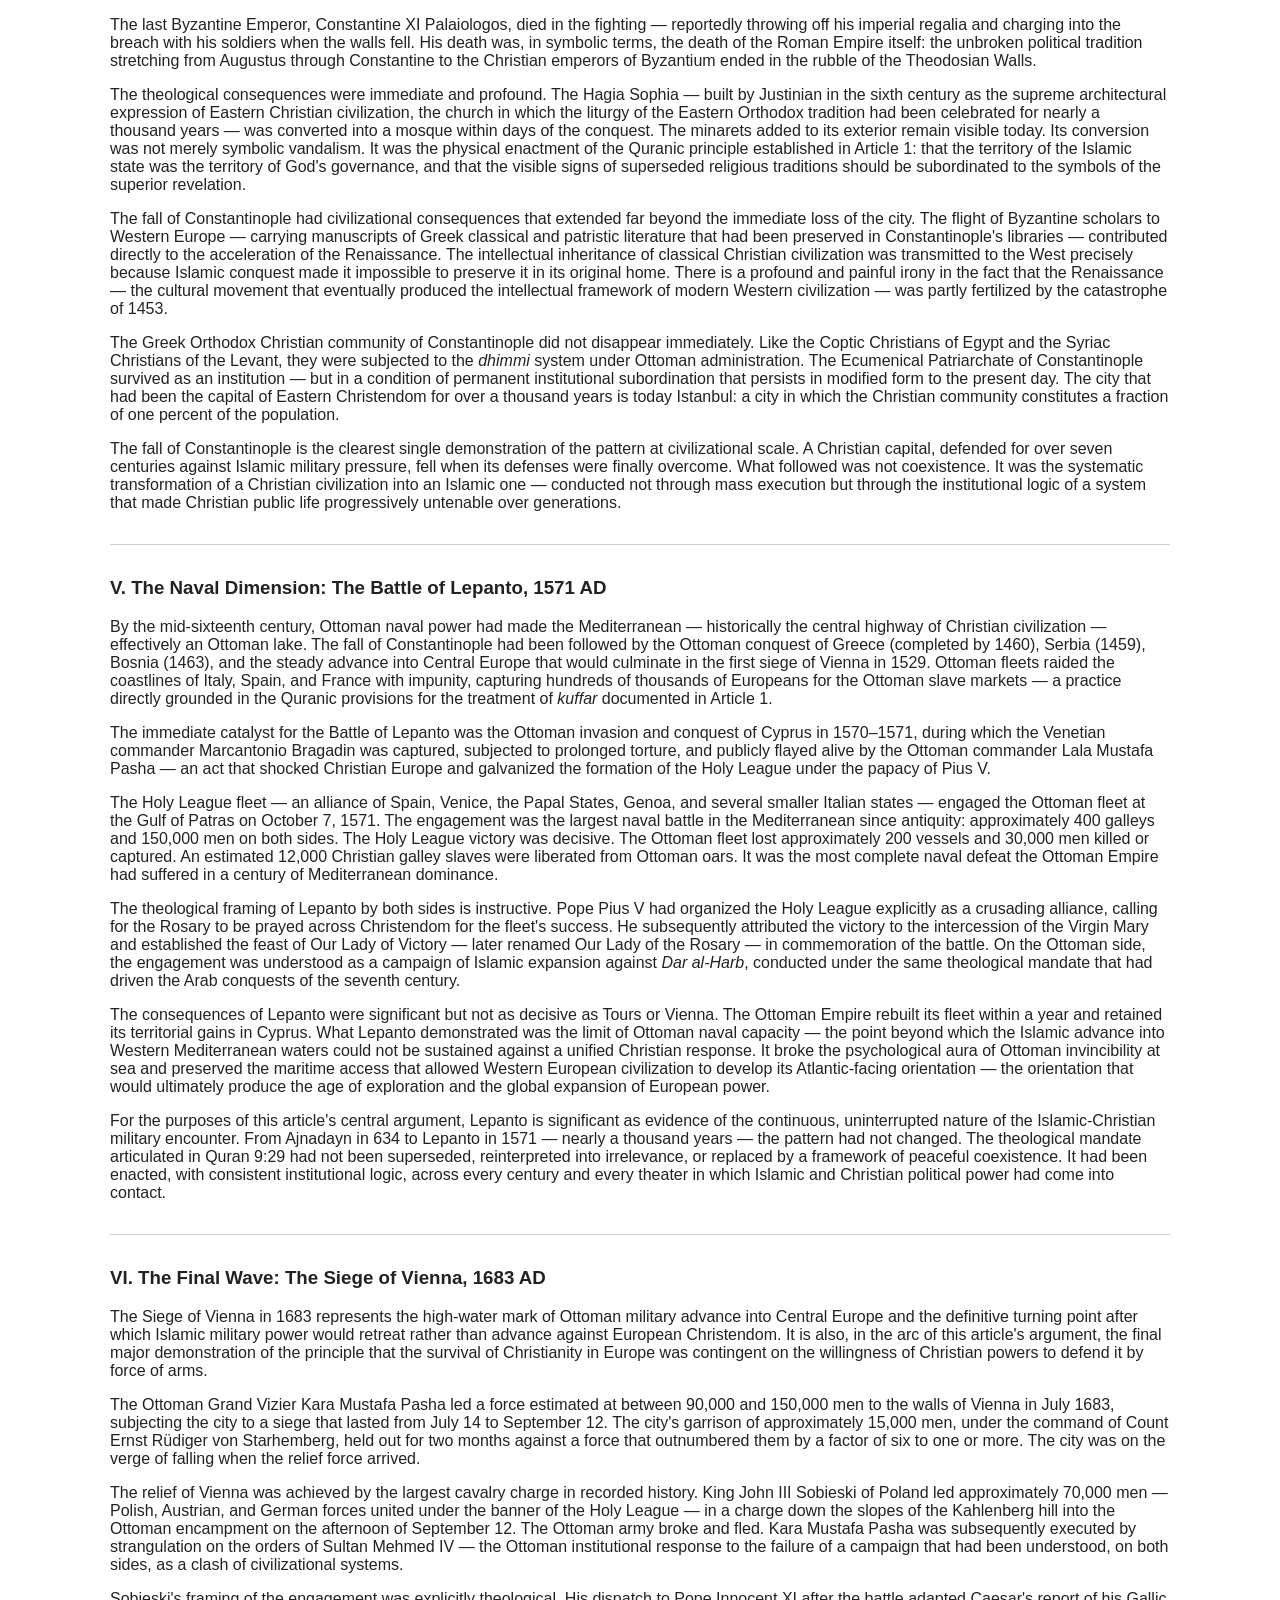
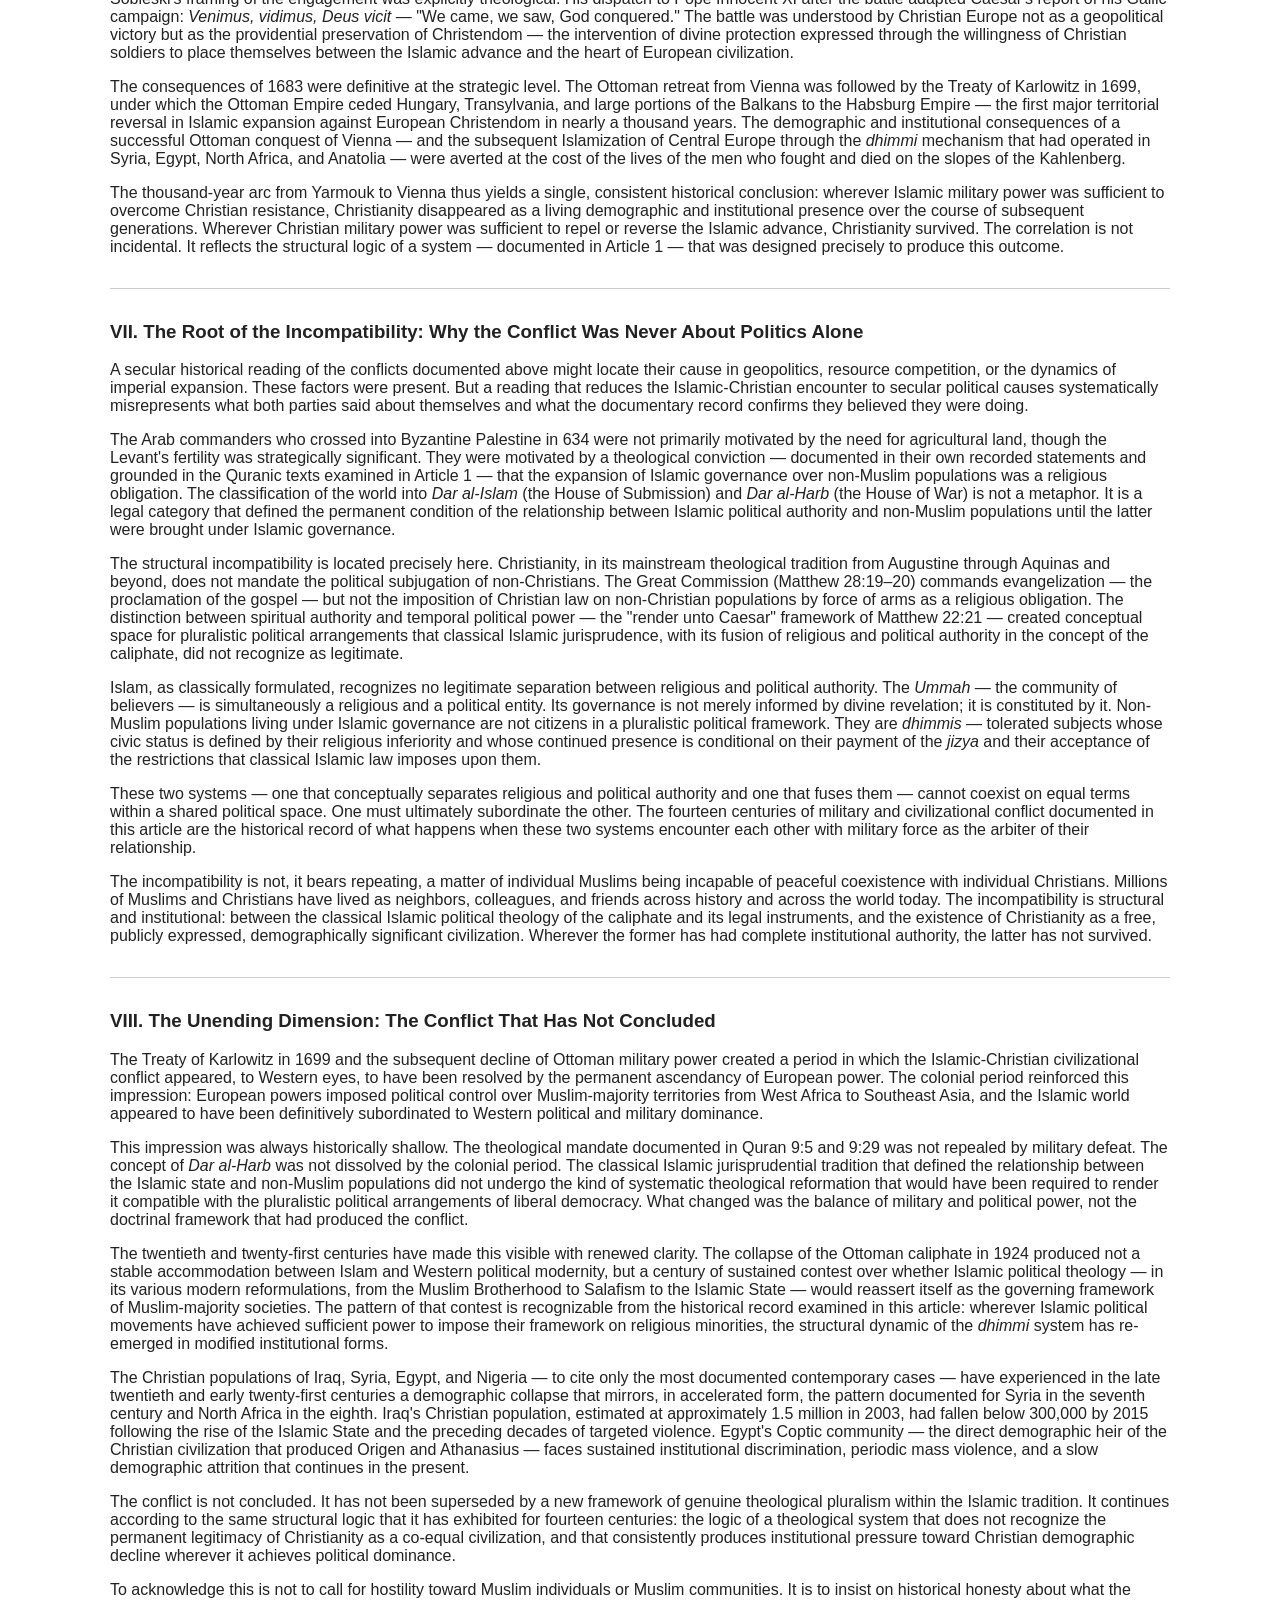
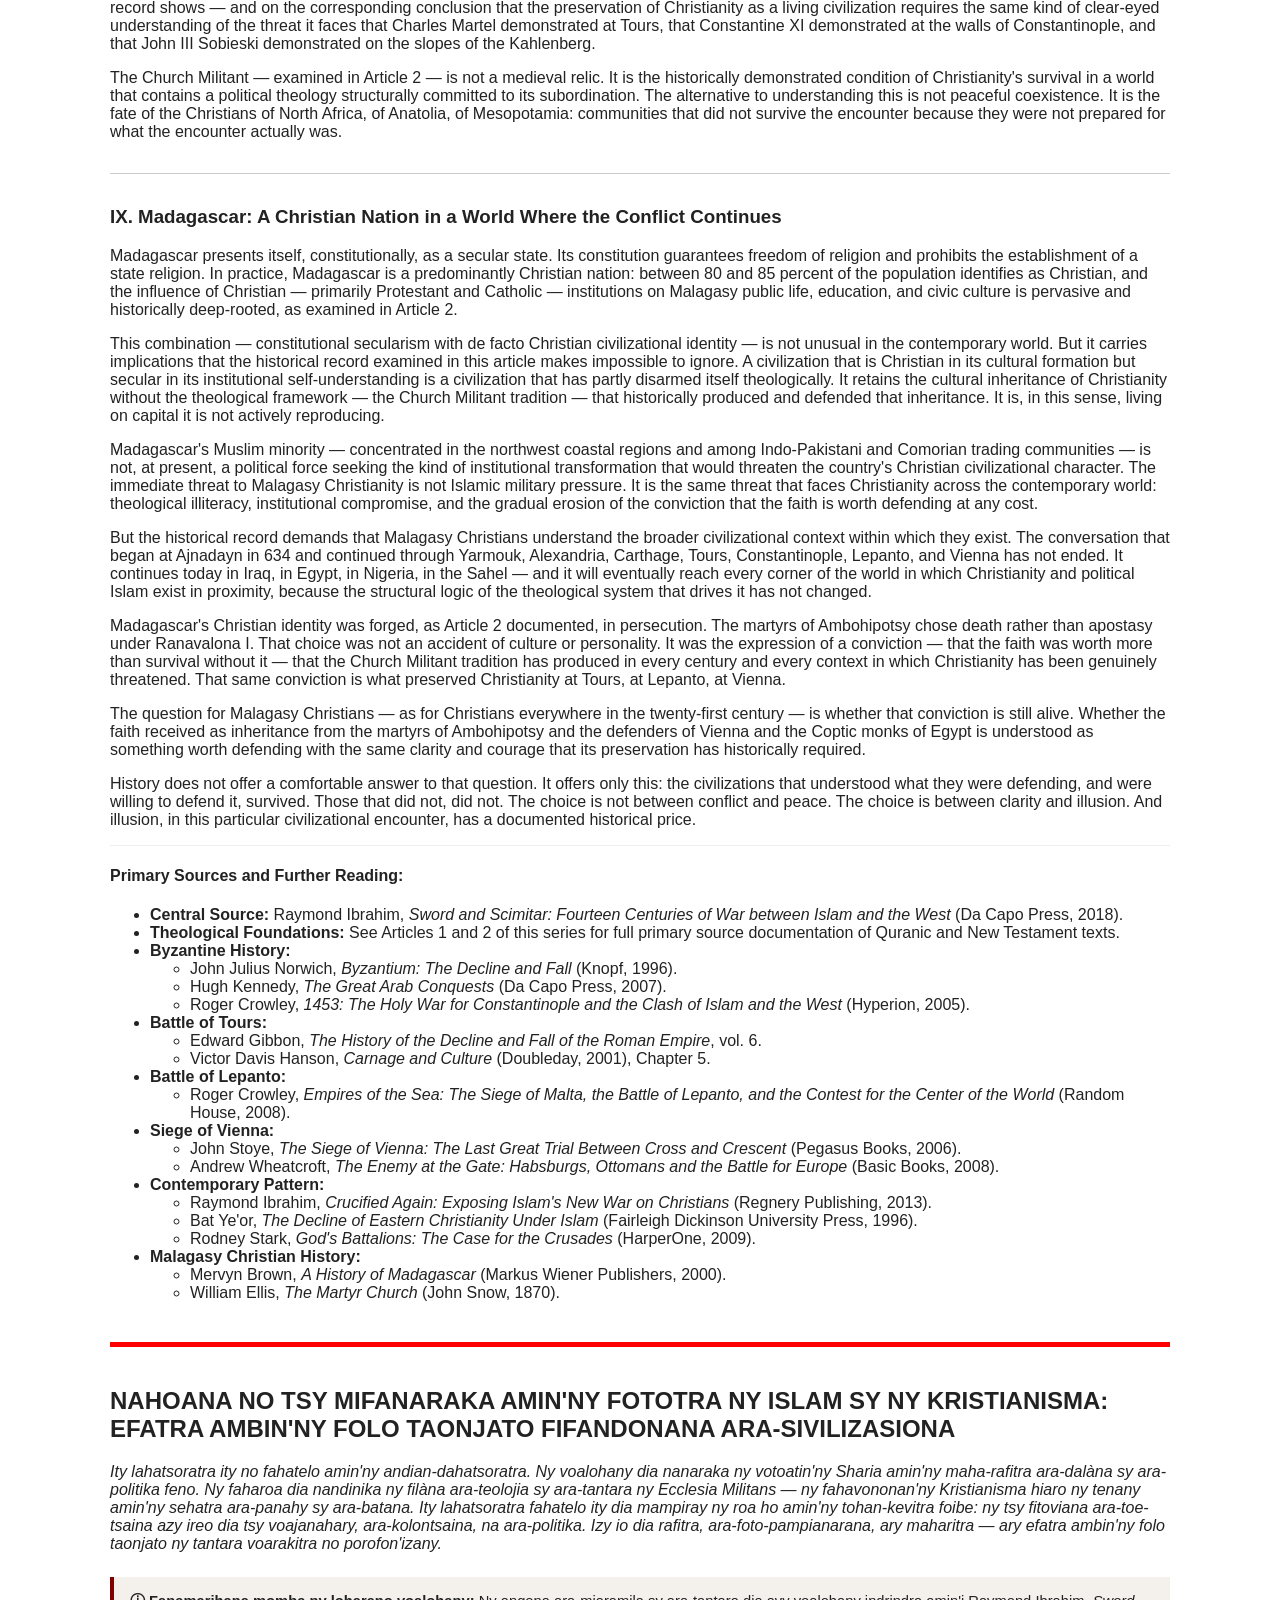
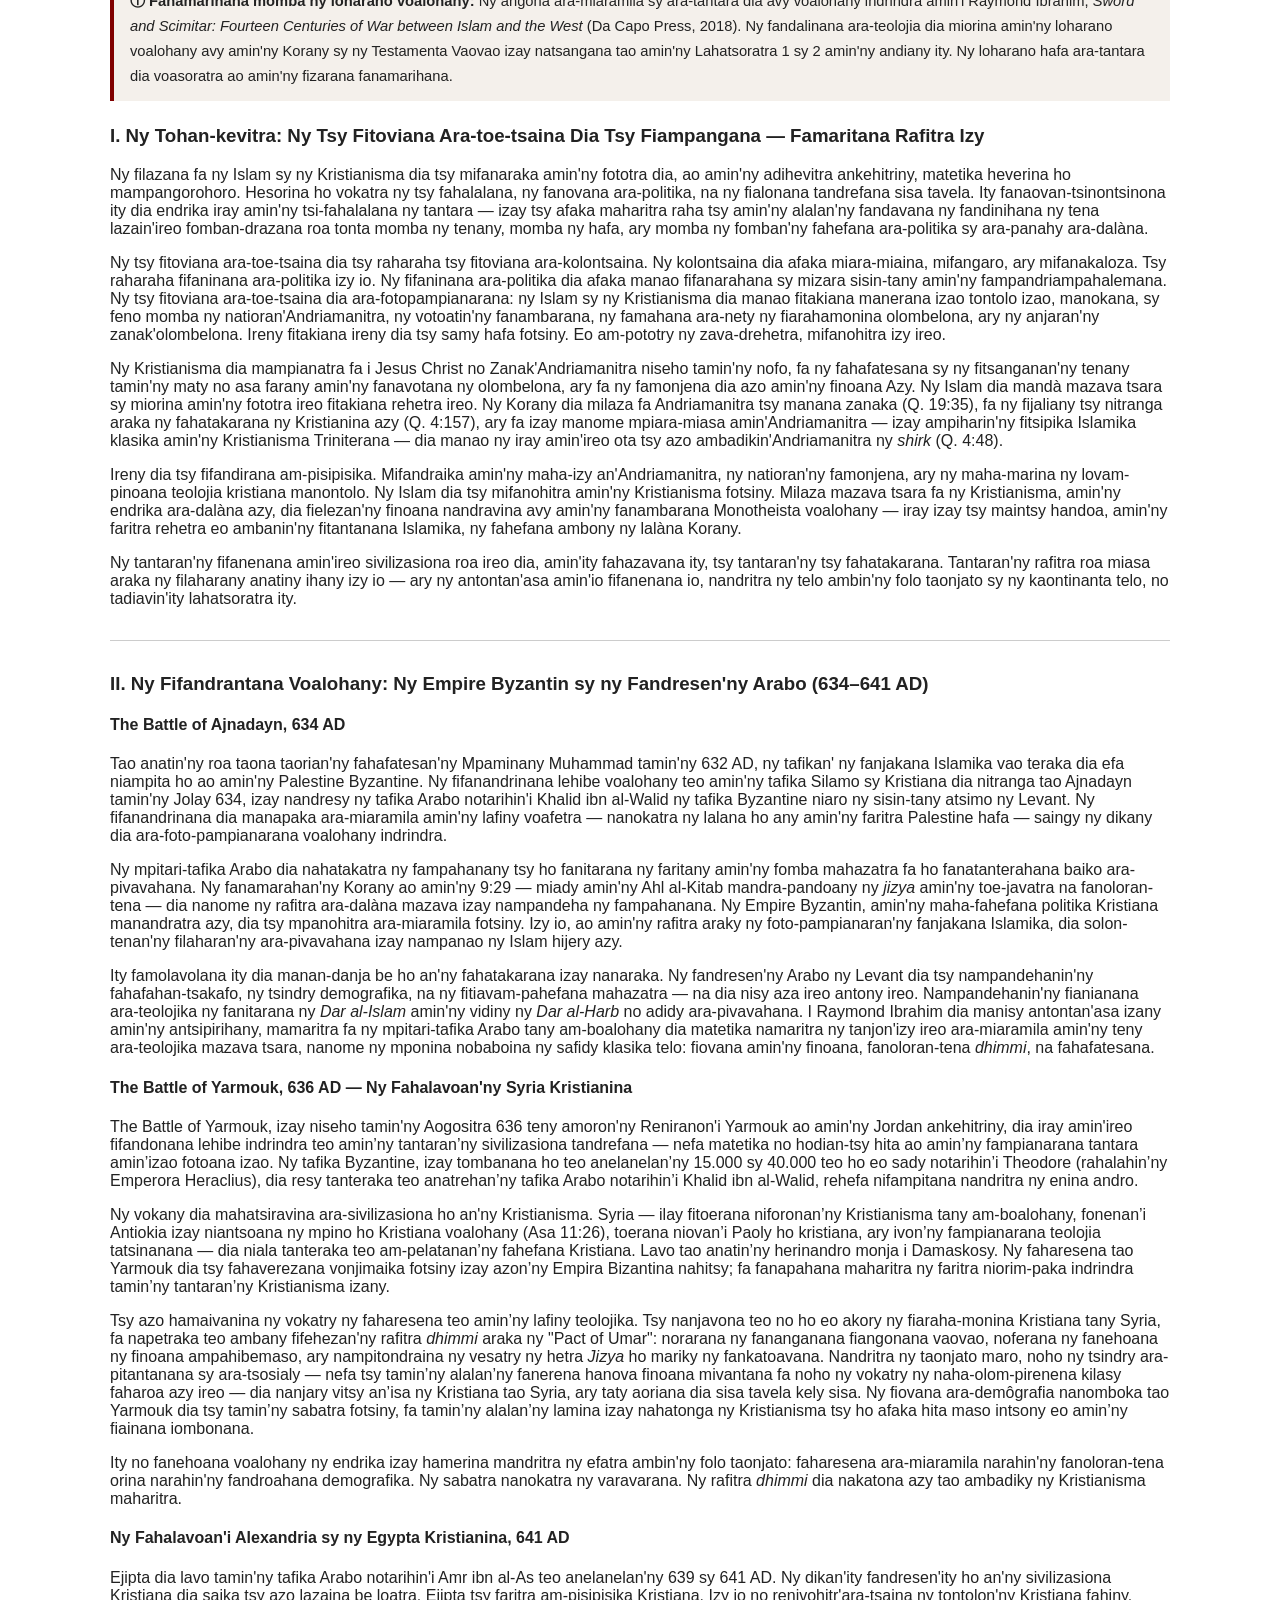
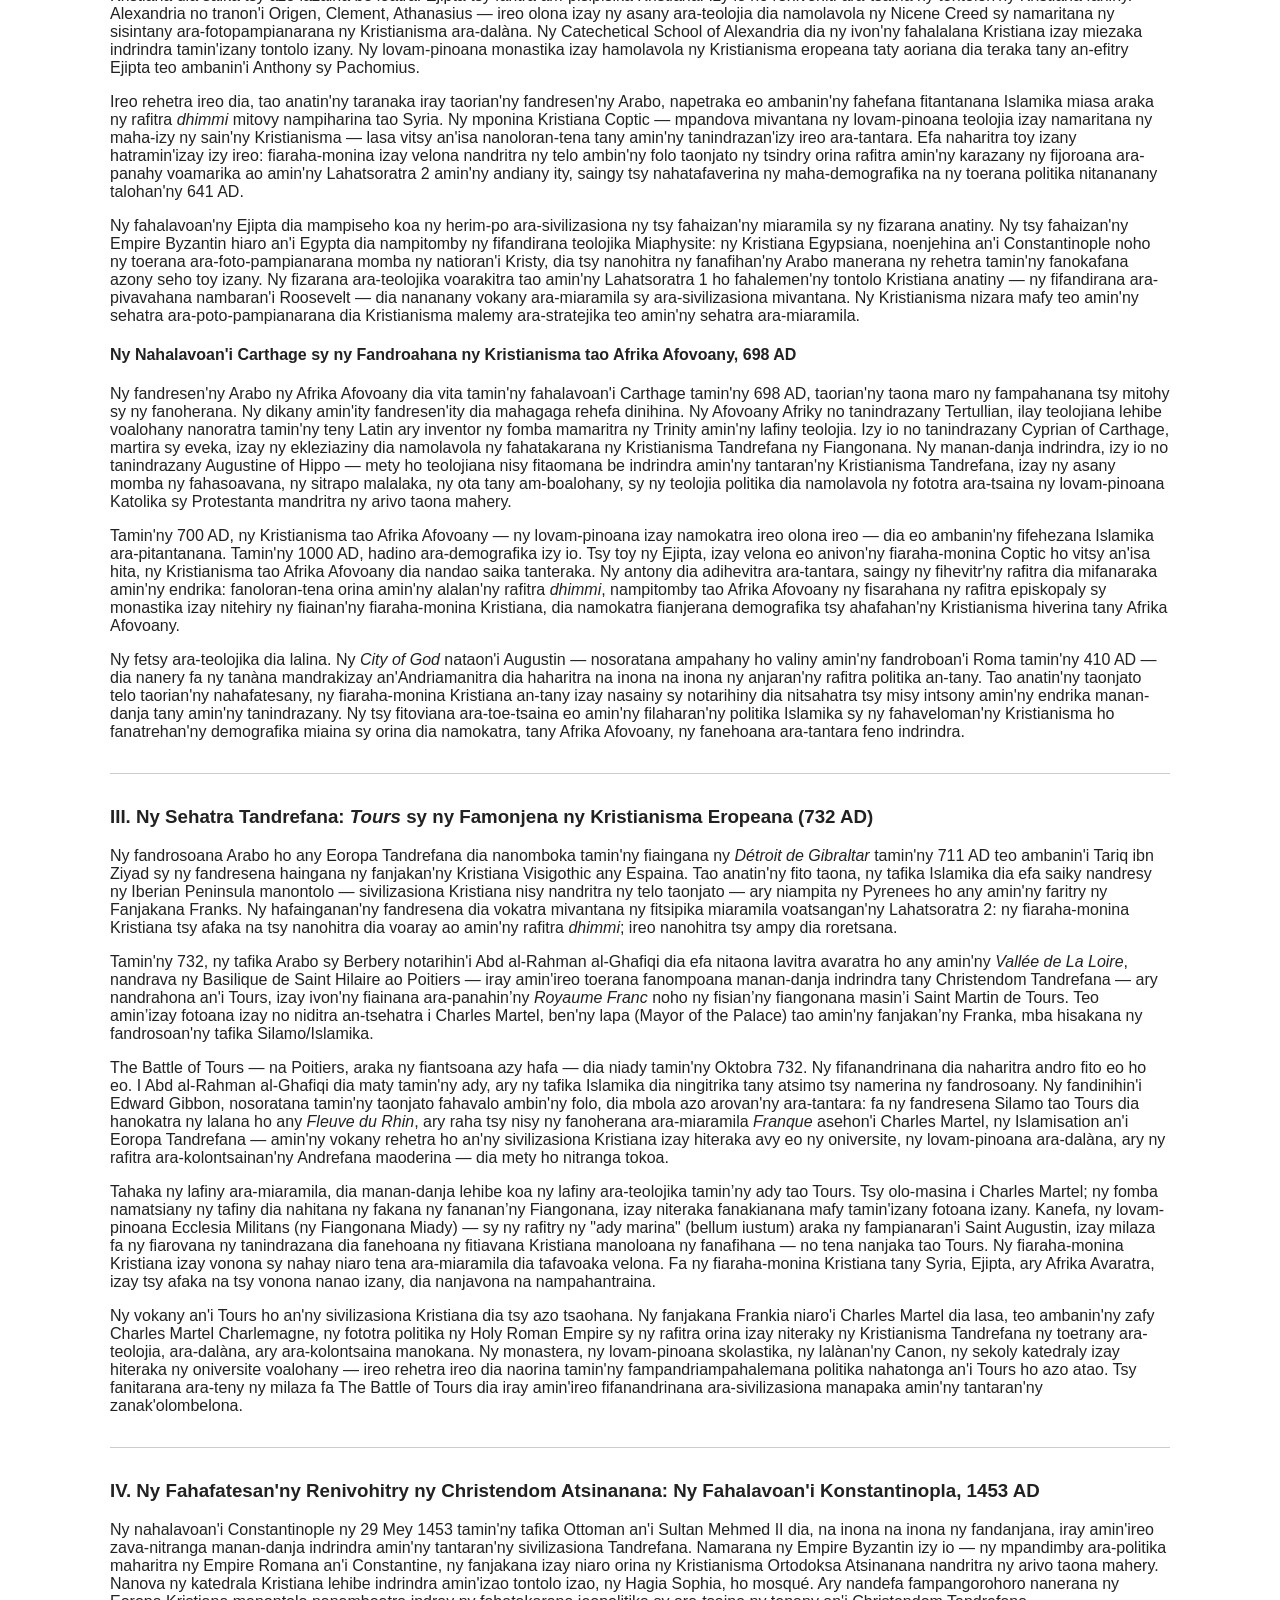
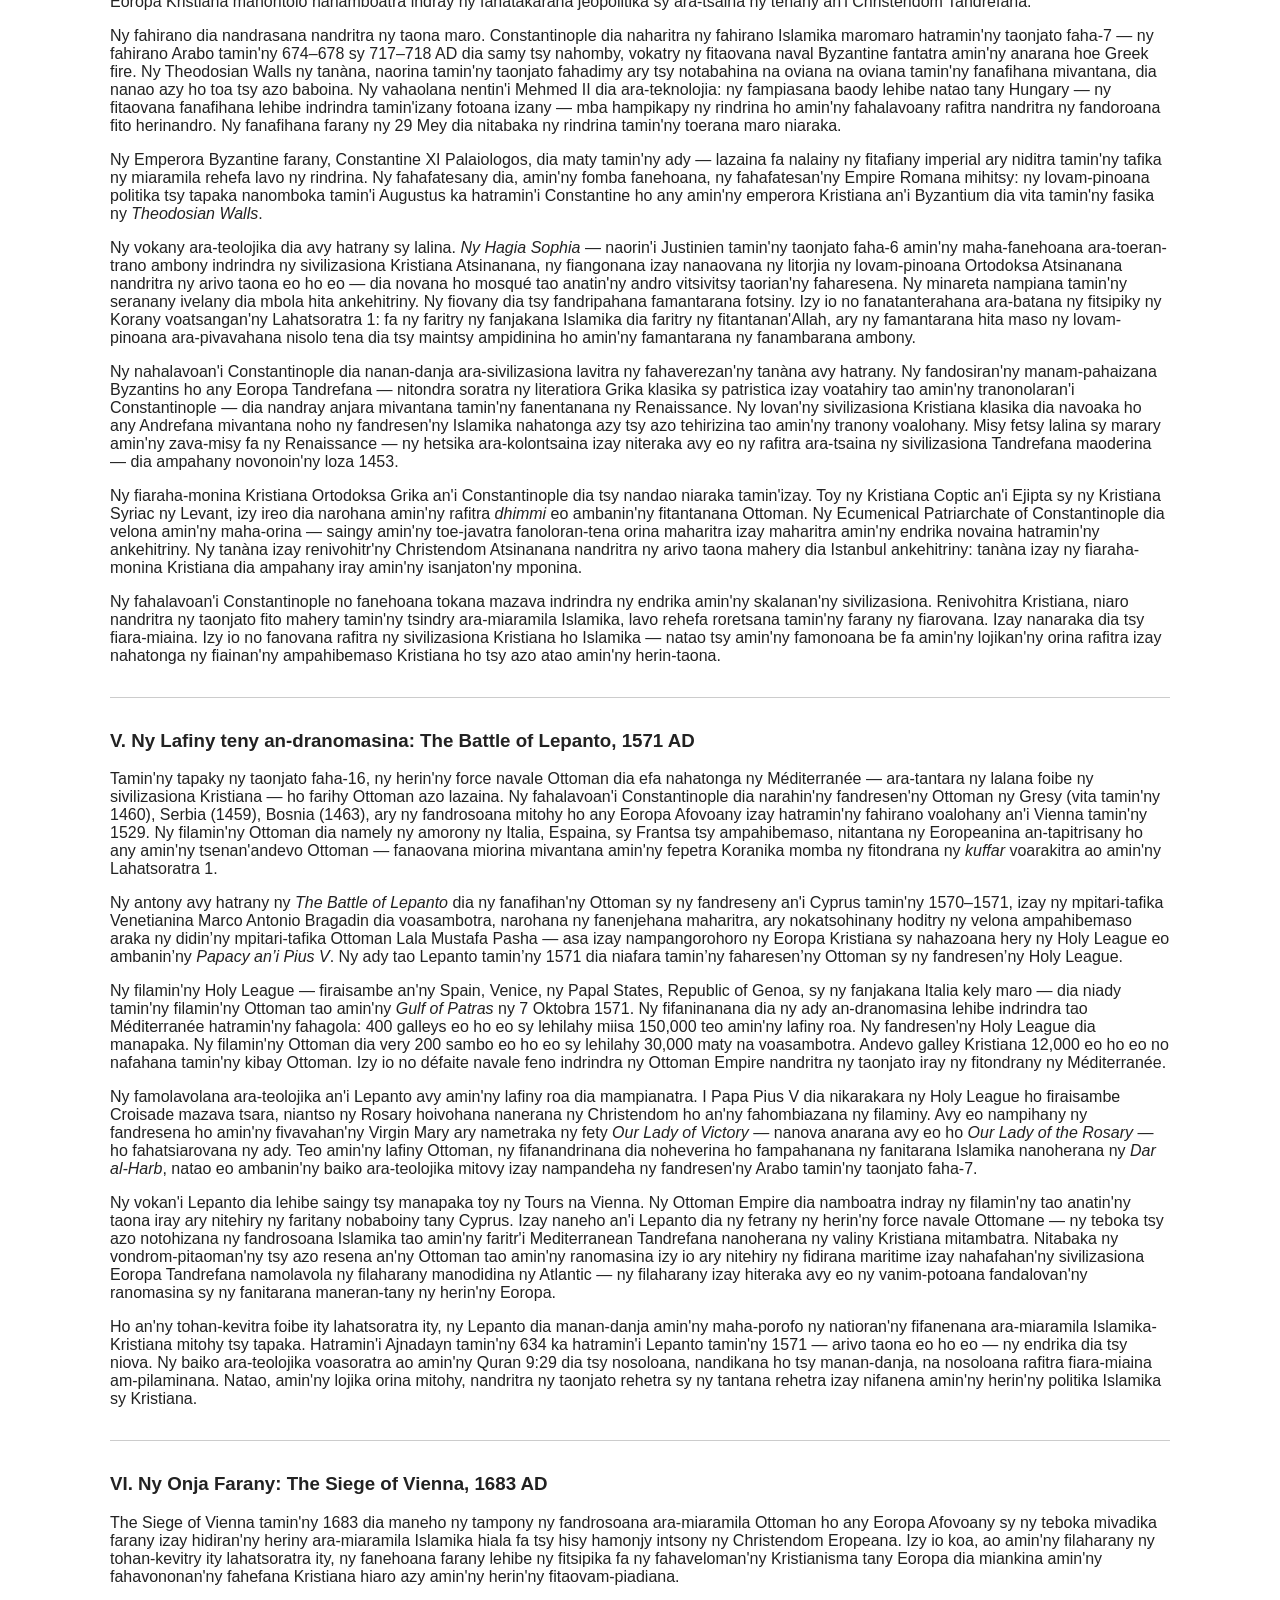
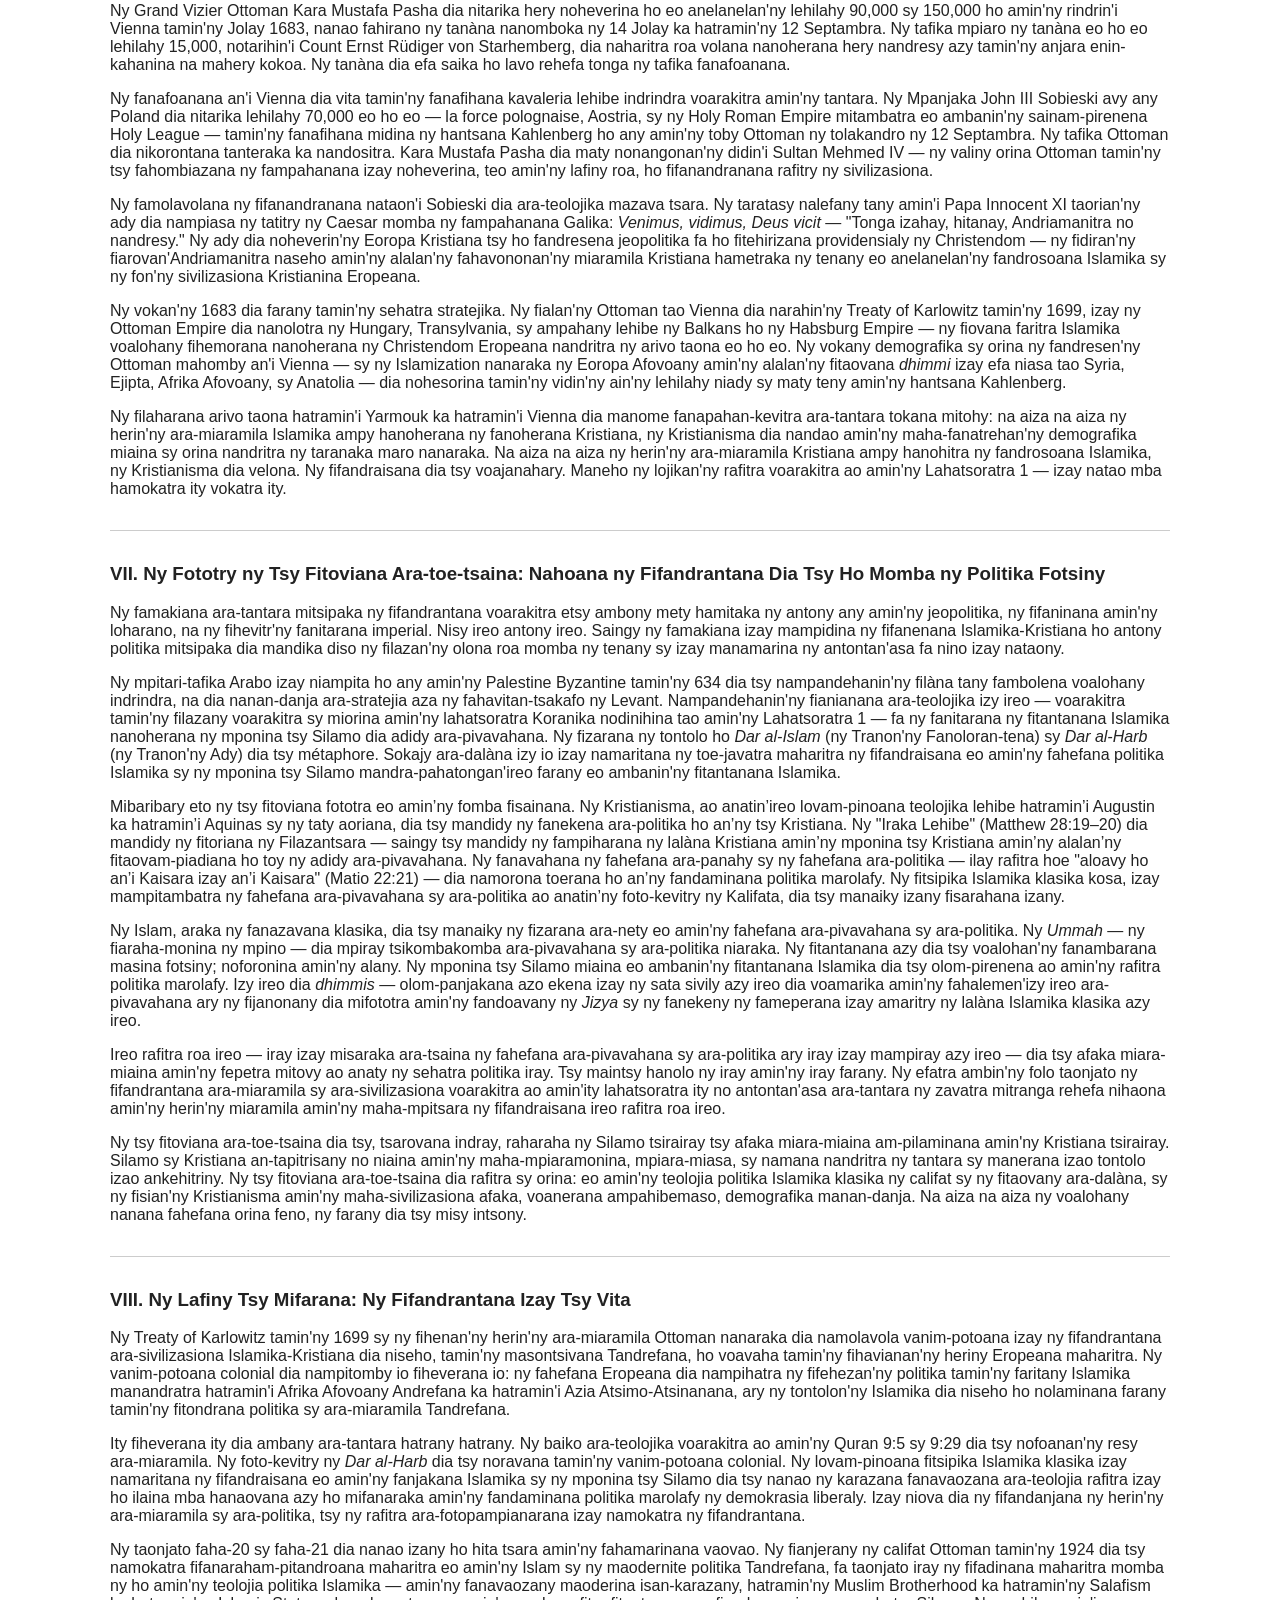
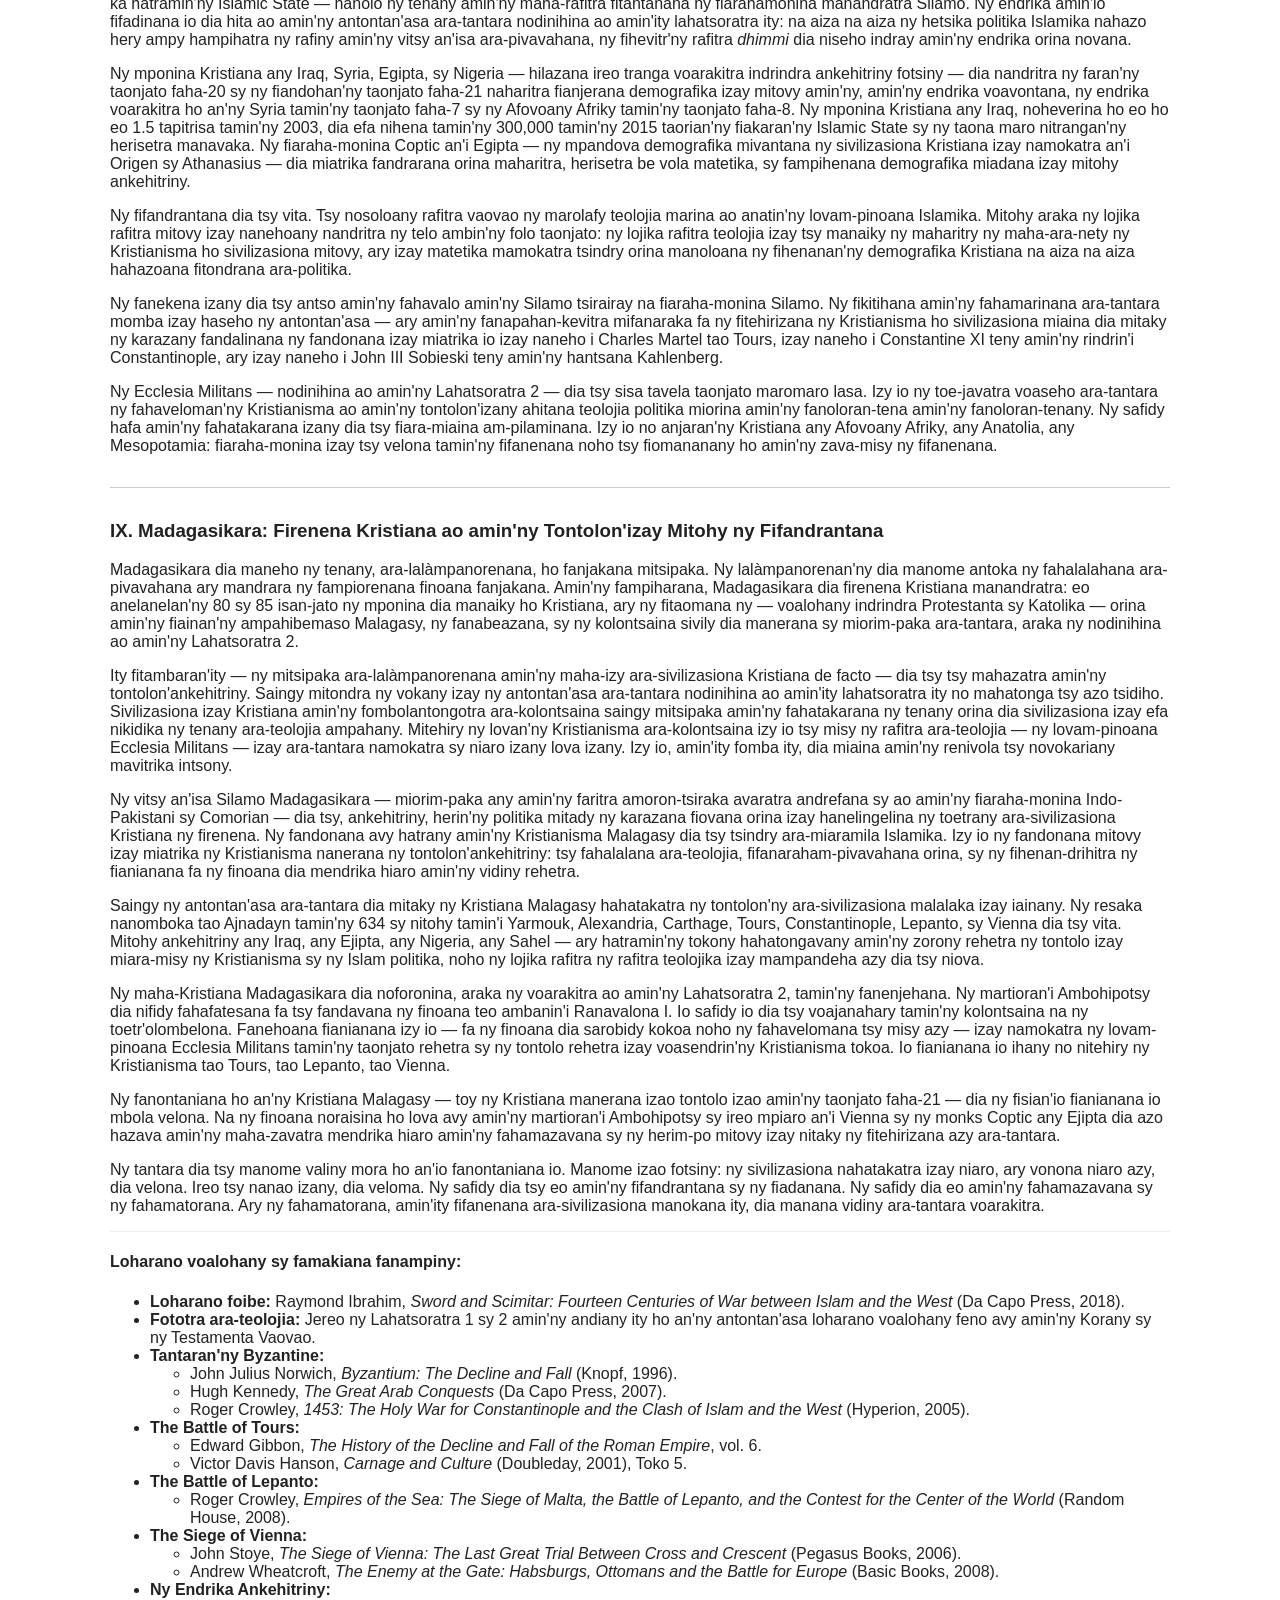
<file: assets/pages/articles/Art3-WhyIslam&ChristianityAreInherentlyIncompatible.html>
<!DOCTYPE html>
<head>
    <meta charset="utf-8">
    <title>Why Islam and Christianity Are Inherently Incompatible</title>
    <meta name="viewport" content="width=device-width, initial-scale=1.0">
    <link rel="stylesheet" href="/assets/css/main.css">
    <link rel="stylesheet" href="/assets/css/articles.css">
</head>
<main>

    <section class="english-content">

        <h2>WHY ISLAM AND CHRISTIANITY ARE INHERENTLY INCOMPATIBLE: FOURTEEN CENTURIES OF CIVILIZATIONAL COLLISION</h2>

        <p>
            <em>This article is the third in a series. The first documented the structural content of Sharia
            as a comprehensive legal and political system. The second examined the theological and historical
            necessity of the Church Militant — the readiness of Christianity to defend itself on both the
            spiritual and physical fronts. This third article synthesizes both into the central argument
            that their incompatibility is not incidental, cultural, or political. It is structural,
            doctrinal, and permanent — and fourteen centuries of recorded history constitute the evidence.</em>
        </p>

        <div style="background: #f4f0eb; border-left: 4px solid #800000; padding: 12px 16px; margin: 24px 0; font-size: 0.92rem; line-height: 1.7;">
            <strong>&#9432; Primary Source Note:</strong> Military and historical data draws primarily on
            Raymond Ibrahim, <em>Sword and Scimitar: Fourteen Centuries of War between Islam and the West</em>
            (Da Capo Press, 2018). Theological analysis draws on the Quranic and New Testament primary sources
            established in Articles 1 and 2 of this series. Additional historiographical sources are cited
            in the notes section.
        </div>

        <h3>I. The Thesis: Incompatibility Is Not an Accusation — It Is a Structural Description</h3>

        <p>
            The claim that Islam and Christianity are inherently incompatible is, in contemporary discourse,
            frequently treated as inflammatory. It is dismissed as the product of ignorance, political
            manipulation, or residual Western prejudice. This dismissal is itself a form of historical
            illiteracy — one that can only be sustained by refusing to examine what both traditions actually
            claim about themselves, about each other, and about the nature of legitimate political and
            spiritual authority.
        </p>
        <p>
            The incompatibility is not a matter of cultural difference. Cultures can coexist, hybridize,
            and negotiate. It is not a matter of political rivalry. Political rivals can sign treaties and
            share borders in stable equilibrium. The incompatibility is doctrinal: both Islam and
            Christianity make universal, exclusive, and totalizing claims about the nature of God, the
            content of revelation, the legitimate ordering of human society, and the destiny of mankind.
            These claims are not merely different. At their core, they are mutually negating.
        </p>
        <p>
            Christianity holds that Jesus Christ is the incarnate Son of God, that his death and resurrection
            constitute the definitive act of human redemption, and that salvation is available through faith
            in him. Islam explicitly and foundationally rejects each of these claims. The Quran declares
            that God has no son (Q. 19:35), that the crucifixion did not occur as Christians understand it
            (Q. 4:157), and that those who attribute partners to God — which classical Islamic jurisprudence
            applies to Trinitarian Christianity — commit the one unforgivable sin of <em>shirk</em> (Q. 4:48).
        </p>
        <p>
            These are not peripheral disagreements. They concern the identity of God, the nature of
            salvation, and the validity of the entire Christian theological tradition. Islam does not merely
            disagree with Christianity. It formally declares Christianity, in its orthodox form, to be a
            corrupted deviation from the original monotheistic revelation — one that must ultimately yield,
            in any territory under Islamic governance, to the superior authority of Quranic law.
        </p>
        <p>
            The history of the encounter between these two civilizations is, in this light, not a history
            of misunderstanding. It is a history of two systems behaving precisely according to their own
            internal logic — and the record of that encounter, across fourteen centuries and three continents,
            is what this article examines.
        </p>

        <hr style="border: none; border-top: 1px solid #ccc; margin: 32px 0;">

        <h3>II. The First Clash: The Byzantine Empire and the Arab Conquests (634–641 AD)</h3>

        <h4>The Battle of Ajnadayn, 634 AD</h4>
        <p>
            Within two years of the Prophet Muhammad's death in 632 AD, the armies of the nascent Islamic
            state had crossed into Byzantine Palestine. The first major engagement between Muslim and
            Christian forces occurred at Ajnadayn in July 634, where the Arab army under Khalid ibn
            al-Walid defeated a Byzantine force defending the southern frontier of the Levant. The
            engagement was militarily decisive in a limited sense — it opened the road to further
            Palestinian territory — but its significance was primarily doctrinal.
        </p>
        <p>
            The Arab commanders understood their campaign not as territorial expansion in the conventional
            sense but as the execution of a religious mandate. The Quran's instruction in 9:29 — to fight
            the People of the Book until they pay the <em>jizya</em> in a state of subjugation — provided
            the explicit legal framework within which the campaigns were conducted. The Byzantine Empire,
            as the dominant Christian political power, was not merely a military opponent. It was, in the
            doctrinal framework of the Islamic state, the representative of a religious order that Islam
            was mandated to subordinate.
        </p>
        <p>
            This framing matters enormously for understanding what followed. The Arab conquest of the
            Levant was not driven primarily by resource scarcity, demographic pressure, or conventional
            imperial ambition — though these factors were present. It was driven by a theological conviction
            that the expansion of <em>Dar al-Islam</em> at the expense of <em>Dar al-Harb</em> was a
            religious obligation. Raymond Ibrahim documents this in detail, noting that the early Arab
            commanders consistently framed their military objectives in explicitly theological terms,
            offering conquered populations the three classical choices: conversion, <em>dhimmi</em>
            subjugation, or death.
        </p>

        <h4>The Battle of Yarmouk, 636 AD — The Fall of Christian Syria</h4>
        <p>
            The Battle of Yarmouk, fought in August 636 along the Yarmouk River in present-day Jordan,
            is among the most consequential engagements in the history of Western civilization — and among
            the most consistently underweighted in contemporary historical education. A Byzantine army
            estimated at between 15,000 and 40,000 men, under the command of Emperor Heraclius's brother
            Theodore, was decisively defeated by an Arab force under Khalid ibn al-Walid over the course
            of six days of sustained fighting.
        </p>
        <p>
            The consequences were civilizationally catastrophic for Christianity. Syria — the cradle of
            early Christian monasticism, home to Antioch where believers were first called Christians
            (Acts 11:26), site of the conversion of Paul, and the intellectual heartland of Eastern
            patristic theology — passed permanently from Christian political control. Damascus fell within
            weeks. The defeat at Yarmouk was not a temporary setback from which the Byzantine Empire
            would recover. It was the permanent amputation of Christianity's most historically rooted
            territory.
        </p>
        <p>
            The theological dimension of this loss cannot be overstated. The Christian communities of
            Syria did not disappear immediately. They were subjected to the <em>dhimmi</em> system
            documented in the Pact of Umar: prohibited from building new churches, restricted in public
            religious expression, and burdened with the <em>jizya</em> tax that marked their
            institutional subordination. Over the following centuries, under sustained administrative
            and social pressure — not primarily through forced conversion but through the accumulated
            weight of second-class legal status — the Christian majority of Syria became a minority,
            and then a remnant. The demographic transformation that began at Yarmouk was completed not
            by the sword alone but by the grinding institutional logic of a system designed to make
            Christianity untenable as a public, civic identity.
        </p>
        <p>
            This is the first demonstration of the pattern that would repeat across fourteen centuries:
            military defeat followed by institutional subordination followed by demographic erasure.
            The sword opened the door. The <em>dhimmi</em> system closed it behind Christianity
            permanently.
        </p>

        <h4>The Fall of Alexandria and Christian Egypt, 641 AD</h4>
        <p>
            Egypt fell to the Arab armies under Amr ibn al-As between 639 and 641 AD. The significance
            of this conquest for Christian civilization is almost impossible to overstate. Egypt was not
            a peripheral Christian territory. It was the intellectual capital of the ancient Christian
            world. Alexandria was the home of Origen, Clement, Athanasius — the figures whose theological
            work had shaped the Nicene Creed and defined the doctrinal boundaries of orthodox Christianity.
            The Catechetical School of Alexandria was the most sophisticated center of Christian learning
            in the ancient world. The monastic tradition that would later transform European Christianity
            had been born in the Egyptian desert under Anthony and Pachomius.
        </p>
        <p>
            All of this was, within a generation of the Arab conquest, placed under Islamic administrative
            authority operating according to the same <em>dhimmi</em> framework applied in Syria. The
            Coptic Christian population — direct heirs of the theological tradition that had defined
            Christianity's intellectual identity — became a subjugated minority in their own historical
            homeland. They have remained so ever since: a community that has survived fourteen centuries
            of systematic institutional pressure by precisely the kind of spiritual militancy examined
            in Article 2 of this series, but that has never recovered the demographic or political
            standing it held before 641 AD.
        </p>
        <p>
            The fall of Egypt also illustrates the civilizational stakes of military incompetence and
            internal division. The Byzantine Empire's failure to defend Egypt was compounded by the
            Miaphysite theological controversy: Egyptian Christians, persecuted by Constantinople for
            their doctrinal position on the nature of Christ, did not universally resist the Arab
            invasion with the commitment they might otherwise have shown. The theological divisions
            that Article 1 documented as internal weaknesses of the Christian world — the sectarian
            animosities Roosevelt identified — had direct military and civilizational consequences.
            A Christianity divided against itself at the doctrinal level was a Christianity strategically
            vulnerable at the military level.
        </p>

        <h4>The Fall of Carthage and the Erasure of North African Christianity, 698 AD</h4>
        <p>
            The Arab conquest of North Africa was completed with the fall of Carthage in 698 AD, following
            decades of intermittent campaign and resistance. The significance of this conquest is
            staggering in retrospect. North Africa was the homeland of Tertullian, the first major
            theologian to write in Latin and the originator of the concept of the Trinity as a
            theological formula. It was the homeland of Cyprian of Carthage, martyr and bishop, whose
            ecclesiology shaped Western Christianity's understanding of the Church. Most consequentially,
            it was the homeland of Augustine of Hippo — arguably the single most influential theologian
            in the history of Western Christianity, whose works on grace, free will, original sin, and
            political theology formed the intellectual foundation of both Catholic and Protestant
            traditions for over a millennium.
        </p>
        <p>
            By 700 AD, North African Christianity — the tradition that had produced these figures —
            was administratively under Islamic control. By 1000 AD, it had been demographically
            eliminated. Unlike Egypt, where the Coptic community survived as a recognizable minority,
            North African Christianity vanished almost completely. The reasons are historically debated,
            but the structural dynamic is consistent with the pattern: institutional subordination
            through the <em>dhimmi</em> system, compounded in North Africa's case by the disruption
            of the episcopal and monastic structures that had sustained Christian community life,
            produced a demographic collapse from which Christianity in North Africa never recovered.
        </p>
        <p>
            The theological irony is profound. Augustine's City of God — written partly in response to
            the sack of Rome in 410 AD — argued that the eternal city of God would endure regardless
            of the fate of earthly political structures. Within three centuries of his death, the
            earthly Christian community he had served and led ceased to exist in any meaningful form
            in his own homeland. The incompatibility between the Islamic political order and the
            survival of Christianity as a living demographic and institutional presence had produced,
            in North Africa, its most total historical demonstration.
        </p>

        <hr style="border: none; border-top: 1px solid #ccc; margin: 32px 0;">

        <h3>III. The Western Front: Tours and the Salvation of European Christianity (732 AD)</h3>

        <p>
            The Arab advance into Western Europe had begun with the crossing of the Strait of Gibraltar
            in 711 AD under Tariq ibn Ziyad and the rapid conquest of the Visigothic Christian kingdom
            of Spain. Within seven years, Islamic forces had overrun virtually the entire Iberian
            Peninsula — a Christian civilization that had existed for three centuries — and had crossed
            the Pyrenees into Frankish territory. The speed of the conquest was a direct consequence
            of the military principles established in Article 2: Christian communities that could not
            or did not resist were absorbed into the <em>dhimmi</em> system; those that resisted
            insufficiently were overwhelmed.
        </p>
        <p>
            By 732, Arab and Berber forces under Abd al-Rahman al-Ghafiqi had advanced as far north as
            the Loire Valley, sacking the Basilica of Saint Hilary at Poitiers — one of the most
            important pilgrimage sites in Western Christendom — and threatening Tours, where the shrine
            of Saint Martin of Tours made it the spiritual center of Frankish Christianity. It was at
            this point that Charles Martel, Mayor of the Palace of the Frankish kingdom, intercepted
            the Islamic army.
        </p>
        <p>
            The Battle of Tours — or Poitiers, as it is alternatively known — was fought in October 732.
            The engagement lasted approximately seven days. Abd al-Rahman al-Ghafiqi was killed in the
            fighting, and the Islamic army withdrew southward without resuming its advance. Edward Gibbon's
            assessment, written in the eighteenth century, remains historically defensible: that a Muslim
            victory at Tours would have opened the road to the Rhine, and that without the Frankish
            military resistance represented by Charles Martel, the Islamization of Western Europe —
            with all its consequences for the Christian civilization that would subsequently produce
            the universities, the legal traditions, and the cultural frameworks of the modern West —
            was a genuine historical possibility.
        </p>
        <p>
            The theological dimension of Tours is as significant as the military one. Charles Martel
            was not a saint. His methods for funding his military campaigns included the controversial
            seizure of Church properties, which earned him ecclesiastical censure. But the Church
            Militant tradition examined in Article 2 — the Augustinian framework of the just war as
            a legitimate expression of Christian love under conditions of threat — is precisely what
            Tours represents in practice. A Christian community that was willing and able to defend
            itself militarily survived. The Christian communities of Syria, Egypt, and North Africa,
            which had either been unable or insufficiently willing to do so, had not.
        </p>
        <p>
            The consequences of Tours for Christian civilization were incalculable. The Frankish kingdom
            that Charles Martel defended became, under his grandson Charlemagne, the political foundation
            of the Holy Roman Empire and the institutional framework within which Western Christianity
            developed its distinctive theological, legal, and cultural character. The monasteries, the
            scholastic tradition, the canon law, the cathedral schools that would evolve into the first
            universities — all of this was built on the political stability that Tours made possible.
            It is not rhetorical excess to say that the Battle of Tours was one of the decisive
            civilizational engagements in human history.
        </p>

        <hr style="border: none; border-top: 1px solid #ccc; margin: 32px 0;">

        <h3>IV. The Death of Eastern Christendom's Capital: The Fall of Constantinople, 1453 AD</h3>

        <p>
            The fall of Constantinople on May 29, 1453 to the Ottoman forces of Sultan Mehmed II
            is, by any measure, one of the most significant events in the history of Western civilization.
            It ended the Byzantine Empire — the continuous political successor to the Roman Empire of
            Constantine, the empire that had been the institutional guardian of Eastern Orthodox
            Christianity for over a thousand years. It transformed the greatest Christian cathedral
            in the world, the Hagia Sophia, into a mosque. And it sent shockwaves through the entirety
            of Christian Europe that fundamentally reoriented the geopolitical and psychological
            self-understanding of Western Christendom.
        </p>
        <p>
            The siege had been anticipated for decades. Constantinople had survived repeated Islamic
            sieges since the seventh century — the Arab sieges of 674–678 and 717–718 AD had both
            failed, largely due to the Byzantine naval weapon known as Greek fire. The city's
            Theodosian Walls, constructed in the fifth century and never successfully breached by
            direct assault, had made it seemingly impregnable. Mehmed II's solution was technological:
            the deployment of massive Hungarian-cast cannon — the largest artillery pieces in the world
            at that time — to pound the walls into a state of structural failure over a seven-week
            bombardment. The final assault on May 29 breached the walls at multiple points simultaneously.
        </p>
        <p>
            The last Byzantine Emperor, Constantine XI Palaiologos, died in the fighting — reportedly
            throwing off his imperial regalia and charging into the breach with his soldiers when the
            walls fell. His death was, in symbolic terms, the death of the Roman Empire itself: the
            unbroken political tradition stretching from Augustus through Constantine to the Christian
            emperors of Byzantium ended in the rubble of the Theodosian Walls.
        </p>
        <p>
            The theological consequences were immediate and profound. The Hagia Sophia — built by
            Justinian in the sixth century as the supreme architectural expression of Eastern Christian
            civilization, the church in which the liturgy of the Eastern Orthodox tradition had been
            celebrated for nearly a thousand years — was converted into a mosque within days of the
            conquest. The minarets added to its exterior remain visible today. Its conversion was not
            merely symbolic vandalism. It was the physical enactment of the Quranic principle
            established in Article 1: that the territory of the Islamic state was the territory of
            God's governance, and that the visible signs of superseded religious traditions should
            be subordinated to the symbols of the superior revelation.
        </p>
        <p>
            The fall of Constantinople had civilizational consequences that extended far beyond the
            immediate loss of the city. The flight of Byzantine scholars to Western Europe — carrying
            manuscripts of Greek classical and patristic literature that had been preserved in
            Constantinople's libraries — contributed directly to the acceleration of the Renaissance.
            The intellectual inheritance of classical Christian civilization was transmitted to the
            West precisely because Islamic conquest made it impossible to preserve it in its original
            home. There is a profound and painful irony in the fact that the Renaissance — the cultural
            movement that eventually produced the intellectual framework of modern Western civilization —
            was partly fertilized by the catastrophe of 1453.
        </p>
        <p>
            The Greek Orthodox Christian community of Constantinople did not disappear immediately.
            Like the Coptic Christians of Egypt and the Syriac Christians of the Levant, they were
            subjected to the <em>dhimmi</em> system under Ottoman administration. The Ecumenical
            Patriarchate of Constantinople survived as an institution — but in a condition of
            permanent institutional subordination that persists in modified form to the present day.
            The city that had been the capital of Eastern Christendom for over a thousand years
            is today Istanbul: a city in which the Christian community constitutes a fraction of
            one percent of the population.
        </p>
        <p>
            The fall of Constantinople is the clearest single demonstration of the pattern at civilizational
            scale. A Christian capital, defended for over seven centuries against Islamic military pressure,
            fell when its defenses were finally overcome. What followed was not coexistence. It was the
            systematic transformation of a Christian civilization into an Islamic one — conducted not
            through mass execution but through the institutional logic of a system that made Christian
            public life progressively untenable over generations.
        </p>

        <hr style="border: none; border-top: 1px solid #ccc; margin: 32px 0;">

        <h3>V. The Naval Dimension: The Battle of Lepanto, 1571 AD</h3>

        <p>
            By the mid-sixteenth century, Ottoman naval power had made the Mediterranean — historically
            the central highway of Christian civilization — effectively an Ottoman lake. The fall of
            Constantinople had been followed by the Ottoman conquest of Greece (completed by 1460),
            Serbia (1459), Bosnia (1463), and the steady advance into Central Europe that would
            culminate in the first siege of Vienna in 1529. Ottoman fleets raided the coastlines of
            Italy, Spain, and France with impunity, capturing hundreds of thousands of Europeans
            for the Ottoman slave markets — a practice directly grounded in the Quranic provisions
            for the treatment of <em>kuffar</em> documented in Article 1.
        </p>
        <p>
            The immediate catalyst for the Battle of Lepanto was the Ottoman invasion and conquest
            of Cyprus in 1570–1571, during which the Venetian commander Marcantonio Bragadin was
            captured, subjected to prolonged torture, and publicly flayed alive by the Ottoman
            commander Lala Mustafa Pasha — an act that shocked Christian Europe and galvanized
            the formation of the Holy League under the papacy of Pius V.
        </p>
        <p>
            The Holy League fleet — an alliance of Spain, Venice, the Papal States, Genoa, and
            several smaller Italian states — engaged the Ottoman fleet at the Gulf of Patras on
            October 7, 1571. The engagement was the largest naval battle in the Mediterranean
            since antiquity: approximately 400 galleys and 150,000 men on both sides. The Holy
            League victory was decisive. The Ottoman fleet lost approximately 200 vessels and
            30,000 men killed or captured. An estimated 12,000 Christian galley slaves were
            liberated from Ottoman oars. It was the most complete naval defeat the Ottoman Empire
            had suffered in a century of Mediterranean dominance.
        </p>
        <p>
            The theological framing of Lepanto by both sides is instructive. Pope Pius V had
            organized the Holy League explicitly as a crusading alliance, calling for the Rosary
            to be prayed across Christendom for the fleet's success. He subsequently attributed
            the victory to the intercession of the Virgin Mary and established the feast of
            Our Lady of Victory — later renamed Our Lady of the Rosary — in commemoration of
            the battle. On the Ottoman side, the engagement was understood as a campaign of
            Islamic expansion against <em>Dar al-Harb</em>, conducted under the same theological
            mandate that had driven the Arab conquests of the seventh century.
        </p>
        <p>
            The consequences of Lepanto were significant but not as decisive as Tours or Vienna.
            The Ottoman Empire rebuilt its fleet within a year and retained its territorial gains
            in Cyprus. What Lepanto demonstrated was the limit of Ottoman naval capacity — the
            point beyond which the Islamic advance into Western Mediterranean waters could not
            be sustained against a unified Christian response. It broke the psychological aura
            of Ottoman invincibility at sea and preserved the maritime access that allowed
            Western European civilization to develop its Atlantic-facing orientation — the
            orientation that would ultimately produce the age of exploration and the global
            expansion of European power.
        </p>
        <p>
            For the purposes of this article's central argument, Lepanto is significant as
            evidence of the continuous, uninterrupted nature of the Islamic-Christian military
            encounter. From Ajnadayn in 634 to Lepanto in 1571 — nearly a thousand years —
            the pattern had not changed. The theological mandate articulated in Quran 9:29
            had not been superseded, reinterpreted into irrelevance, or replaced by a
            framework of peaceful coexistence. It had been enacted, with consistent institutional
            logic, across every century and every theater in which Islamic and Christian
            political power had come into contact.
        </p>

        <hr style="border: none; border-top: 1px solid #ccc; margin: 32px 0;">

        <h3>VI. The Final Wave: The Siege of Vienna, 1683 AD</h3>

        <p>
            The Siege of Vienna in 1683 represents the high-water mark of Ottoman military advance
            into Central Europe and the definitive turning point after which Islamic military power
            would retreat rather than advance against European Christendom. It is also, in the
            arc of this article's argument, the final major demonstration of the principle that
            the survival of Christianity in Europe was contingent on the willingness of Christian
            powers to defend it by force of arms.
        </p>
        <p>
            The Ottoman Grand Vizier Kara Mustafa Pasha led a force estimated at between 90,000
            and 150,000 men to the walls of Vienna in July 1683, subjecting the city to a siege
            that lasted from July 14 to September 12. The city's garrison of approximately 15,000
            men, under the command of Count Ernst Rüdiger von Starhemberg, held out for two months
            against a force that outnumbered them by a factor of six to one or more. The city was
            on the verge of falling when the relief force arrived.
        </p>
        <p>
            The relief of Vienna was achieved by the largest cavalry charge in recorded history.
            King John III Sobieski of Poland led approximately 70,000 men — Polish, Austrian, and
            German forces united under the banner of the Holy League — in a charge down the slopes
            of the Kahlenberg hill into the Ottoman encampment on the afternoon of September 12.
            The Ottoman army broke and fled. Kara Mustafa Pasha was subsequently executed by
            strangulation on the orders of Sultan Mehmed IV — the Ottoman institutional response
            to the failure of a campaign that had been understood, on both sides, as a clash of
            civilizational systems.
        </p>
        <p>
            Sobieski's framing of the engagement was explicitly theological. His dispatch to Pope
            Innocent XI after the battle adapted Caesar's report of his Gallic campaign:
            <em>Venimus, vidimus, Deus vicit</em> — "We came, we saw, God conquered." The battle
            was understood by Christian Europe not as a geopolitical victory but as the providential
            preservation of Christendom — the intervention of divine protection expressed through
            the willingness of Christian soldiers to place themselves between the Islamic advance
            and the heart of European civilization.
        </p>
        <p>
            The consequences of 1683 were definitive at the strategic level. The Ottoman retreat
            from Vienna was followed by the Treaty of Karlowitz in 1699, under which the Ottoman
            Empire ceded Hungary, Transylvania, and large portions of the Balkans to the Habsburg
            Empire — the first major territorial reversal in Islamic expansion against European
            Christendom in nearly a thousand years. The demographic and institutional consequences
            of a successful Ottoman conquest of Vienna — and the subsequent Islamization of Central
            Europe through the <em>dhimmi</em> mechanism that had operated in Syria, Egypt, North
            Africa, and Anatolia — were averted at the cost of the lives of the men who fought
            and died on the slopes of the Kahlenberg.
        </p>
        <p>
            The thousand-year arc from Yarmouk to Vienna thus yields a single, consistent
            historical conclusion: wherever Islamic military power was sufficient to overcome
            Christian resistance, Christianity disappeared as a living demographic and institutional
            presence over the course of subsequent generations. Wherever Christian military power
            was sufficient to repel or reverse the Islamic advance, Christianity survived. The
            correlation is not incidental. It reflects the structural logic of a system — documented
            in Article 1 — that was designed precisely to produce this outcome.
        </p>

        <hr style="border: none; border-top: 1px solid #ccc; margin: 32px 0;">

        <h3>VII. The Root of the Incompatibility: Why the Conflict Was Never About Politics Alone</h3>

        <p>
            A secular historical reading of the conflicts documented above might locate their
            cause in geopolitics, resource competition, or the dynamics of imperial expansion.
            These factors were present. But a reading that reduces the Islamic-Christian encounter
            to secular political causes systematically misrepresents what both parties said about
            themselves and what the documentary record confirms they believed they were doing.
        </p>
        <p>
            The Arab commanders who crossed into Byzantine Palestine in 634 were not primarily
            motivated by the need for agricultural land, though the Levant's fertility was
            strategically significant. They were motivated by a theological conviction — documented
            in their own recorded statements and grounded in the Quranic texts examined in
            Article 1 — that the expansion of Islamic governance over non-Muslim populations was
            a religious obligation. The classification of the world into <em>Dar al-Islam</em>
            (the House of Submission) and <em>Dar al-Harb</em> (the House of War) is not a
            metaphor. It is a legal category that defined the permanent condition of the
            relationship between Islamic political authority and non-Muslim populations until
            the latter were brought under Islamic governance.
        </p>
        <p>
            The structural incompatibility is located precisely here. Christianity, in its
            mainstream theological tradition from Augustine through Aquinas and beyond, does
            not mandate the political subjugation of non-Christians. The Great Commission
            (Matthew 28:19–20) commands evangelization — the proclamation of the gospel —
            but not the imposition of Christian law on non-Christian populations by force of
            arms as a religious obligation. The distinction between spiritual authority and
            temporal political power — the "render unto Caesar" framework of Matthew 22:21 —
            created conceptual space for pluralistic political arrangements that classical
            Islamic jurisprudence, with its fusion of religious and political authority in
            the concept of the caliphate, did not recognize as legitimate.
        </p>
        <p>
            Islam, as classically formulated, recognizes no legitimate separation between
            religious and political authority. The <em>Ummah</em> — the community of believers —
            is simultaneously a religious and a political entity. Its governance is not merely
            informed by divine revelation; it is constituted by it. Non-Muslim populations
            living under Islamic governance are not citizens in a pluralistic political framework.
            They are <em>dhimmis</em> — tolerated subjects whose civic status is defined by their
            religious inferiority and whose continued presence is conditional on their payment
            of the <em>jizya</em> and their acceptance of the restrictions that classical Islamic
            law imposes upon them.
        </p>
        <p>
            These two systems — one that conceptually separates religious and political authority
            and one that fuses them — cannot coexist on equal terms within a shared political
            space. One must ultimately subordinate the other. The fourteen centuries of military
            and civilizational conflict documented in this article are the historical record of
            what happens when these two systems encounter each other with military force as
            the arbiter of their relationship.
        </p>
        <p>
            The incompatibility is not, it bears repeating, a matter of individual Muslims being
            incapable of peaceful coexistence with individual Christians. Millions of Muslims and
            Christians have lived as neighbors, colleagues, and friends across history and across
            the world today. The incompatibility is structural and institutional: between the
            classical Islamic political theology of the caliphate and its legal instruments, and
            the existence of Christianity as a free, publicly expressed, demographically significant
            civilization. Wherever the former has had complete institutional authority, the latter
            has not survived.
        </p>

        <hr style="border: none; border-top: 1px solid #ccc; margin: 32px 0;">

        <h3>VIII. The Unending Dimension: The Conflict That Has Not Concluded</h3>

        <p>
            The Treaty of Karlowitz in 1699 and the subsequent decline of Ottoman military power
            created a period in which the Islamic-Christian civilizational conflict appeared, to
            Western eyes, to have been resolved by the permanent ascendancy of European power.
            The colonial period reinforced this impression: European powers imposed political
            control over Muslim-majority territories from West Africa to Southeast Asia, and the
            Islamic world appeared to have been definitively subordinated to Western political
            and military dominance.
        </p>
        <p>
            This impression was always historically shallow. The theological mandate documented
            in Quran 9:5 and 9:29 was not repealed by military defeat. The concept of
            <em>Dar al-Harb</em> was not dissolved by the colonial period. The classical Islamic
            jurisprudential tradition that defined the relationship between the Islamic state
            and non-Muslim populations did not undergo the kind of systematic theological
            reformation that would have been required to render it compatible with the pluralistic
            political arrangements of liberal democracy. What changed was the balance of military
            and political power, not the doctrinal framework that had produced the conflict.
        </p>
        <p>
            The twentieth and twenty-first centuries have made this visible with renewed clarity.
            The collapse of the Ottoman caliphate in 1924 produced not a stable accommodation
            between Islam and Western political modernity, but a century of sustained contest
            over whether Islamic political theology — in its various modern reformulations,
            from the Muslim Brotherhood to Salafism to the Islamic State — would reassert
            itself as the governing framework of Muslim-majority societies. The pattern of
            that contest is recognizable from the historical record examined in this article:
            wherever Islamic political movements have achieved sufficient power to impose their
            framework on religious minorities, the structural dynamic of the <em>dhimmi</em>
            system has re-emerged in modified institutional forms.
        </p>
        <p>
            The Christian populations of Iraq, Syria, Egypt, and Nigeria — to cite only the
            most documented contemporary cases — have experienced in the late twentieth and
            early twenty-first centuries a demographic collapse that mirrors, in accelerated
            form, the pattern documented for Syria in the seventh century and North Africa in
            the eighth. Iraq's Christian population, estimated at approximately 1.5 million
            in 2003, had fallen below 300,000 by 2015 following the rise of the Islamic State
            and the preceding decades of targeted violence. Egypt's Coptic community — the
            direct demographic heir of the Christian civilization that produced Origen and
            Athanasius — faces sustained institutional discrimination, periodic mass violence,
            and a slow demographic attrition that continues in the present.
        </p>
        <p>
            The conflict is not concluded. It has not been superseded by a new framework of
            genuine theological pluralism within the Islamic tradition. It continues according
            to the same structural logic that it has exhibited for fourteen centuries: the logic
            of a theological system that does not recognize the permanent legitimacy of
            Christianity as a co-equal civilization, and that consistently produces institutional
            pressure toward Christian demographic decline wherever it achieves political dominance.
        </p>
        <p>
            To acknowledge this is not to call for hostility toward Muslim individuals or Muslim
            communities. It is to insist on historical honesty about what the record shows —
            and on the corresponding conclusion that the preservation of Christianity as a living
            civilization requires the same kind of clear-eyed understanding of the threat it faces
            that Charles Martel demonstrated at Tours, that Constantine XI demonstrated at the
            walls of Constantinople, and that John III Sobieski demonstrated on the slopes of
            the Kahlenberg.
        </p>
        <p>
            The Church Militant — examined in Article 2 — is not a medieval relic. It is the
            historically demonstrated condition of Christianity's survival in a world that
            contains a political theology structurally committed to its subordination. The
            alternative to understanding this is not peaceful coexistence. It is the fate of
            the Christians of North Africa, of Anatolia, of Mesopotamia: communities that did
            not survive the encounter because they were not prepared for what the encounter
            actually was.
        </p>

        <hr style="border: none; border-top: 1px solid #ccc; margin: 32px 0;">

        <h3>IX. Madagascar: A Christian Nation in a World Where the Conflict Continues</h3>

        <p>
            Madagascar presents itself, constitutionally, as a secular state. Its constitution
            guarantees freedom of religion and prohibits the establishment of a state religion.
            In practice, Madagascar is a predominantly Christian nation: between 80 and 85 percent
            of the population identifies as Christian, and the influence of Christian — primarily
            Protestant and Catholic — institutions on Malagasy public life, education, and civic
            culture is pervasive and historically deep-rooted, as examined in Article 2.
        </p>
        <p>
            This combination — constitutional secularism with de facto Christian civilizational
            identity — is not unusual in the contemporary world. But it carries implications that
            the historical record examined in this article makes impossible to ignore. A civilization
            that is Christian in its cultural formation but secular in its institutional self-understanding
            is a civilization that has partly disarmed itself theologically. It retains the cultural
            inheritance of Christianity without the theological framework — the Church Militant
            tradition — that historically produced and defended that inheritance. It is, in this
            sense, living on capital it is not actively reproducing.
        </p>
        <p>
            Madagascar's Muslim minority — concentrated in the northwest coastal regions and among
            Indo-Pakistani and Comorian trading communities — is not, at present, a political force
            seeking the kind of institutional transformation that would threaten the country's
            Christian civilizational character. The immediate threat to Malagasy Christianity is
            not Islamic military pressure. It is the same threat that faces Christianity across
            the contemporary world: theological illiteracy, institutional compromise, and the
            gradual erosion of the conviction that the faith is worth defending at any cost.
        </p>
        <p>
            But the historical record demands that Malagasy Christians understand the broader
            civilizational context within which they exist. The conversation that began at
            Ajnadayn in 634 and continued through Yarmouk, Alexandria, Carthage, Tours,
            Constantinople, Lepanto, and Vienna has not ended. It continues today in Iraq,
            in Egypt, in Nigeria, in the Sahel — and it will eventually reach every corner of
            the world in which Christianity and political Islam exist in proximity, because
            the structural logic of the theological system that drives it has not changed.
        </p>
        <p>
            Madagascar's Christian identity was forged, as Article 2 documented, in persecution.
            The martyrs of Ambohipotsy chose death rather than apostasy under Ranavalona I.
            That choice was not an accident of culture or personality. It was the expression of
            a conviction — that the faith was worth more than survival without it — that the
            Church Militant tradition has produced in every century and every context in which
            Christianity has been genuinely threatened. That same conviction is what preserved
            Christianity at Tours, at Lepanto, at Vienna.
        </p>
        <p>
            The question for Malagasy Christians — as for Christians everywhere in the twenty-first
            century — is whether that conviction is still alive. Whether the faith received as
            inheritance from the martyrs of Ambohipotsy and the defenders of Vienna and the
            Coptic monks of Egypt is understood as something worth defending with the same
            clarity and courage that its preservation has historically required.
        </p>
        <p>
            History does not offer a comfortable answer to that question. It offers only this:
            the civilizations that understood what they were defending, and were willing to defend
            it, survived. Those that did not, did not. The choice is not between conflict and
            peace. The choice is between clarity and illusion. And illusion, in this particular
            civilizational encounter, has a documented historical price.
        </p>

        <hr>

        <div class="reference-section">
            <h4>Primary Sources and Further Reading:</h4>
            <ul>
                <li><strong>Central Source:</strong> Raymond Ibrahim, <em>Sword and Scimitar: Fourteen Centuries of War between Islam and the West</em> (Da Capo Press, 2018).</li>
                <li><strong>Theological Foundations:</strong> See Articles 1 and 2 of this series for full primary source documentation of Quranic and New Testament texts.</li>
                <li><strong>Byzantine History:</strong>
                    <ul>
                        <li>John Julius Norwich, <em>Byzantium: The Decline and Fall</em> (Knopf, 1996).</li>
                        <li>Hugh Kennedy, <em>The Great Arab Conquests</em> (Da Capo Press, 2007).</li>
                        <li>Roger Crowley, <em>1453: The Holy War for Constantinople and the Clash of Islam and the West</em> (Hyperion, 2005).</li>
                    </ul>
                </li>
                <li><strong>Battle of Tours:</strong>
                    <ul>
                        <li>Edward Gibbon, <em>The History of the Decline and Fall of the Roman Empire</em>, vol. 6.</li>
                        <li>Victor Davis Hanson, <em>Carnage and Culture</em> (Doubleday, 2001), Chapter 5.</li>
                    </ul>
                </li>
                <li><strong>Battle of Lepanto:</strong>
                    <ul>
                        <li>Roger Crowley, <em>Empires of the Sea: The Siege of Malta, the Battle of Lepanto, and the Contest for the Center of the World</em> (Random House, 2008).</li>
                    </ul>
                </li>
                <li><strong>Siege of Vienna:</strong>
                    <ul>
                        <li>John Stoye, <em>The Siege of Vienna: The Last Great Trial Between Cross and Crescent</em> (Pegasus Books, 2006).</li>
                        <li>Andrew Wheatcroft, <em>The Enemy at the Gate: Habsburgs, Ottomans and the Battle for Europe</em> (Basic Books, 2008).</li>
                    </ul>
                </li>
                <li><strong>Contemporary Pattern:</strong>
                    <ul>
                        <li>Raymond Ibrahim, <em>Crucified Again: Exposing Islam's New War on Christians</em> (Regnery Publishing, 2013).</li>
                        <li>Bat Ye'or, <em>The Decline of Eastern Christianity Under Islam</em> (Fairleigh Dickinson University Press, 1996).</li>
                        <li>Rodney Stark, <em>God's Battalions: The Case for the Crusades</em> (HarperOne, 2009).</li>
                    </ul>
                </li>
                <li><strong>Malagasy Christian History:</strong>
                    <ul>
                        <li>Mervyn Brown, <em>A History of Madagascar</em> (Markus Wiener Publishers, 2000).</li>
                        <li>William Ellis, <em>The Martyr Church</em> (John Snow, 1870).</li>
                    </ul>
                </li>
            </ul>
        </div>

    </section>

    <hr class="language-separator">

    <section class="malagasy-content">

        <h2>NAHOANA NO TSY MIFANARAKA AMIN'NY FOTOTRA NY ISLAM SY NY KRISTIANISMA: EFATRA AMBIN'NY FOLO TAONJATO FIFANDONANA ARA-SIVILIZASIONA</h2>

        <p>
            <em>Ity lahatsoratra ity no fahatelo amin'ny andian-dahatsoratra. Ny voalohany dia nanaraka ny votoatin'ny Sharia amin'ny maha-rafitra ara-dalàna sy ara-politika feno. 
                Ny faharoa dia nandinika ny filàna ara-teolojia sy ara-tantara ny Ecclesia Militans — ny fahavononan'ny Kristianisma hiaro ny tenany amin'ny sehatra ara-panahy sy ara-batana. 
                Ity lahatsoratra fahatelo ity dia mampiray ny roa ho amin'ny tohan-kevitra foibe: ny tsy fitoviana ara-toe-tsaina azy ireo dia tsy voajanahary, ara-kolontsaina, na ara-politika. 
                Izy io dia rafitra, ara-foto-pampianarana, ary maharitra — ary efatra ambin'ny folo taonjato ny tantara voarakitra no porofon'izany.</em>
        </p>

        <div style="background: #f4f0eb; border-left: 4px solid #800000; padding: 12px 16px; margin: 24px 0; font-size: 0.92rem; line-height: 1.7;">
            <strong>&#9432; Fanamarihana momba ny loharano voalohany:</strong> Ny angona ara-miaramila sy ara-tantara dia avy voalohany indrindra amin'i Raymond Ibrahim,
            <em>Sword and Scimitar: Fourteen Centuries of War between Islam and the West</em>
            (Da Capo Press, 2018). Ny fandalinana ara-teolojia dia miorina amin'ny loharano voalohany avy amin'ny Korany sy ny Testamenta Vaovao izay natsangana tao amin'ny Lahatsoratra 1 sy 2 amin'ny andiany ity. Ny loharano hafa ara-tantara dia voasoratra ao amin'ny fizarana fanamarihana.
        </div>

        <h3>I. Ny Tohan-kevitra: Ny Tsy Fitoviana Ara-toe-tsaina Dia Tsy Fiampangana — Famaritana Rafitra Izy</h3>

        <p>
            Ny filazana fa ny Islam sy ny Kristianisma dia tsy mifanaraka amin'ny fototra dia, ao amin'ny adihevitra ankehitriny,
            matetika heverina ho mampangorohoro. Hesorina ho vokatra ny tsy fahalalana, ny fanovana ara-politika,
            na ny fialonana tandrefana sisa tavela. Ity fanaovan-tsinontsinona ity dia endrika iray amin'ny tsi-fahalalana ny tantara — 
            izay tsy afaka maharitra raha tsy amin'ny alalan'ny fandavana ny fandinihana ny tena lazain'ireo fomban-drazana roa tonta momba ny tenany, 
            momba ny hafa, ary momba ny fomban'ny fahefana ara-politika sy ara-panahy ara-dalàna.
        </p>
        <p>
            Ny tsy fitoviana ara-toe-tsaina dia tsy raharaha tsy fitoviana ara-kolontsaina. Ny kolontsaina dia afaka miara-miaina, mifangaro,
            ary mifanakaloza. Tsy raharaha fifaninana ara-politika izy io. Ny fifaninana ara-politika dia afaka manao fifanarahana
            sy mizara sisin-tany amin'ny fampandriampahalemana. Ny tsy fitoviana ara-toe-tsaina dia ara-fotopampianarana: ny Islam sy ny
            Kristianisma dia manao fitakiana manerana izao tontolo izao, manokana, sy feno momba ny natioran'Andriamanitra,
            ny votoatin'ny fanambarana, ny famahana ara-nety ny fiarahamonina olombelona, ary ny anjaran'ny zanak'olombelona.
            Ireny fitakiana ireny dia tsy samy hafa fotsiny. Eo am-pototry ny zava-drehetra, mifanohitra izy ireo.
        </p>
        <p>
            Ny Kristianisma dia mampianatra fa i Jesus Christ no Zanak'Andriamanitra niseho tamin'ny nofo, fa ny fahafatesana sy ny fitsanganan'ny
            tenany tamin'ny maty no asa farany amin'ny fanavotana ny olombelona, ary fa ny famonjena dia azo amin'ny finoana Azy.
            Ny Islam dia mandà mazava tsara sy miorina amin'ny fototra ireo fitakiana rehetra ireo. Ny Korany
            dia milaza fa Andriamanitra tsy manana zanaka (Q. 19:35), fa ny fijaliany tsy nitranga araka ny fahatakarana ny Kristianina
            azy (Q. 4:157), ary fa izay manome mpiara-miasa amin'Andriamanitra — izay ampiharin'ny fitsipika Islamika klasika
            amin'ny Kristianisma Triniterana — dia manao ny iray amin'ireo ota tsy azo ambadikin'Andriamanitra ny <em>shirk</em> (Q. 4:48).
        </p>
        <p>
            Ireny dia tsy fifandirana am-pisipisika. Mifandraika amin'ny maha-izy an'Andriamanitra, ny natioran'ny famonjena,
            ary ny maha-marina ny lovam-pinoana teolojia kristiana manontolo. Ny Islam dia tsy mifanohitra amin'ny Kristianisma fotsiny.
            Milaza mazava tsara fa ny Kristianisma, amin'ny endrika ara-dalàna azy, dia fielezan'ny finoana nandravina
            avy amin'ny fanambarana Monotheista voalohany — iray izay tsy maintsy handoa, amin'ny faritra rehetra
            eo ambanin'ny fitantanana Islamika, ny fahefana ambony ny lalàna Korany.
        </p>
        <p>
            Ny tantaran'ny fifanenana amin'ireo sivilizasiona roa ireo dia, amin'ity fahazavana ity, tsy tantaran'ny
            tsy fahatakarana. Tantaran'ny rafitra roa miasa araka ny filaharany anatiny ihany izy io —
            ary ny antontan'asa amin'io fifanenana io, nandritra ny telo ambin'ny folo taonjato sy ny kaontinanta telo,
            no tadiavin'ity lahatsoratra ity.
        </p>

        <hr style="border: none; border-top: 1px solid #ccc; margin: 32px 0;">

        <h3>II. Ny Fifandrantana Voalohany: Ny Empire Byzantin sy ny Fandresen'ny Arabo (634–641 AD)</h3>

        <h4>The Battle of Ajnadayn, 634 AD</h4>
        <p>
            Tao anatin'ny roa taona taorian'ny fahafatesan'ny Mpaminany Muhammad tamin'ny 632 AD, ny tafikan'
            ny fanjakana Islamika vao teraka dia efa niampita ho ao amin'ny Palestine Byzantine. Ny
            fifanandrinana lehibe voalohany teo amin'ny tafika Silamo sy Kristiana dia nitranga tao Ajnadayn
            tamin'ny Jolay 634, izay nandresy ny tafika Arabo notarihin'i Khalid ibn al-Walid ny tafika Byzantine
            niaro ny sisin-tany atsimo ny Levant. Ny fifanandrinana dia manapaka ara-miaramila amin'ny lafiny voafetra —
            nanokatra ny lalana ho any amin'ny faritra Palestine hafa — saingy ny dikany dia ara-foto-pampianarana voalohany indrindra.
        </p>
        <p>
            Ny mpitari-tafika Arabo dia nahatakatra ny fampahanany tsy ho fanitarana ny faritany amin'ny
            fomba mahazatra fa ho fanatanterahana baiko ara-pivavahana. Ny fanamarahan'ny Korany ao amin'ny 9:29 —
            miady amin'ny Ahl al-Kitab mandra-pandoany ny <em>jizya</em> amin'ny toe-javatra na fanoloran-tena —
            dia nanome ny rafitra ara-dalàna mazava izay nampandeha ny fampahanana. Ny Empire Byzantin,
            amin'ny maha-fahefana politika Kristiana manandratra azy, dia tsy mpanohitra ara-miaramila fotsiny.
            Izy io, ao amin'ny rafitra araky ny foto-pampianaran'ny fanjakana Islamika, dia solon-tenan'ny filaharan'ny
            ara-pivavahana izay nampanao ny Islam hijery azy.
        </p>
        <p>
            Ity famolavolana ity dia manan-danja be ho an'ny fahatakarana izay nanaraka. Ny fandresen'ny Arabo ny
            Levant dia tsy nampandehanin'ny fahafahan-tsakafo, ny tsindry demografika, na ny fitiavam-pahefana mahazatra —
            na dia nisy aza ireo antony ireo. Nampandehanin'ny fianianana ara-teolojika ny fanitarana
            ny <em>Dar al-Islam</em> amin'ny vidiny ny <em>Dar al-Harb</em> no adidy ara-pivavahana. I Raymond Ibrahim
            dia manisy antontan'asa izany amin'ny antsipirihany, mamaritra fa ny mpitari-tafika Arabo tany am-boalohany
            dia matetika namaritra ny tanjon'izy ireo ara-miaramila amin'ny teny ara-teolojika mazava tsara,
            nanome ny mponina nobaboina ny safidy klasika telo: fiovana amin'ny finoana, fanoloran-tena <em>dhimmi</em>,
            na fahafatesana.
        </p>

        <h4>The Battle of Yarmouk, 636 AD — Ny Fahalavoan'ny Syria Kristianina</h4>
        <p>
            The Battle of Yarmouk, izay niseho tamin'ny Aogositra 636 teny amoron'ny Reniranon'i Yarmouk ao amin'ny
            Jordan ankehitriny, dia iray amin'ireo fifandonana lehibe indrindra teo amin’ny tantaran’ny sivilizasiona tandrefana 
            — nefa matetika no hodian-tsy hita ao amin’ny fampianarana tantara amin’izao fotoana izao. 
            Ny tafika Byzantine, izay tombanana ho teo anelanelan’ny 15.000 sy 40.000 teo ho eo sady notarihin’i Theodore (rahalahin’ny Emperora Heraclius), 
            dia resy tanteraka teo anatrehan’ny tafika Arabo notarihin’i Khalid ibn al-Walid, rehefa nifampitana nandritra ny enina andro.
        </p>
        <p>
            Ny vokany dia mahatsiravina ara-sivilizasiona ho an'ny Kristianisma. Syria — ilay fitoerana niforonan’ny Kristianisma tany am-boalohany, 
            fonenan’i Antiokia izay niantsoana ny mpino ho Kristiana voalohany (Asa 11:26), toerana niovan’i Paoly ho kristiana, 
            ary ivon’ny fampianarana teolojia tatsinanana — dia niala tanteraka teo am-pelatanan’ny fahefana Kristiana. 
            Lavo tao anatin’ny herinandro monja i Damaskosy. 
            Ny faharesena tao Yarmouk dia tsy fahaverezana vonjimaika fotsiny izay azon’ny Empira Bizantina nahitsy; 
            fa fanapahana maharitra ny faritra niorim-paka indrindra tamin’ny tantaran’ny Kristianisma izany.
        </p>
        <p>
            Tsy azo hamaivanina ny vokatry ny faharesena teo amin’ny lafiny teolojika. Tsy nanjavona teo no ho eo akory ny fiaraha-monina Kristiana tany Syria, 
            fa napetraka teo ambany fifehezan'ny rafitra <em>dhimmi</em> araka ny "Pact of Umar": norarana ny fananganana fiangonana vaovao, 
            noferana ny fanehoana ny finoana ampahibemaso, ary nampitondraina ny vesatry ny hetra <em>Jizya</em> ho mariky ny fankatoavana. 
            Nandritra ny taonjato maro, noho ny tsindry ara-pitantanana sy ara-tsosialy — nefa tsy tamin’ny alalan’ny fanerena hanova finoana mivantana 
            fa noho ny vokatry ny naha-olom-pirenena kilasy faharoa azy ireo — dia nanjary vitsy an’isa ny Kristiana tao Syria, 
            ary taty aoriana dia sisa tavela kely sisa. Ny fiovana ara-demôgrafia nanomboka tao Yarmouk dia tsy tamin’ny sabatra fotsiny, 
            fa tamin’ny alalan’ny lamina izay nahatonga ny Kristianisma tsy ho afaka hita maso intsony eo amin’ny fiainana iombonana.
        </p>
        <p>
            Ity no fanehoana voalohany ny endrika izay hamerina mandritra ny efatra ambin'ny folo taonjato:
            faharesena ara-miaramila narahin'ny fanoloran-tena orina narahin'ny fandroahana demografika.
            Ny sabatra nanokatra ny varavarana. Ny rafitra <em>dhimmi</em> dia nakatona azy tao ambadiky ny
            Kristianisma maharitra.
        </p>

        <h4>Ny Fahalavoan'i Alexandria sy ny Egypta Kristianina, 641 AD</h4>
        <p>
            Ejipta dia lavo tamin'ny tafika Arabo notarihin'i Amr ibn al-As teo anelanelan'ny 639 sy 641 AD. Ny
            dikan'ity fandresen'ity ho an'ny sivilizasiona Kristiana dia saika tsy azo lazaina be loatra. Ejipta tsy
            faritra am-pisipisika Kristiana. Izy io no renivohitr'ara-tsaina ny tontolon'ny Kristiana fahiny.
            Alexandria no tranon'i Origen, Clement, Athanasius — ireo olona izay ny asany ara-teolojia
            dia namolavola ny Nicene Creed sy namaritana ny sisintany ara-fotopampianarana ny Kristianisma ara-dalàna.
            Ny Catechetical School of Alexandria dia ny ivon'ny fahalalana Kristiana izay miezaka indrindra
            tamin'izany tontolo izany. Ny lovam-pinoana monastika izay hamolavola ny Kristianisma eropeana taty aoriana
            dia teraka tany an-efitry Ejipta teo ambanin'i Anthony sy Pachomius.
        </p>
        <p>
            Ireo rehetra ireo dia, tao anatin'ny taranaka iray taorian'ny fandresen'ny Arabo, napetraka eo ambanin'ny
            fahefana fitantanana Islamika miasa araka ny rafitra <em>dhimmi</em> mitovy nampiharina tao Syria. Ny
            mponina Kristiana Coptic — mpandova mivantana ny lovam-pinoana teolojia izay namaritana ny maha-izy ny
            sain'ny Kristianisma — lasa vitsy an'isa nanoloran-tena tany amin'ny tanindrazan'izy ireo ara-tantara.
            Efa naharitra toy izany hatramin'izay izy ireo: fiaraha-monina izay velona nandritra ny telo ambin'ny
            folo taonjato ny tsindry orina rafitra amin'ny karazany ny fijoroana ara-panahy voamarika
            ao amin'ny Lahatsoratra 2 amin'ny andiany ity, saingy tsy nahatafaverina ny maha-demografika na ny
            toerana politika nitananany talohan'ny 641 AD.
        </p>
        <p>
            Ny fahalavoan'ny Ejipta dia mampiseho koa ny herim-po ara-sivilizasiona ny tsy fahaizan'ny miaramila sy ny
            fizarana anatiny. Ny tsy fahaizan'ny Empire Byzantin hiaro an'i Egypta dia nampitomby ny fifandirana
            teolojika Miaphysite: ny Kristiana Egypsiana, noenjehina an'i Constantinople noho ny toerana
            ara-foto-pampianarana momba ny natioran'i Kristy, dia tsy nanohitra ny fanafihan'ny Arabo manerana ny
            rehetra tamin'ny fanokafana azony seho toy izany. Ny fizarana ara-teolojika voarakitra tao amin'ny
            Lahatsoratra 1 ho fahalemen'ny tontolo Kristiana anatiny — ny fifandirana ara-pivavahana nambaran'i
            Roosevelt — dia nananany vokany ara-miaramila sy ara-sivilizasiona mivantana.
            Ny Kristianisma nizara mafy teo amin'ny sehatra ara-poto-pampianarana dia Kristianisma
            malemy ara-stratejika teo amin'ny sehatra ara-miaramila.
        </p>

        <h4>Ny Nahalavoan'i Carthage sy ny Fandroahana ny Kristianisma tao Afrika Afovoany, 698 AD</h4>
        <p>
            Ny fandresen'ny Arabo ny Afrika Afovoany dia vita tamin'ny fahalavoan'i Carthage tamin'ny 698 AD, taorian'ny
            taona maro ny fampahanana tsy mitohy sy ny fanoherana. Ny dikany amin'ity fandresen'ity dia
            mahagaga rehefa dinihina. Ny Afovoany Afriky no tanindrazany Tertullian, ilay teolojiana lehibe voalohany
            nanoratra tamin'ny teny Latin ary inventor ny fomba mamaritra ny Trinity amin'ny lafiny teolojia.
            Izy io no tanindrazany Cyprian of Carthage, martira sy eveka, izay ny ekleziaziny
            dia namolavola ny fahatakarana ny Kristianisma Tandrefana ny Fiangonana. Ny manan-danja indrindra,
            izy io no tanindrazany Augustine of Hippo — mety ho teolojiana nisy fitaomana be indrindra
            amin'ny tantaran'ny Kristianisma Tandrefana, izay ny asany momba ny fahasoavana, ny sitrapo malalaka,
            ny ota tany am-boalohany, sy ny teolojia politika dia namolavola ny fototra ara-tsaina ny lovam-pinoana
            Katolika sy Protestanta mandritra ny arivo taona mahery.
        </p>
        <p>
            Tamin'ny 700 AD, ny Kristianisma tao Afrika Afovoany — ny lovam-pinoana izay namokatra ireo olona ireo —
            dia eo ambanin'ny fifehezana Islamika ara-pitantanana. Tamin'ny 1000 AD, hadino ara-demografika izy io.
            Tsy toy ny Ejipta, izay velona eo anivon'ny fiaraha-monina Coptic ho vitsy an'isa hita, ny Kristianisma tao Afrika Afovoany
            dia nandao saika tanteraka. Ny antony dia adihevitra ara-tantara, saingy ny fihevitr'ny
            rafitra dia mifanaraka amin'ny endrika: fanoloran-tena orina amin'ny alalan'ny rafitra <em>dhimmi</em>,
            nampitomby tao Afrika Afovoany ny fisarahana ny rafitra episkopaly sy monastika izay nitehiry
            ny fiainan'ny fiaraha-monina Kristiana, dia namokatra fianjerana demografika tsy ahafahan'ny
            Kristianisma hiverina tany Afrika Afovoany.
        </p>
        <p>
            Ny fetsy ara-teolojika dia lalina. Ny <em>City of God</em> nataon'i Augustin — nosoratana ampahany ho valiny
            amin'ny fandroboan'i Roma tamin'ny 410 AD — dia nanery fa ny tanàna mandrakizay an'Andriamanitra
            dia haharitra na inona na inona ny anjaran'ny rafitra politika an-tany. Tao anatin'ny taonjato telo
            taorian'ny nahafatesany, ny fiaraha-monina Kristiana an-tany izay nasainy sy notarihiny dia nitsahatra
            tsy misy intsony amin'ny endrika manan-danja tany amin'ny tanindrazany. Ny tsy fitoviana ara-toe-tsaina
            eo amin'ny filaharan'ny politika Islamika sy ny fahaveloman'ny Kristianisma ho fanatrehan'ny demografika
            miaina sy orina dia namokatra, tany Afrika Afovoany, ny fanehoana ara-tantara feno indrindra.
        </p>

        <hr style="border: none; border-top: 1px solid #ccc; margin: 32px 0;">

        <h3>III. Ny Sehatra Tandrefana: <em>Tours </em>sy ny Famonjena ny Kristianisma Eropeana (732 AD)</h3>

        <p>
            Ny fandrosoana Arabo ho any Eoropa Tandrefana dia nanomboka tamin'ny fiaingana ny <em>Détroit de Gibraltar</em>
            tamin'ny 711 AD teo ambanin'i Tariq ibn Ziyad sy ny fandresena haingana ny fanjakan'ny Kristiana Visigothic
            any Espaina. Tao anatin'ny fito taona, ny tafika Islamika dia efa saiky nandresy ny Iberian Peninsula
            manontolo — sivilizasiona Kristiana nisy nandritra ny telo taonjato — ary niampita ny Pyrenees ho
            any amin'ny faritry ny Fanjakana Franks. Ny hafainganan'ny fandresena dia vokatra mivantana
            ny fitsipika miaramila voatsangan'ny Lahatsoratra 2: ny fiaraha-monina Kristiana tsy afaka
            na tsy nanohitra dia voaray ao amin'ny rafitra <em>dhimmi</em>; ireo nanohitra tsy ampy dia roretsana.
        </p>
        <p>
            Tamin'ny 732, ny tafika Arabo sy Berbery notarihin'i Abd al-Rahman al-Ghafiqi dia efa nitaona lavitra
            avaratra ho any amin'ny <em>Vallée de La Loire</em>, nandrava ny Basilique de Saint Hilaire ao Poitiers — iray amin'ireo
            toerana fanompoana manan-danja indrindra tany Christendom Tandrefana — ary nandrahona an'i Tours, izay ivon'ny
            fiainana ara-panahin’ny <em>Royaume Franc</em> noho ny fisian’ny fiangonana masin’i Saint Martin de Tours. 
            Teo amin’izay fotoana izay no niditra an-tsehatra i Charles Martel, ben'ny lapa (Mayor of the Palace) tao amin'ny fanjakan’ny Franka, 
            mba hisakana ny fandrosoan'ny tafika Silamo/Islamika.
        </p>
        <p>
            The Battle of Tours — na Poitiers, araka ny fiantsoana azy hafa — dia niady tamin'ny Oktobra 732.
            Ny fifanandrinana dia naharitra andro fito eo ho eo. I Abd al-Rahman al-Ghafiqi dia maty tamin'ny ady,
            ary ny tafika Islamika dia ningitrika tany atsimo tsy namerina ny fandrosoany. Ny fandinihin'i Edward Gibbon,
            nosoratana tamin'ny taonjato fahavalo ambin'ny folo, dia mbola azo arovan'ny ara-tantara: fa ny fandresena
            Silamo tao Tours dia hanokatra ny lalana ho any <em>Fleuve du Rhin</em>, ary raha tsy nisy ny fanoherana ara-miaramila <em>Franque</em>
            asehon'i Charles Martel, ny Islamisation an'i Eoropa Tandrefana —
            amin'ny vokany rehetra ho an'ny sivilizasiona Kristiana izay hiteraka avy eo
            ny oniversite, ny lovam-pinoana ara-dalàna, ary ny rafitra ara-kolontsainan'ny Andrefana maoderina —
            dia mety ho nitranga tokoa.
        </p>
        <p>
            Tahaka ny lafiny ara-miaramila, dia manan-danja lehibe koa ny lafiny ara-teolojika tamin’ny ady tao Tours. 
            Tsy olo-masina i Charles Martel; ny fomba namatsiany ny tafiny dia nahitana ny fakana ny fananan’ny Fiangonana, 
            izay niteraka fanakianana mafy tamin'izany fotoana izany. Kanefa, ny lovam-pinoana Ecclesia Militans (ny Fiangonana Miady) — 
            sy ny rafitry ny "ady marina" (bellum iustum) araka ny fampianaran'i Saint Augustin, 
            izay milaza fa ny fiarovana ny tanindrazana dia fanehoana ny fitiavana Kristiana manoloana ny fanafihana — 
            no tena nanjaka tao Tours. Ny fiaraha-monina Kristiana izay vonona sy nahay niaro tena ara-miaramila dia tafavoaka velona. 
            Fa ny fiaraha-monina Kristiana tany Syria, Ejipta, ary Afrika Avaratra, izay tsy afaka na tsy vonona nanao izany, dia nanjavona na nampahantraina.
        </p>
        <p>
            Ny vokany an'i Tours ho an'ny sivilizasiona Kristiana dia tsy azo tsaohana. Ny fanjakana Frankia
            niaro'i Charles Martel dia lasa, teo ambanin'ny zafy Charles Martel Charlemagne, ny fototra politika
            ny Holy Roman Empire sy ny rafitra orina izay niteraky ny Kristianisma Tandrefana ny toetrany
            ara-teolojia, ara-dalàna, ary ara-kolontsaina manokana. Ny monastera, ny lovam-pinoana skolastika,
            ny lalànan'ny Canon, ny sekoly katedraly izay hiteraka ny oniversite voalohany —
            ireo rehetra ireo dia naorina tamin'ny fampandriampahalemana politika nahatonga an'i Tours ho
            azo atao. Tsy fanitarana ara-teny ny milaza fa The Battle of Tours dia iray amin'ireo fifanandrinana
            ara-sivilizasiona manapaka amin'ny tantaran'ny zanak'olombelona.
        </p>

        <hr style="border: none; border-top: 1px solid #ccc; margin: 32px 0;">

        <h3>IV. Ny Fahafatesan'ny Renivohitry ny Christendom Atsinanana: Ny Fahalavoan'i Konstantinopla, 1453 AD</h3>

        <p>
            Ny nahalavoan'i Constantinople ny 29 Mey 1453 tamin'ny tafika Ottoman an'i Sultan Mehmed II
            dia, na inona na inona ny fandanjana, iray amin'ireo zava-nitranga manan-danja indrindra
            amin'ny tantaran'ny sivilizasiona Tandrefana. Namarana ny Empire Byzantin izy io — ny mpandimby ara-politika
            maharitra ny Empire Romana an'i Constantine, ny fanjakana izay niaro orina ny Kristianisma Ortodoksa Atsinanana
            nandritra ny arivo taona mahery. Nanova ny katedrala Kristiana lehibe indrindra
            amin'izao tontolo izao, ny Hagia Sophia, ho mosqué. Ary nandefa fampangorohoro nanerana ny
            Eoropa Kristiana manontolo nanamboatra indray ny fahatakarana jeopolitika sy ara-tsaina
            ny tenany an'i Christendom Tandrefana.
        </p>
        <p>
            Ny fahirano dia nandrasana nandritra ny taona maro. Constantinople dia naharitra ny fahirano Islamika
            maromaro hatramin'ny taonjato faha-7 — ny fahirano Arabo tamin'ny 674–678 sy 717–718 AD dia samy
            tsy nahomby, vokatry ny fitaovana naval Byzantine fantatra amin'ny anarana hoe Greek fire. Ny
            Theodosian Walls ny tanàna, naorina tamin'ny taonjato fahadimy ary tsy notabahina na oviana na oviana
            tamin'ny fanafihana mivantana, dia nanao azy ho toa tsy azo baboina. Ny vahaolana nentin'i Mehmed II
            dia ara-teknolojia: ny fampiasana baody lehibe natao tany Hungary — ny fitaovana fanafihana lehibe indrindra
            tamin'izany fotoana izany — mba hampikapy ny rindrina ho amin'ny fahalavoany rafitra
            nandritra ny fandoroana fito herinandro. Ny fanafihana farany ny 29 Mey dia nitabaka ny rindrina
            tamin'ny toerana maro niaraka.
        </p>
        <p>
            Ny Emperora Byzantine farany, Constantine XI Palaiologos, dia maty tamin'ny ady — lazaina fa
            nalainy ny fitafiany imperial ary niditra tamin'ny tafika ny miaramila rehefa lavo ny rindrina.
            Ny fahafatesany dia, amin'ny fomba fanehoana, ny fahafatesan'ny Empire Romana mihitsy: ny lovam-pinoana
            politika tsy tapaka nanomboka tamin'i Augustus ka hatramin'i Constantine ho any amin'ny emperora Kristiana
            an'i Byzantium dia vita tamin'ny fasika ny <em>Theodosian Walls</em>.
        </p>
        <p>
            Ny vokany ara-teolojika dia avy hatrany sy lalina. <em>Ny Hagia Sophia</em> — naorin'i Justinien tamin'ny
            taonjato faha-6 amin'ny maha-fanehoana ara-toeran-trano ambony indrindra ny sivilizasiona Kristiana
            Atsinanana, ny fiangonana izay nanaovana ny litorjia ny lovam-pinoana Ortodoksa Atsinanana
            nandritra ny arivo taona eo ho eo — dia novana ho mosqué tao anatin'ny andro vitsivitsy taorian'ny
            faharesena. Ny minareta nampiana tamin'ny seranany ivelany dia mbola hita ankehitriny. Ny fiovany dia tsy
            fandripahana famantarana fotsiny. Izy io no fanatanterahana ara-batana ny fitsipiky ny Korany
            voatsangan'ny Lahatsoratra 1: fa ny faritry ny fanjakana Islamika dia faritry ny fitantanan'Allah, 
            ary ny famantarana hita maso ny lovam-pinoana ara-pivavahana nisolo tena dia
            tsy maintsy ampidinina ho amin'ny famantarana ny fanambarana ambony.
        </p>
        <p>
            Ny nahalavoan'i Constantinople dia nanan-danja ara-sivilizasiona lavitra ny fahaverezan'ny tanàna avy hatrany.
            Ny fandosiran'ny manam-pahaizana Byzantins ho any Eoropa Tandrefana — nitondra soratra
            ny literatiora Grika klasika sy patristica izay voatahiry tao amin'ny tranonolaran'i Constantinople —
            dia nandray anjara mivantana tamin'ny fanentanana ny Renaissance. Ny lovan'ny sivilizasiona Kristiana
            klasika dia navoaka ho any Andrefana mivantana noho ny fandresen'ny Islamika nahatonga azy tsy azo
            tehirizina tao amin'ny tranony voalohany. Misy fetsy lalina sy marary amin'ny zava-misy fa ny Renaissance —
            ny hetsika ara-kolontsaina izay niteraka avy eo ny rafitra ara-tsaina ny sivilizasiona Tandrefana maoderina —
            dia ampahany novonoin'ny loza 1453.
        </p>
        <p>
            Ny fiaraha-monina Kristiana Ortodoksa Grika an'i Constantinople dia tsy nandao niaraka tamin'izay.
            Toy ny Kristiana Coptic an'i Ejipta sy ny Kristiana Syriac ny Levant, izy ireo dia narohana amin'ny
            rafitra <em>dhimmi</em> eo ambanin'ny fitantanana Ottoman. Ny Ecumenical Patriarchate of Constantinople
            dia velona amin'ny maha-orina — saingy amin'ny toe-javatra fanoloran-tena orina maharitra
            izay maharitra amin'ny endrika novaina hatramin'ny ankehitriny. Ny tanàna izay renivohitr'ny Christendom
            Atsinanana nandritra ny arivo taona mahery dia Istanbul ankehitriny: tanàna izay ny fiaraha-monina Kristiana
            dia ampahany iray amin'ny isanjaton'ny mponina.
        </p>
        <p>
            Ny fahalavoan'i Constantinople no fanehoana tokana mazava indrindra ny endrika amin'ny skalanan'ny sivilizasiona.
            Renivohitra Kristiana, niaro nandritra ny taonjato fito mahery tamin'ny tsindry ara-miaramila Islamika,
            lavo rehefa roretsana tamin'ny farany ny fiarovana. Izay nanaraka dia tsy fiara-miaina. Izy io no
            fanovana rafitra ny sivilizasiona Kristiana ho Islamika — natao tsy amin'ny famonoana be fa
            amin'ny lojikan'ny orina rafitra izay nahatonga ny fiainan'ny ampahibemaso Kristiana
            ho tsy azo atao amin'ny herin-taona.
        </p>

        <hr style="border: none; border-top: 1px solid #ccc; margin: 32px 0;">

        <h3>V. Ny Lafiny teny an-dranomasina: The Battle of Lepanto, 1571 AD</h3>

        <p>
            Tamin'ny tapaky ny taonjato faha-16, ny herin'ny force navale Ottoman dia efa nahatonga ny Méditerranée —
            ara-tantara ny lalana foibe ny sivilizasiona Kristiana — ho farihy Ottoman azo lazaina. Ny fahalavoan'i
            Constantinople dia narahin'ny fandresen'ny Ottoman ny Gresy (vita tamin'ny 1460),
            Serbia (1459), Bosnia (1463), ary ny fandrosoana mitohy ho any Eoropa Afovoany izay
            hatramin'ny fahirano voalohany an'i Vienna tamin'ny 1529. Ny filamin'ny Ottoman dia namely ny amorony
            ny Italia, Espaina, sy Frantsa tsy ampahibemaso, nitantana ny Eoropeanina an-tapitrisany
            ho any amin'ny tsenan'andevo Ottoman — fanaovana miorina mivantana amin'ny fepetra Koranika
            momba ny fitondrana ny <em>kuffar</em> voarakitra ao amin'ny Lahatsoratra 1.
        </p>
        <p>
            Ny antony avy hatrany ny <em>The Battle of Lepanto</em> dia ny fanafihan'ny Ottoman sy ny fandreseny an'i
            Cyprus tamin'ny 1570–1571, izay ny mpitari-tafika Venetianina Marco Antonio Bragadin dia
            voasambotra, narohana ny fanenjehana maharitra, ary nokatsohinany hoditry ny velona ampahibemaso
            araka ny didin’ny mpitari-tafika Ottoman Lala Mustafa Pasha — asa izay nampangorohoro ny Eoropa Kristiana 
            sy nahazoana hery ny Holy League eo ambanin’ny <em>Papacy an’i Pius V</em>. 
            Ny ady tao Lepanto tamin’ny 1571 dia niafara tamin’ny faharesen’ny Ottoman sy ny fandresen’ny Holy League.
        </p>
        <p>
            Ny filamin'ny Holy League — firaisambe an'ny Spain, Venice, ny Papal States, Republic of Genoa, sy
            ny fanjakana Italia kely maro — dia niady tamin'ny filamin'ny Ottoman tao amin'ny <em>Gulf of Patras</em>
            ny 7 Oktobra 1571. Ny fifaninanana dia ny ady an-dranomasina lehibe indrindra tao Méditerranée
            hatramin'ny fahagola: 400 galleys eo ho eo sy lehilahy miisa 150,000 teo amin'ny lafiny roa. Ny
            fandresen'ny Holy League dia manapaka. Ny filamin'ny Ottoman dia very 200 sambo eo ho eo sy
            lehilahy 30,000 maty na voasambotra. Andevo galley Kristiana 12,000 eo ho eo no nafahana
            tamin'ny kibay Ottoman. Izy io no défaite navale feno indrindra ny Ottoman Empire
            nandritra ny taonjato iray ny fitondrany ny Méditerranée.
        </p>
        <p>
            Ny famolavolana ara-teolojika an'i Lepanto avy amin'ny lafiny roa dia mampianatra. I Papa Pius V dia
            nikarakara ny Holy League ho firaisambe Croisade mazava tsara, niantso ny Rosary
            hoivohana nanerana ny Christendom ho an'ny fahombiazana ny filaminy. Avy eo nampihany
            ny fandresena ho amin'ny fivavahan'ny Virgin Mary ary nametraka ny fety
            <em>Our Lady of Victory</em> — nanova anarana avy eo ho <em>Our Lady of the Rosary</em> — ho fahatsiarovana
            ny ady. Teo amin'ny lafiny Ottoman, ny fifanandrinana dia noheverina ho fampahanana
            ny fanitarana Islamika nanoherana ny <em>Dar al-Harb</em>, natao eo ambanin'ny baiko ara-teolojika
            mitovy izay nampandeha ny fandresen'ny Arabo tamin'ny taonjato faha-7.
        </p>
        <p>
            Ny vokan'i Lepanto dia lehibe saingy tsy manapaka toy ny Tours na Vienna.
            Ny Ottoman Empire dia namboatra indray ny filamin'ny tao anatin'ny taona iray ary nitehiry ny faritany
            nobaboiny tany Cyprus. Izay naneho an'i Lepanto dia ny fetrany ny herin'ny force navale Ottomane —
            ny teboka tsy azo notohizana ny fandrosoana Islamika tao amin'ny faritr'i Mediterranean Tandrefana
            nanoherana ny valiny Kristiana mitambatra. Nitabaka ny vondrom-pitaoman'ny tsy azo resena an'ny Ottoman
            tao amin'ny ranomasina izy io ary nitehiry ny fidirana maritime izay nahafahan'ny sivilizasiona Eoropa Tandrefana
            namolavola ny filaharany manodidina ny Atlantic — ny filaharany izay hiteraka avy eo ny
            vanim-potoana fandalovan'ny ranomasina sy ny fanitarana maneran-tany ny herin'ny Eoropa.
        </p>
        <p>
            Ho an'ny tohan-kevitra foibe ity lahatsoratra ity, ny Lepanto dia manan-danja amin'ny maha-porofo
            ny natioran'ny fifanenana ara-miaramila Islamika-Kristiana mitohy tsy tapaka. Hatramin'i Ajnadayn
            tamin'ny 634 ka hatramin'i Lepanto tamin'ny 1571 — arivo taona eo ho eo —
            ny endrika dia tsy niova. Ny baiko ara-teolojika voasoratra ao amin'ny Quran 9:29
            dia tsy nosoloana, nandikana ho tsy manan-danja, na nosoloana
            rafitra fiara-miaina am-pilaminana. Natao, amin'ny lojika orina mitohy,
            nandritra ny taonjato rehetra sy ny tantana rehetra izay nifanena amin'ny herin'ny politika Islamika sy
            Kristiana.
        </p>

        <hr style="border: none; border-top: 1px solid #ccc; margin: 32px 0;">

        <h3>VI. Ny Onja Farany: The Siege of Vienna, 1683 AD</h3>

        <p>
            The Siege of Vienna tamin'ny 1683 dia maneho ny tampony ny fandrosoana ara-miaramila Ottoman
            ho any Eoropa Afovoany sy ny teboka mivadika farany izay hidiran'ny heriny ara-miaramila Islamika
            hiala fa tsy hisy hamonjy intsony ny Christendom Eropeana. Izy io koa, ao amin'ny
            filaharany ny tohan-kevitry ity lahatsoratra ity, ny fanehoana farany lehibe ny fitsipika fa
            ny fahaveloman'ny Kristianisma tany Eoropa dia miankina amin'ny fahavononan'ny fahefana Kristiana
            hiaro azy amin'ny herin'ny fitaovam-piadiana.
        </p>
        <p>
            Ny Grand Vizier Ottoman Kara Mustafa Pasha dia nitarika hery noheverina ho eo anelanelan'ny
            lehilahy 90,000 sy 150,000 ho amin'ny rindrin'i Vienna tamin'ny Jolay 1683, nanao fahirano
            ny tanàna nanomboka ny 14 Jolay ka hatramin'ny 12 Septambra. Ny tafika mpiaro ny tanàna eo ho eo
            lehilahy 15,000, notarihin'i Count Ernst Rüdiger von Starhemberg, dia naharitra roa volana
            nanoherana hery nandresy azy tamin'ny anjara enin-kahanina na mahery kokoa. Ny tanàna dia
            efa saika ho lavo rehefa tonga ny tafika fanafoanana.
        </p>
        <p>
            Ny fanafoanana an'i Vienna dia vita tamin'ny fanafihana kavaleria lehibe indrindra voarakitra
            amin'ny tantara. Ny Mpanjaka John III Sobieski avy any Poland dia nitarika lehilahy 70,000 eo ho eo —
            la force polognaise, Aostria, sy ny Holy Roman Empire mitambatra eo ambanin'ny sainam-pirenena Holy League —
            tamin'ny fanafihana midina ny hantsana Kahlenberg ho any amin'ny toby Ottoman ny tolakandro
            ny 12 Septambra. Ny tafika Ottoman dia nikorontana tanteraka ka nandositra. Kara Mustafa Pasha dia maty
            nonangonan'ny didin'i Sultan Mehmed IV — ny valiny orina Ottoman
            tamin'ny tsy fahombiazana ny fampahanana izay noheverina, teo amin'ny lafiny roa, ho fifanandranana
            rafitry ny sivilizasiona.
        </p>
        <p>
            Ny famolavolana ny fifanandranana nataon'i Sobieski dia ara-teolojika mazava tsara. Ny taratasy nalefany
            tany amin'i Papa Innocent XI taorian'ny ady dia nampiasa ny tatitry ny Caesar momba ny fampahanana
            Galika: <em>Venimus, vidimus, Deus vicit</em> — "Tonga izahay, hitanay, Andriamanitra no nandresy." Ny ady
            dia noheverin'ny Eoropa Kristiana tsy ho fandresena jeopolitika fa ho fitehirizana providensialy
            ny Christendom — ny fidiran'ny fiarovan'Andriamanitra naseho amin'ny alalan'ny
            fahavononan'ny miaramila Kristiana hametraka ny tenany eo anelanelan'ny fandrosoana Islamika
            sy ny fon'ny sivilizasiona Kristianina Eropeana.
        </p>
        <p>
            Ny vokan'ny 1683 dia farany tamin'ny sehatra stratejika. Ny fialan'ny Ottoman tao Vienna
            dia narahin'ny Treaty of Karlowitz tamin'ny 1699, izay ny Ottoman Empire dia nanolotra ny Hungary,
            Transylvania, sy ampahany lehibe ny Balkans ho ny Habsburg
            Empire — ny fiovana faritra Islamika voalohany fihemorana nanoherana ny Christendom Eropeana
            nandritra ny arivo taona eo ho eo. Ny vokany demografika sy orina
            ny fandresen'ny Ottoman mahomby an'i Vienna — sy ny Islamization nanaraka ny Eoropa
            Afovoany amin'ny alalan'ny fitaovana <em>dhimmi</em> izay efa niasa tao Syria, Ejipta, Afrika 
            Afovoany, sy Anatolia — dia nohesorina tamin'ny vidin'ny ain'ny lehilahy niady
            sy maty teny amin'ny hantsana Kahlenberg.
        </p>
        <p>
            Ny filaharana arivo taona hatramin'i Yarmouk ka hatramin'i Vienna dia manome fanapahan-kevitra
            ara-tantara tokana mitohy: na aiza na aiza ny herin'ny ara-miaramila Islamika ampy
            hanoherana ny fanoherana Kristiana, ny Kristianisma dia nandao amin'ny maha-fanatrehan'ny demografika
            miaina sy orina nandritra ny taranaka maro nanaraka. Na aiza na aiza ny herin'ny ara-miaramila
            Kristiana ampy hanohitra ny fandrosoana Islamika, ny Kristianisma dia velona. Ny
            fifandraisana dia tsy voajanahary. Maneho ny lojikan'ny rafitra voarakitra
            ao amin'ny Lahatsoratra 1 — izay natao mba hamokatra ity vokatra ity.
        </p>

        <hr style="border: none; border-top: 1px solid #ccc; margin: 32px 0;">

        <h3>VII. Ny Fototry ny Tsy Fitoviana Ara-toe-tsaina: Nahoana ny Fifandrantana Dia Tsy Ho Momba ny Politika Fotsiny</h3>

        <p>
            Ny famakiana ara-tantara mitsipaka ny fifandrantana voarakitra etsy ambony mety hamitaka ny antony
            any amin'ny jeopolitika, ny fifaninana amin'ny loharano, na ny fihevitr'ny fanitarana imperial.
            Nisy ireo antony ireo. Saingy ny famakiana izay mampidina ny fifanenana Islamika-Kristiana
            ho antony politika mitsipaka dia mandika diso ny filazan'ny olona roa momba ny tenany
            sy izay manamarina ny antontan'asa fa nino izay nataony.
        </p>
        <p>
            Ny mpitari-tafika Arabo izay niampita ho any amin'ny Palestine Byzantine tamin'ny 634 dia tsy
            nampandehanin'ny filàna tany fambolena voalohany indrindra, na dia nanan-danja ara-stratejia aza ny
            fahavitan-tsakafo ny Levant. Nampandehanin'ny fianianana ara-teolojika izy ireo — voarakitra
            tamin'ny filazany voarakitra sy miorina amin'ny lahatsoratra Koranika nodinihina tao amin'ny
            Lahatsoratra 1 — fa ny fanitarana ny fitantanana Islamika nanoherana ny mponina tsy Silamo dia
            adidy ara-pivavahana. Ny fizarana ny tontolo ho <em>Dar al-Islam</em>
            (ny Tranon'ny Fanoloran-tena) sy <em>Dar al-Harb</em> (ny Tranon'ny Ady) dia tsy métaphore.
            Sokajy ara-dalàna izy io izay namaritana ny toe-javatra maharitra
            ny fifandraisana eo amin'ny fahefana politika Islamika sy ny mponina tsy Silamo mandra-pahatongan'ireo
            farany eo ambanin'ny fitantanana Islamika.
        </p>
        <p>
            Mibaribary eto ny tsy fitoviana fototra eo amin’ny fomba fisainana. Ny Kristianisma, 
            ao anatin’ireo lovam-pinoana teolojika lehibe hatramin’i Augustin ka hatramin’i Aquinas sy ny taty aoriana, 
            dia tsy mandidy ny fanekena ara-politika ho an’ny tsy Kristiana. Ny "Iraka Lehibe" (Matthew 28:19–20) 
            dia mandidy ny fitoriana ny Filazantsara — saingy tsy mandidy ny fampiharana ny lalàna Kristiana 
            amin’ny mponina tsy Kristiana amin’ny alalan’ny fitaovam-piadiana ho toy ny adidy ara-pivavahana. 
            Ny fanavahana ny fahefana ara-panahy sy ny fahefana ara-politika — ilay rafitra hoe "aloavy ho an’i Kaisara izay an’i Kaisara" (Matio 22:21) — 
            dia namorona toerana ho an’ny fandaminana politika marolafy. Ny fitsipika Islamika klasika kosa, 
            izay mampitambatra ny fahefana ara-pivavahana sy ara-politika ao anatin’ny foto-kevitry ny Kalifata, dia tsy manaiky izany fisarahana izany.
        </p>
        <p>
            Ny Islam, araka ny fanazavana klasika, dia tsy manaiky ny fizarana ara-nety
            eo amin'ny fahefana ara-pivavahana sy ara-politika. Ny <em>Ummah</em> — ny fiaraha-monina ny mpino —
            dia mpiray tsikombakomba ara-pivavahana sy ara-politika niaraka. Ny fitantanana azy dia tsy
            voalohan'ny fanambarana masina fotsiny; noforonina amin'ny alany. Ny mponina tsy Silamo
            miaina eo ambanin'ny fitantanana Islamika dia tsy olom-pirenena ao amin'ny rafitra politika marolafy.
            Izy ireo dia <em>dhimmis</em> — olom-panjakana azo ekena izay ny sata sivily azy ireo dia voamarika amin'ny
            fahalemen'izy ireo ara-pivavahana ary ny fijanonany dia mifototra amin'ny fandoavany
            ny <em>Jizya</em> sy ny fanekeny ny fameperana izay amaritry ny lalàna Islamika klasika azy ireo.
        </p>
        <p>
            Ireo rafitra roa ireo — iray izay misaraka ara-tsaina ny fahefana ara-pivavahana sy ara-politika
            ary iray izay mampiray azy ireo — dia tsy afaka miara-miaina amin'ny fepetra mitovy ao anaty
            ny sehatra politika iray. Tsy maintsy hanolo ny iray amin'ny iray farany. Ny efatra ambin'ny folo
            taonjato ny fifandrantana ara-miaramila sy ara-sivilizasiona voarakitra ao amin'ity lahatsoratra ity
            no antontan'asa ara-tantara ny zavatra mitranga rehefa nihaona amin'ny herin'ny miaramila amin'ny maha-mpitsara
            ny fifandraisana ireo rafitra roa ireo.
        </p>
        <p>
            Ny tsy fitoviana ara-toe-tsaina dia tsy, tsarovana indray, raharaha ny Silamo tsirairay
            tsy afaka miara-miaina am-pilaminana amin'ny Kristiana tsirairay. Silamo sy Kristiana an-tapitrisany
            no niaina amin'ny maha-mpiaramonina, mpiara-miasa, sy namana nandritra ny tantara sy manerana
            izao tontolo izao ankehitriny. Ny tsy fitoviana ara-toe-tsaina dia rafitra sy orina: eo amin'ny
            teolojia politika Islamika klasika ny califat sy ny fitaovany ara-dalàna, sy
            ny fisian'ny Kristianisma amin'ny maha-sivilizasiona afaka, voanerana ampahibemaso, demografika manan-danja.
            Na aiza na aiza ny voalohany nanana fahefana orina feno, ny farany dia tsy misy intsony.
        </p>

        <hr style="border: none; border-top: 1px solid #ccc; margin: 32px 0;">

        <h3>VIII. Ny Lafiny Tsy Mifarana: Ny Fifandrantana Izay Tsy Vita</h3>

        <p>
            Ny Treaty of Karlowitz tamin'ny 1699 sy ny fihenan'ny herin'ny ara-miaramila Ottoman nanaraka
            dia namolavola vanim-potoana izay ny fifandrantana ara-sivilizasiona Islamika-Kristiana dia niseho, tamin'ny
            masontsivana Tandrefana, ho voavaha tamin'ny fihavianan'ny heriny Eropeana maharitra.
            Ny vanim-potoana colonial dia nampitomby io fiheverana io: ny fahefana Eropeana
            dia nampihatra ny fifehezan'ny politika tamin'ny faritany Islamika manandratra hatramin'i
            Afrika Afovoany Andrefana ka hatramin'i Azia Atsimo-Atsinanana, ary ny tontolon'ny Islamika
            dia niseho ho nolaminana farany tamin'ny fitondrana politika sy ara-miaramila Tandrefana.
        </p>
        <p>
            Ity fiheverana ity dia ambany ara-tantara hatrany hatrany. Ny baiko ara-teolojika voarakitra
            ao amin'ny Quran 9:5 sy 9:29 dia tsy nofoanan'ny resy ara-miaramila. Ny foto-kevitry ny
            <em>Dar al-Harb</em> dia tsy noravana tamin'ny vanim-potoana colonial. Ny lovam-pinoana
            fitsipika Islamika klasika izay namaritana ny fifandraisana eo amin'ny fanjakana Islamika
            sy ny mponina tsy Silamo dia tsy nanao ny karazana fanavaozana ara-teolojia rafitra
            izay ho ilaina mba hanaovana azy ho mifanaraka amin'ny fandaminana politika marolafy
            ny demokrasia liberaly. Izay niova dia ny fifandanjana ny herin'ny ara-miaramila sy ara-politika,
            tsy ny rafitra ara-fotopampianarana izay namokatra ny fifandrantana.
        </p>
        <p>
            Ny taonjato faha-20 sy faha-21 dia nanao izany ho hita tsara amin'ny fahamarinana vaovao.
            Ny fianjerany ny califat Ottoman tamin'ny 1924 dia tsy namokatra fifanaraham-pitandroana
            maharitra eo amin'ny Islam sy ny maodernite politika Tandrefana, fa taonjato iray ny fifadinana
            maharitra momba ny ho amin'ny teolojia politika Islamika — amin'ny fanavaozany maoderina isan-karazany,
            hatramin'ny Muslim Brotherhood ka hatramin'ny Salafism ka hatramin'ny Islamic State — hanolo
            ny tenany amin'ny maha-rafitra fitantanana ny fiarahamonina manandratra Silamo. Ny endrika
            amin'io fifadinana io dia hita ao amin'ny antontan'asa ara-tantara nodinihina ao amin'ity lahatsoratra ity:
            na aiza na aiza ny hetsika politika Islamika nahazo hery ampy hampihatra ny rafiny
            amin'ny vitsy an'isa ara-pivavahana, ny fihevitr'ny rafitra <em>dhimmi</em>
            dia niseho indray amin'ny endrika orina novana.
        </p>
        <p>
            Ny mponina Kristiana any Iraq, Syria, Egipta, sy Nigeria — hilazana ireo tranga voarakitra indrindra
            ankehitriny fotsiny — dia nandritra ny faran'ny taonjato faha-20 sy ny fiandohan'ny taonjato faha-21
            naharitra fianjerana demografika izay mitovy amin'ny, amin'ny endrika voavontana,
            ny endrika voarakitra ho an'ny Syria tamin'ny taonjato faha-7 sy ny Afovoany Afriky tamin'ny
            taonjato faha-8. Ny mponina Kristiana any Iraq, noheverina ho eo ho eo
            1.5 tapitrisa tamin'ny 2003, dia efa nihena tamin'ny 300,000 tamin'ny 2015 taorian'ny fiakaran'ny
            Islamic State sy ny taona maro nitrangan'ny herisetra manavaka. Ny fiaraha-monina Coptic an'i Egipta —
            ny mpandova demografika mivantana ny sivilizasiona Kristiana izay namokatra an'i Origen sy
            Athanasius — dia miatrika fandrarana orina maharitra, herisetra be vola matetika, sy
            fampihenana demografika miadana izay mitohy ankehitriny.
        </p>
        <p>
            Ny fifandrantana dia tsy vita. Tsy nosoloany rafitra vaovao
            ny marolafy teolojia marina ao anatin'ny lovam-pinoana Islamika. Mitohy araka
            ny lojika rafitra mitovy izay nanehoany nandritra ny telo ambin'ny folo taonjato: ny lojika
            rafitra teolojia izay tsy manaiky ny maharitry ny maha-ara-nety
            ny Kristianisma ho sivilizasiona mitovy, ary izay matetika mamokatra tsindry orina
            manoloana ny fihenanan'ny demografika Kristiana na aiza na aiza hahazoana fitondrana ara-politika.
        </p>
        <p>
            Ny fanekena izany dia tsy antso amin'ny fahavalo amin'ny Silamo tsirairay na fiaraha-monina Silamo.
            Ny fikitihana amin'ny fahamarinana ara-tantara momba izay haseho ny antontan'asa —
            ary amin'ny fanapahan-kevitra mifanaraka fa ny fitehirizana ny Kristianisma ho sivilizasiona miaina
            dia mitaky ny karazany fandalinana ny fandonana izay miatrika io izay naneho i Charles Martel
            tao Tours, izay naneho i Constantine XI teny amin'ny rindrin'i Constantinople, ary izay naneho
            i John III Sobieski teny amin'ny hantsana Kahlenberg.
        </p>
        <p>
            Ny Ecclesia Militans — nodinihina ao amin'ny Lahatsoratra 2 — dia tsy sisa tavela taonjato maromaro lasa.
            Izy io ny toe-javatra voaseho ara-tantara ny fahaveloman'ny Kristianisma ao amin'ny tontolon'izany
            ahitana teolojia politika miorina amin'ny fanoloran-tena amin'ny fanoloran-tenany. Ny
            safidy hafa amin'ny fahatakarana izany dia tsy fiara-miaina am-pilaminana. Izy io no anjaran'ny
            Kristiana any Afovoany Afriky, any Anatolia, any Mesopotamia: fiaraha-monina izay tsy velona
            tamin'ny fifanenana noho tsy fiomananany ho amin'ny zava-misy ny fifanenana.
        </p>

        <hr style="border: none; border-top: 1px solid #ccc; margin: 32px 0;">

        <h3>IX. Madagasikara: Firenena Kristiana ao amin'ny Tontolon'izay Mitohy ny Fifandrantana</h3>

        <p>
            Madagasikara dia maneho ny tenany, ara-lalàmpanorenana, ho fanjakana mitsipaka. Ny lalàmpanorenan'ny
            dia manome antoka ny fahalalahana ara-pivavahana ary mandrara ny fampiorenana finoana fanjakana.
            Amin'ny fampiharana, Madagasikara dia firenena Kristiana manandratra: eo anelanelan'ny 80 sy 85 isan-jato
            ny mponina dia manaiky ho Kristiana, ary ny fitaomana ny — voalohany indrindra
            Protestanta sy Katolika — orina amin'ny fiainan'ny ampahibemaso Malagasy, ny fanabeazana, sy ny
            kolontsaina sivily dia manerana sy miorim-paka ara-tantara, araka ny nodinihina ao amin'ny Lahatsoratra 2.
        </p>
        <p>
            Ity fitambaran'ity — ny mitsipaka ara-lalàmpanorenana amin'ny maha-izy ara-sivilizasiona Kristiana de facto —
            dia tsy tsy mahazatra amin'ny tontolon'ankehitriny. Saingy mitondra ny vokany izay ny
            antontan'asa ara-tantara nodinihina ao amin'ity lahatsoratra ity no mahatonga tsy azo tsidiho. Sivilizasiona
            izay Kristiana amin'ny fombolantongotra ara-kolontsaina saingy mitsipaka amin'ny fahatakarana ny tenany orina
            dia sivilizasiona izay efa nikidika ny tenany ara-teolojia ampahany. Mitehiry ny lovan'ny
            Kristianisma ara-kolontsaina izy io tsy misy ny rafitra ara-teolojia — ny
            lovam-pinoana Ecclesia Militans — izay ara-tantara namokatra sy niaro izany lova izany. Izy io, amin'ity
            fomba ity, dia miaina amin'ny renivola tsy novokariany mavitrika intsony.
        </p>
        <p>
            Ny vitsy an'isa Silamo Madagasikara — miorim-paka any amin'ny faritra amoron-tsiraka avaratra andrefana
            sy ao amin'ny fiaraha-monina Indo-Pakistani sy Comorian — dia tsy, ankehitriny, herin'ny politika
            mitady ny karazana fiovana orina izay hanelingelina ny toetrany ara-sivilizasiona Kristiana ny firenena.
            Ny fandonana avy hatrany amin'ny Kristianisma Malagasy
            dia tsy tsindry ara-miaramila Islamika. Izy io ny fandonana mitovy izay miatrika ny Kristianisma
            nanerana ny tontolon'ankehitriny: tsy fahalalana ara-teolojia, fifanaraham-pivavahana orina, sy ny
            fihenan-drihitra ny fianianana fa ny finoana dia mendrika hiaro amin'ny vidiny rehetra.
        </p>
        <p>
            Saingy ny antontan'asa ara-tantara dia mitaky ny Kristiana Malagasy hahatakatra ny tontolon'ny
            ara-sivilizasiona malalaka izay iainany. Ny resaka nanomboka tao Ajnadayn tamin'ny 634 sy
            nitohy tamin'i Yarmouk, Alexandria, Carthage, Tours,
            Constantinople, Lepanto, sy Vienna dia tsy vita. Mitohy ankehitriny any Iraq,
            any Ejipta, any Nigeria, any Sahel — ary hatramin'ny tokony hahatongavany amin'ny zorony rehetra
            ny tontolo izay miara-misy ny Kristianisma sy ny Islam politika, noho ny
            lojika rafitra ny rafitra teolojika izay mampandeha azy dia tsy niova.
        </p>
        <p>
            Ny maha-Kristiana Madagasikara dia noforonina, araka ny voarakitra ao amin'ny Lahatsoratra 2, tamin'ny
            fanenjehana. Ny martioran'i Ambohipotsy dia nifidy fahafatesana fa tsy fandavana ny finoana teo ambanin'i
            Ranavalona I. Io safidy io dia tsy voajanahary tamin'ny kolontsaina na ny toetr'olombelona. Fanehoana
            fianianana izy io — fa ny finoana dia sarobidy kokoa noho ny fahavelomana tsy misy azy —
            izay namokatra ny lovam-pinoana Ecclesia Militans tamin'ny taonjato rehetra sy ny tontolo rehetra
            izay voasendrin'ny Kristianisma tokoa. Io fianianana io ihany no nitehiry
            ny Kristianisma tao Tours, tao Lepanto, tao Vienna.
        </p>
        <p>
            Ny fanontaniana ho an'ny Kristiana Malagasy — toy ny Kristiana manerana izao tontolo izao amin'ny
            taonjato faha-21 — dia ny fisian'io fianianana io mbola velona. Na ny finoana noraisina
            ho lova avy amin'ny martioran'i Ambohipotsy sy ireo mpiaro an'i Vienna sy
            ny monks Coptic any Ejipta dia azo hazava amin'ny maha-zavatra mendrika hiaro
            amin'ny fahamazavana sy ny herim-po mitovy izay nitaky ny fitehirizana azy ara-tantara.
        </p>
        <p>
            Ny tantara dia tsy manome valiny mora ho an'io fanontaniana io. Manome izao fotsiny:
            ny sivilizasiona nahatakatra izay niaro, ary vonona niaro
            azy, dia velona. Ireo tsy nanao izany, dia veloma. Ny safidy dia tsy eo amin'ny fifandrantana sy
            ny fiadanana. Ny safidy dia eo amin'ny fahamazavana sy ny fahamatorana. Ary ny fahamatorana, amin'ity
            fifanenana ara-sivilizasiona manokana ity, dia manana vidiny ara-tantara voarakitra.
        </p>

        <hr>

        <div class="reference-section">
            <h4>Loharano voalohany sy famakiana fanampiny:</h4>
            <ul>
                <li><strong>Loharano foibe:</strong> Raymond Ibrahim, <em>Sword and Scimitar: Fourteen Centuries of War between Islam and the West</em> (Da Capo Press, 2018).</li>
                <li><strong>Fototra ara-teolojia:</strong> Jereo ny Lahatsoratra 1 sy 2 amin'ny andiany ity ho an'ny antontan'asa loharano voalohany feno avy amin'ny Korany sy ny Testamenta Vaovao.</li>
                <li><strong>Tantaran'ny Byzantine:</strong>
                    <ul>
                        <li>John Julius Norwich, <em>Byzantium: The Decline and Fall</em> (Knopf, 1996).</li>
                        <li>Hugh Kennedy, <em>The Great Arab Conquests</em> (Da Capo Press, 2007).</li>
                        <li>Roger Crowley, <em>1453: The Holy War for Constantinople and the Clash of Islam and the West</em> (Hyperion, 2005).</li>
                    </ul>
                </li>
                <li><strong>The Battle of Tours:</strong>
                    <ul>
                        <li>Edward Gibbon, <em>The History of the Decline and Fall of the Roman Empire</em>, vol. 6.</li>
                        <li>Victor Davis Hanson, <em>Carnage and Culture</em> (Doubleday, 2001), Toko 5.</li>
                    </ul>
                </li>
                <li><strong>The Battle of Lepanto:</strong>
                    <ul>
                        <li>Roger Crowley, <em>Empires of the Sea: The Siege of Malta, the Battle of Lepanto, and the Contest for the Center of the World</em> (Random House, 2008).</li>
                    </ul>
                </li>
                <li><strong>The Siege of Vienna:</strong>
                    <ul>
                        <li>John Stoye, <em>The Siege of Vienna: The Last Great Trial Between Cross and Crescent</em> (Pegasus Books, 2006).</li>
                        <li>Andrew Wheatcroft, <em>The Enemy at the Gate: Habsburgs, Ottomans and the Battle for Europe</em> (Basic Books, 2008).</li>
                    </ul>
                </li>
                <li><strong>Ny Endrika Ankehitriny:</strong>
                    <ul>
                        <li>Raymond Ibrahim, <em>Crucified Again: Exposing Islam's New War on Christians</em> (Regnery Publishing, 2013).</li>
                        <li>Bat Ye'or, <em>The Decline of Eastern Christianity Under Islam</em> (Fairleigh Dickinson University Press, 1996).</li>
                        <li>Rodney Stark, <em>God's Battalions: The Case for the Crusades</em> (HarperOne, 2009).</li>
                    </ul>
                </li>
                <li><strong>Tantaran'ny Kristianisma Malagasy:</strong>
                    <ul>
                        <li>Mervyn Brown, <em>A History of Madagascar</em> (Markus Wiener Publishers, 2000).</li>
                        <li>William Ellis, <em>The Martyr Church</em> (John Snow, 1870).</li>
                    </ul>
                </li>
            </ul>
        </div>

    </section>

</main>
<footer id="site-footer"></footer>
</file>
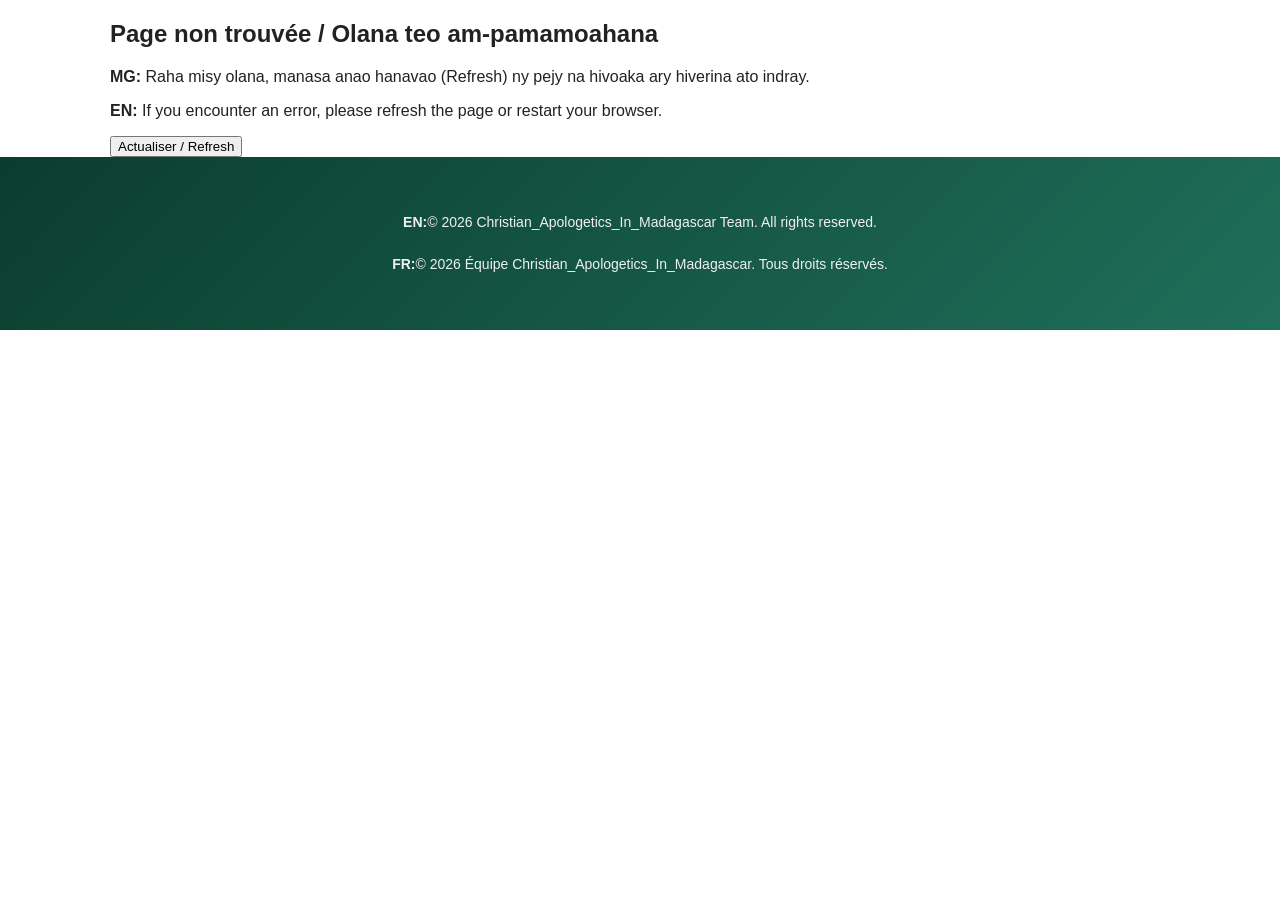
<file: assets/pages/articles/articles_index.html>
<!DOCTYPE html>

<head>
    <meta charset="utf-8">
    <title>Liste des articles</title>
    <meta name="viewport" content="width=device-width, initial-scale=1.0">
    <link rel="stylesheet" href="/assets/css/main.css">
    <link rel="stylesheet" href="/assets/css/articles.css">
    <script defer src="/assets/js/main.js"></script>
    <script defer src="/assets/js/router.js"></script>
</head>
<main>
    <h1>Liste des articles disponibles</h1>
    <div id="article-list"></div>
</main>
<footer id="site-footer"></footer>
</file>
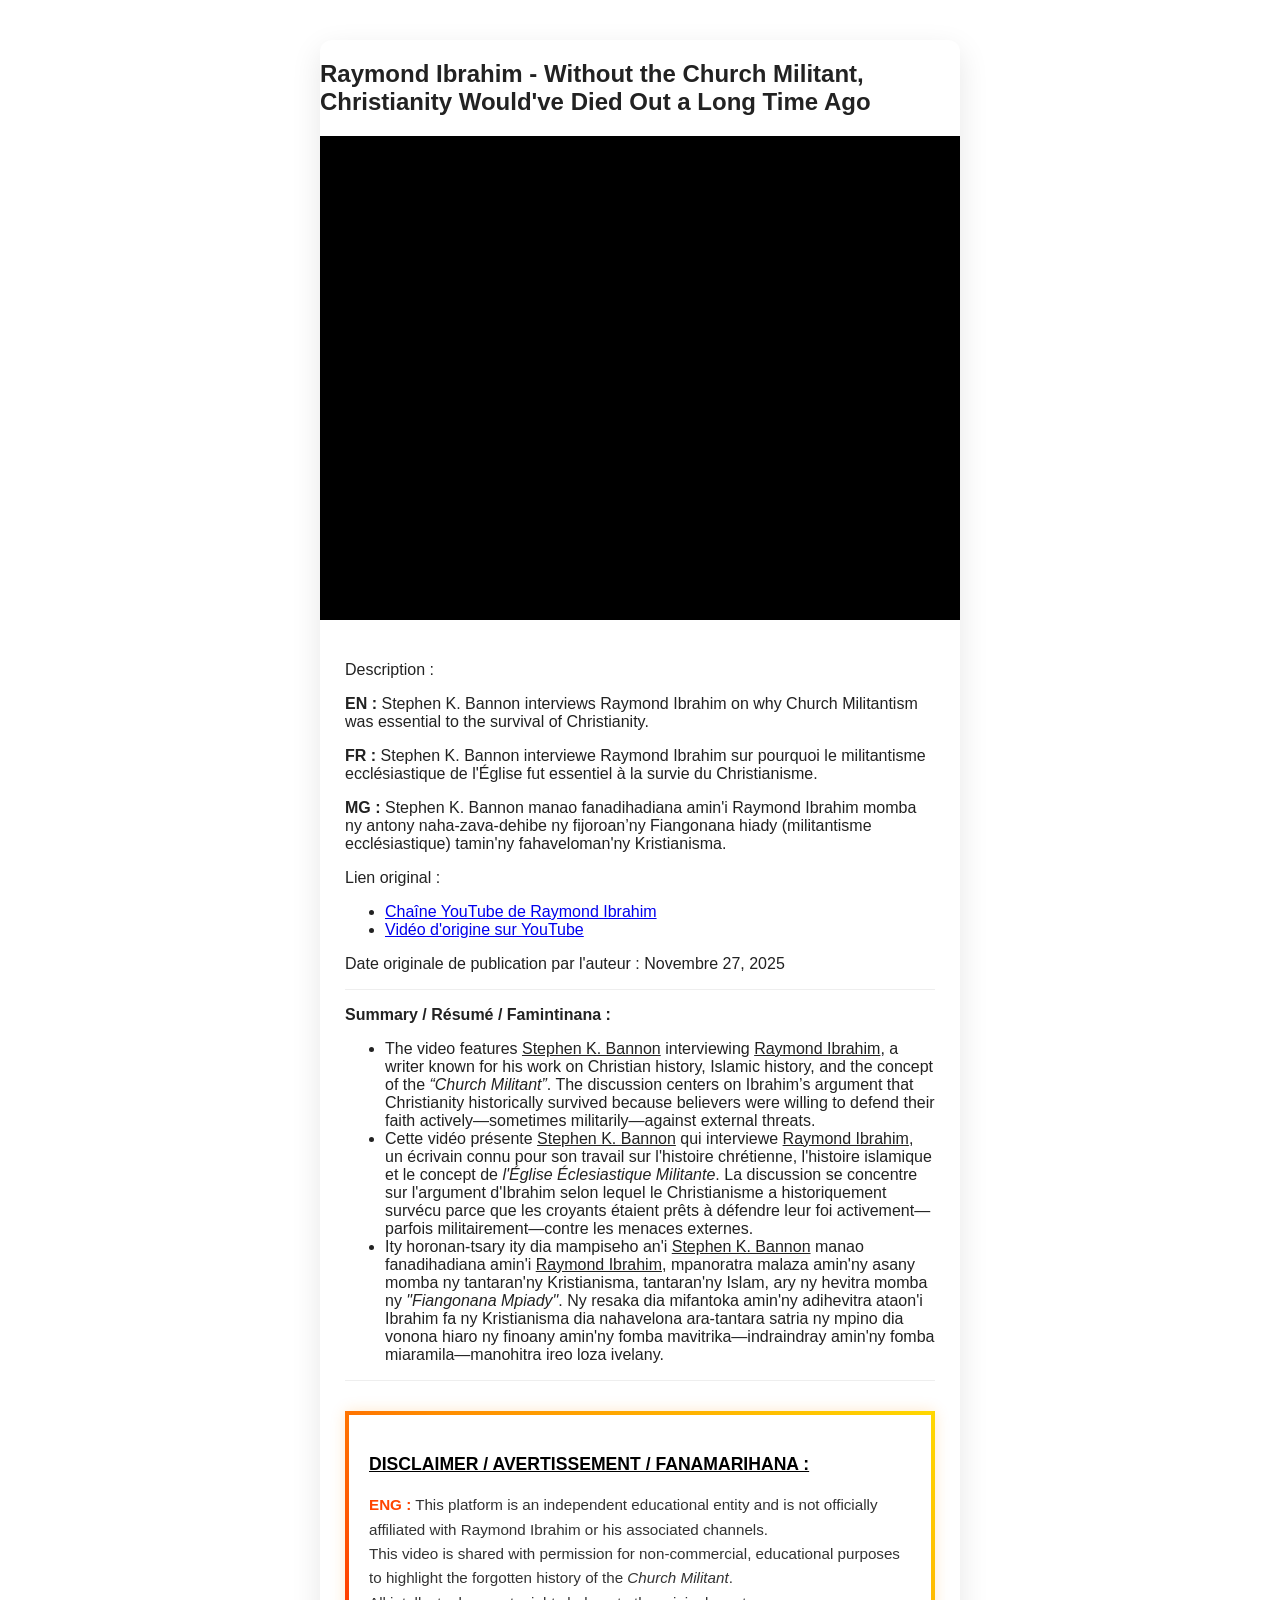
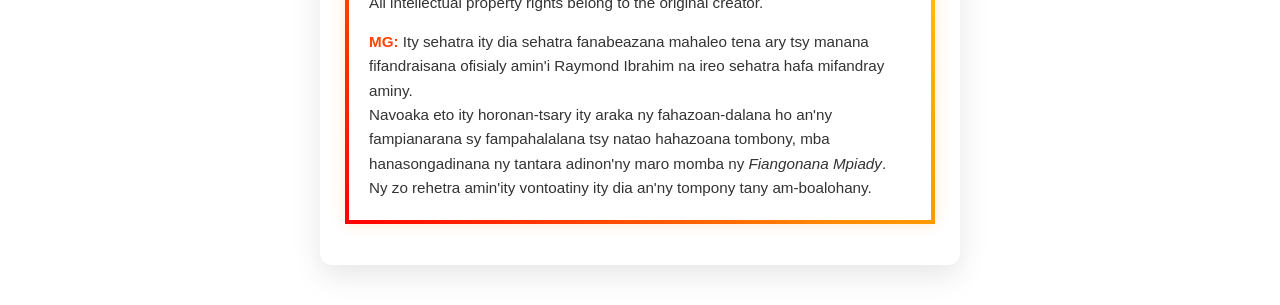
<file: assets/pages/videos/Vid1-Raymond_IbrahimOnWhyWithoutTheChurchMilitantChristianityWould'veDiedOutALongTimeAgo.html>
<!DOCTYPE html>

<head>
    <meta charset="utf-8">
    <title>Liste des vidéos</title>
    <link rel="stylesheet" href="/assets/css/main.css">
    <link rel="stylesheet" href="/assets/css/videos.css">
</head>
<main>
    <div class="video-player-container">
        <h2>Raymond Ibrahim - Without the Church Militant, Christianity Would've Died Out a Long Time Ago</h2>
    
        <div class="video-wrapper">
            <div class="video-wrapper">
                <iframe 
                    src="https://www.youtube.com/embed/Shwe8xx9Oy0" 
                    title="YouTube video player" 
                    allowfullscreen>
                </iframe>
            </div>
        </div>

        <div class="video-description">
            <p> Description : <br>
                <p><strong>EN : </strong>Stephen K. Bannon interviews Raymond Ibrahim on why Church Militantism was essential to the survival of Christianity.</p>
                <p><strong>FR : </strong>Stephen K. Bannon interviewe Raymond Ibrahim sur pourquoi le militantisme ecclésiastique de l'Église fut essentiel à la survie du Christianisme.</p>
                <p><strong>MG : </strong>Stephen K. Bannon manao fanadihadiana amin'i Raymond Ibrahim momba ny antony naha-zava-dehibe ny fijoroan’ny Fiangonana hiady (militantisme ecclésiastique) tamin'ny fahaveloman'ny Kristianisma.</p>
                <p>Lien original : 
                    <ul>
                        <li><a href="https://www.youtube.com/@RaymondIbrahim-HW" target="_blank">Chaîne YouTube de Raymond Ibrahim</a></li>
                        <li><a href="https://www.youtube.com/watch?v=Shwe8xx9Oy0" target="_blank">Vidéo d'origine sur YouTube</a></li>
                    </ul>
                </p>
                <p>Date originale de publication par l'auteur : Novembre 27, 2025</p>
                <hr>
                <div class="sum">
                    <p>
                        <strong>Summary / Résumé / Famintinana :</strong> <br>
                        <ul>
                            <li> The video features <span style="text-decoration: underline;">Stephen K. Bannon</span> interviewing <span style="text-decoration: underline;">Raymond Ibrahim</span>, a writer known for his work on Christian history, Islamic history, and the concept of the <em>“Church Militant”</em>. The discussion centers on Ibrahim’s argument that Christianity historically survived because believers were willing to defend their faith actively—sometimes militarily—against external threats.</li>
                            <li> Cette vidéo présente <span style="text-decoration: underline;">Stephen K. Bannon</span> qui interviewe <span style="text-decoration: underline;">Raymond Ibrahim</span>, un écrivain connu pour son travail sur l'histoire chrétienne, l'histoire islamique et le concept de <em>l'Église Éclesiastique Militante</em>. La discussion se concentre sur l'argument d'Ibrahim selon lequel le Christianisme a historiquement survécu parce que les croyants étaient prêts à défendre leur foi activement—parfois militairement—contre les menaces externes.</li>
                            <li> Ity horonan-tsary ity dia mampiseho an'i <span style="text-decoration: underline;">Stephen K. Bannon</span> manao fanadihadiana amin'i <span style="text-decoration: underline;">Raymond Ibrahim</span>, mpanoratra malaza amin'ny asany momba ny tantaran'ny Kristianisma, tantaran'ny Islam, ary ny hevitra momba ny <em>"Fiangonana Mpiady"</em>. Ny resaka dia mifantoka amin'ny adihevitra ataon'i Ibrahim fa ny Kristianisma dia nahavelona ara-tantara satria ny mpino dia vonona hiaro ny finoany amin'ny fomba mavitrika—indraindray amin'ny fomba miaramila—manohitra ireo loza ivelany.</li>
                        </ul> 
                    </p>
                </div>
                <hr>
                <div class="disclaimer-box">
                    <p>
                        <strong>Disclaimer / Avertissement / Fanamarihana :</strong>
                    </p>
                    <p>
                        <strong>ENG :</strong> 
                        This platform is an independent educational entity and is not officially affiliated with Raymond Ibrahim or his associated channels. <br>
                        This video is shared with permission for non-commercial, educational purposes to highlight the forgotten history of the <em>Church Militant</em>. <br>
                        All intellectual property rights belong to the original creator.
                    </p>
                    <p>
                        <strong>MG:</strong> 
                        Ity sehatra ity dia sehatra fanabeazana mahaleo tena ary tsy manana fifandraisana ofisialy amin'i Raymond Ibrahim na ireo sehatra hafa mifandray aminy. <br> 
                        Navoaka eto ity horonan-tsary ity araka ny fahazoan-dalana ho an'ny fampianarana sy fampahalalana tsy natao hahazoana tombony, mba hanasongadinana ny tantara adinon'ny maro momba ny <em>Fiangonana Mpiady</em>. <br>
                        Ny zo rehetra amin'ity vontoatiny ity dia an'ny tompony tany am-boalohany.
                    </p>
                </div>
            </p>
        </div>
    </div>
</main>
<footer id="site-footer"></footer>
</file>
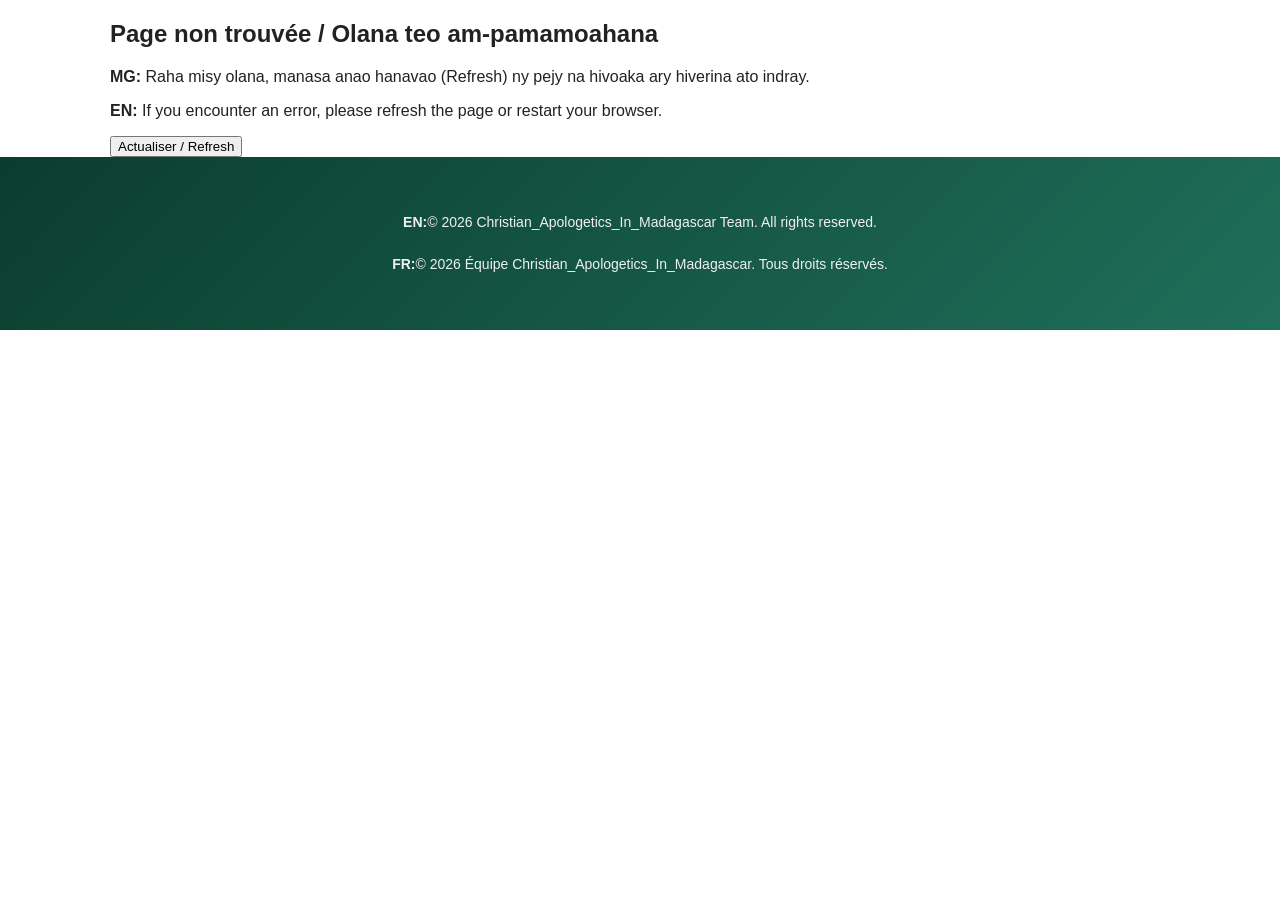
<file: assets/pages/videos/videos_index.html>
<!DOCTYPE html>

<head>
    <meta charset="utf-8">
    <title>Liste des vidéos</title>
    <meta name="viewport" content="width=device-width, initial-scale=1.0">
    <link rel="stylesheet" href="/assets/css/main.css">
    <link rel="stylesheet" href="/assets/css/videos.css">
    <script defer src="/assets/js/main.js"></script>
    <script defer src="/assets/js/router.js"></script>
</head>
<main>
    <h1>Liste des vidéos disponibles</h1>
    <div id="video-list"></div>
</main>
<footer id="site-footer"></footer>
</file>
<file: assets/css/main.css>
/* =====================
   RESET
   ===================== */
* {
    box-sizing: border-box;
}

body {
    margin: 0;
    padding: 0;
    background-color: #ffffff;
    font-family: 'Segoe UI', Arial, sans-serif;
    color: #222;
}

/* =====================
   NAVIGATION
   ===================== */
.main-nav {
    background: linear-gradient(90deg, #6B0F0F, #8B1A1A, #3D0505);
    background-size: 200% 200%;
    animation: navGradientShift 12s ease infinite;
    padding: 15px 0;
    border-radius: 0;
    box-shadow: 0 2px 8px rgba(0, 0, 0, 0.3);
    text-align: center;
    margin: 0;
}

@keyframes navGradientShift {
    0%   { background-position: 0% 50%; }
    50%  { background-position: 100% 50%; }
    100% { background-position: 0% 50%; }
}

.main-nav ul {
    list-style: none;
    padding: 0;
    margin: 0;
    display: flex;
    justify-content: center;
    gap: 20px;
    flex-wrap: wrap;
}

.main-nav li a {
    text-decoration: none;
    color: #fff;
    font-weight: bold;
    padding: 10px 16px;
    transition: color 0.3s, background-color 0.3s, transform 0.3s;
    border-radius: 4px;
}

.main-nav li a:hover {
    color: #ffeb3b;
    background-color: rgba(255, 255, 255, 0.15);
    transform: scale(1.05);
}

/* =====================
   FOOTER
   ===================== */
.site-footer {
    background: linear-gradient(135deg, #0B3D2E, #1F6F5A, #07281E);
    color: #f0f0f0;
    text-align: center;
    padding: 40px 20px;
    font-family: Arial, sans-serif;
    font-size: 14px;
    line-height: 1.6;
    background-size: 200% 200%;
    animation: gradientShift 10s ease infinite;
}

@keyframes gradientShift {
    0%   { background-position: 0% 50%; }
    50%  { background-position: 100% 50%; }
    100% { background-position: 0% 50%; }
}

.site-footer a {
    color: #f0f0f0;
    text-decoration: none;
    transition: color 0.3s;
}

.site-footer a:hover {
    color: #ff9800;
}

.site-footer p:last-child {
    margin-top: 20px;
}

.site-footer img {
    width: 30px;
    height: 30px;
    margin: 0 8px;
    vertical-align: middle;
    transition: transform 0.3s, opacity 0.3s;
}

.site-footer img:hover {
    transform: scale(1.2);
    opacity: 0.8;
}

/* =====================
   MAIN CONTENT
   ===================== */
main {
    max-width: 1100px;
    margin: 0 auto;
    padding: 0 20px;
}

/* =====================
   HEADINGS
   ===================== */
h1, h2, h3, h4, h5, h6 {
    word-break: break-word;
    overflow-wrap: break-word;
}

/* =====================
   HERO SECTION
   ===================== */
#welcome-hero {
    padding: 20px 0;
    text-align: left;
}

#welcome-hero h2 {
    margin-top: 0;
    font-size: 1.5rem;
    line-height: 1.2;
    color: #800000;
}

#welcome-hero h3 {
    margin: 10px 0;
    font-size: 0.9rem;
    color: #555;
    text-transform: uppercase;
}

#welcome-hero p {
    margin: 8px 0;
    font-size: 0.92rem;
    line-height: 1.5;
    text-align: justify; /* desktop only */
}

/* =====================
   CARDS GRID
   ===================== */
.access-grid {
    display: grid;
    grid-template-columns: repeat(auto-fit, minmax(240px, 1fr));
    gap: 15px;
    padding-bottom: 20px;
}

.card {
    border: 1px solid #e0e0e0;
    padding: 15px;
    background: #fff;
    transition: 0.2s;
}

.card h4 {
    margin: 0 0 10px 0;
    font-size: 1rem;
}

.card p {
    margin: 0 0 12px 0;
    font-size: 0.85rem;
    line-height: 1.4;
}

/* =====================
   HR DIVIDER
   ===================== */
hr {
    margin: 10px 0;
    border: 0;
    border-top: 1px solid #eee;
}

/* =====================
   RESPONSIVE — TABLETS (max 768px)
   ===================== */
@media (max-width: 768px) {
    #welcome-hero p,
    #welcome-hero li,
    .card p,
    p, li {
        text-align: left; /* kill justify on tablet */
    }
}

/* =====================
   RESPONSIVE — MOBILE (max 600px)
   ===================== */
@media (max-width: 600px) {
    .main-nav ul {
        gap: 12px;
    }

    .main-nav li a {
        padding: 8px 12px;
        font-size: 14px;
    }

    .site-footer {
        padding: 30px 10px;
        font-size: 13px;
    }

    .site-footer img {
        width: 25px;
        height: 25px;
        margin: 0 6px;
    }

    #welcome-hero p,
    #welcome-hero li,
    .card p,
    p, li {
        text-align: left; /* kill justify on mobile */
    }

    #welcome-hero h2 {
        font-size: 1.2rem;
    }

    main {
        padding: 0 12px;
    }
}
</file>
<file: assets/css/DesignSymbolismExplained.css>
/* ============================================================
   SYMBOLISM PAGE
   ============================================================ */

.symbolism-page {
    max-width: 1200px;
    margin: 0 auto;
    padding: 40px 20px;
    background-color: #0a0a0a;
    color: #e0e0e0;
}

.symbolism-page h1 {
    text-transform: uppercase;
    text-decoration: underline;
    text-align: center;
    margin-bottom: 50px;
    word-break: break-word;
    overflow-wrap: break-word;
}

.symbolism-page h2 {
    text-transform: uppercase;
    font-size: 1.3rem;
    margin-bottom: 15px;
    color: #e0e0e0;
}

/* ============================================================
   GLOW PATTERN
   ============================================================ */

.glow-pattern {
    display: inline-block;
    line-height: 0;
    border: 4px solid;
    border-image: linear-gradient(45deg, #FFD700, #FF8C00) 1;
    box-shadow: 0 0 20px rgba(255, 215, 0, 0.4),
                0 0 40px rgba(255, 140, 0, 0.2);
}

.logo-large {
    filter: drop-shadow(0 0 15px rgba(255, 215, 0, 0.4));
    border-radius: 50%;
    transition: 0.3s ease;
}

.logo-large:hover {
    filter: drop-shadow(0 0 25px rgba(255, 215, 0, 0.6));
    transform: scale(1.02);
}

.logo-row .image-box.glow-pattern {
    border-radius: 50%;
    border-image: none;
    border: 4px solid #FFD700;
}

/* ============================================================
   LAYOUT
   ============================================================ */

.explanation-row {
    display: grid;
    grid-template-columns: 1fr 1.5fr;
    gap: 40px;
    align-items: center;
    margin-bottom: 60px;
}

.detailed-image {
    width: 100%;
    height: auto;
}

.banner-column {
    display: flex;
    flex-direction: column;
    gap: 30px;
}

/* ============================================================
   TEXT BOX
   ============================================================ */

.text-box {
    position: relative;
    padding: 30px;
    margin: 20px;
    background: #121212;
    color: #ffffff;
    border-radius: 12px;
    line-height: 1.6;
    border: 2px solid transparent;
    background-clip: padding-box;
    box-shadow: 0 0 20px rgba(255, 255, 255, 0.1),
                0 0 40px rgba(255, 0, 0, 0.05),
                0 0 40px rgba(0, 255, 0, 0.05);
}

.text-box::before {
    content: "";
    position: absolute;
    top: -2px; bottom: -2px;
    left: -2px; right: -2px;
    background: linear-gradient(45deg, #ffffff, #ff4444, #44ff44);
    border-radius: 14px;
    z-index: -1;
}

.text-box h2 {
    border-bottom: 1px solid #333;
    padding-bottom: 12px;
    margin-top: 0;
    color: #FFD700;
}

/* ============================================================
   COLOR CLASSES
   ============================================================ */

.color-spiritual {
    color: #fdf6d8;
    margin-bottom: 20px;
}

.color-demographic {
    color: #4caf7a;
    margin-bottom: 20px;
}

.color-cultural {
    color: #a83232;
    margin-bottom: 20px;
}

.text-box li strong {
    text-transform: uppercase;
    letter-spacing: 1px;
    text-shadow: 0 0 8px rgba(255, 255, 255, 0.2);
}

/* ============================================================
   RESPONSIVE — TABLETS (max 768px)
   ============================================================ */
@media (max-width: 768px) {
    .explanation-row {
        grid-template-columns: 1fr;
        gap: 20px;
        margin-bottom: 40px;
    }

    .symbolism-page {
        padding: 20px 14px;
    }

    .symbolism-page h1 {
        font-size: 1.3rem;
        margin-bottom: 30px;
    }

    .symbolism-page h2 {
        font-size: 1.1rem;
    }

    .text-box {
        margin: 10px 0;
        padding: 20px;
    }
}

/* ============================================================
   RESPONSIVE — MOBILE (max 480px)
   ============================================================ */
@media (max-width: 480px) {
    .symbolism-page {
        padding: 14px 10px;
    }

    .symbolism-page h1 {
        font-size: 1.1rem;
        margin-bottom: 20px;
    }

    .symbolism-page h2 {
        font-size: 1rem;
    }

    .text-box {
        margin: 8px 0;
        padding: 14px;
        border-radius: 8px;
    }

    .text-box h2 {
        font-size: 0.95rem;
    }

    .color-spiritual,
    .color-demographic,
    .color-cultural {
        font-size: 0.88rem;
        text-align: left;
    }

    .banner-column {
        gap: 16px;
    }

    .glow-pattern {
        width: 100%;
    }

    .glow-pattern img {
        width: 100%;
        height: auto;
    }
}
</file>
<file: assets/css/accueil.css>
* {
    box-sizing: border-box;
}

body {
    margin: 0;
    padding: 0;
}

/* --- 1. PC VIEW (THE "OG" LOOK) --- */
.site-header {
    background-color: #000;
}

.header-container {
    position: relative;
    width: 100%;
    max-width: 1536px; 
    height: 512px;     
    margin: 0 auto;    
    background-color: #000;
    overflow: hidden;
}

.banner {
    width: 100%;
    height: 100%;
}

.banner img {
    width: 100%;
    height: 100%;
    object-fit: contain; 
}

/* OG PC Logo Placement */
.logo-overlay {
    position: absolute;
    left: 12.5%;
    top: 50%;
    transform: translate(-50%, -50%);
    z-index: 10;
    display: flex;
    justify-content: center;
}

.logo-overlay img {
    height: 280px;
    width: auto;
    filter: drop-shadow(0 0 25px rgba(0,0,0,0.9));
    transition: transform 0.3s ease;
}

.logo-overlay img:hover {
    transform: scale(1.05);
}

/* --- 2. MAIN CONTENT CONTAINER --- */
/* This handles the "Blue Line" alignment for the text on all devices */
main {
    max-width: 1200px;
    width: 90%;
    margin: 0 auto;
    padding: 2rem 0;
}

/* --- 3. TABLET & MOBILE (THE "ALIGNED" LOOK) --- */
@media (max-width: 1200px) {
    /* Align logo with the 'Blue Line' of the text below when screen shrinks */
    .logo-overlay {
        left: 5%; /* Matches the 90% width container margin approximately */
        transform: translateY(-50%);
    }
}

@media (max-width: 768px) {
    .header-container {
        height: 256px;
    }

    .logo-overlay img {
        height: 180px;
    }
    
    .logo-overlay {
        left: 5%;
    }
}

@media (max-width: 480px) {
    .header-container {
        height: 160px;
    }

    .logo-overlay {
        left: 5%;
    }

    .logo-overlay img {
        height: 60px;
        width: 60px;
        filter: drop-shadow(0 0 10px rgba(0,0,0,0.8));
    }
}
</file>
<file: assets/css/articles.css>
/* ============================================================
   ARTICLE LIST
   ============================================================ */

#article-list {
    display: flex;
    flex-direction: row;
    flex-wrap: wrap;
    gap: 25px;
    padding: 20px;
    justify-content: flex-start;
    width: 100%;
    box-sizing: border-box;
}

.card {
    flex: 0 0 256px;
    background: #fff;
    border: 1px solid #ddd;
    border-radius: 8px;
    overflow: hidden;
    transition: transform 0.3s ease, box-shadow 0.3s ease;
    box-shadow: 0 2px 5px rgba(0,0,0,0.1);
    display: flex;
    flex-direction: column;
}

.card:hover {
    transform: translateY(-5px);
    box-shadow: 0 8px 15px rgba(0,0,0,0.2);
}

.card img {
    width: 100%;
    height: 256px;
    object-fit: cover;
    border-bottom: 3px solid #b30000;
}

.card h2 {
    font-size: 1.1rem;
    padding: 15px 10px 5px;
    margin: 0;
    color: #333;
    word-break: break-word;
    overflow-wrap: break-word;
}

.card p {
    font-size: 0.9rem;
    padding: 0 10px 15px;
    color: #666;
    margin: 0;
    text-align: left;
}

.language-separator {
    border: none;
    border-top: 5px solid red;
    margin: 40px 0;
    opacity: 1;
    width: 100%;
}

/* ============================================================
   RESPONSIVE — TABLETS (max 768px)
   ============================================================ */
@media (max-width: 768px) {
    #article-list {
        justify-content: center;
        gap: 16px;
        padding: 14px;
    }

    .card {
        flex: 0 0 calc(50% - 16px); /* 2 cards per row on tablet */
    }

    .card img {
        height: 180px;
    }
}

/* ============================================================
   RESPONSIVE — MOBILE (max 480px)
   ============================================================ */
@media (max-width: 480px) {
    #article-list {
        gap: 12px;
        padding: 10px;
    }

    .card {
        flex: 0 0 100%; /* 1 card per row on mobile */
    }

    .card img {
        height: 160px;
    }

    .card h2 {
        font-size: 1rem;
    }

    .card p {
        font-size: 0.85rem;
    }

    .language-separator {
        margin: 20px 0;
    }
}
</file>
<file: assets/css/videos.css>
/* ============================================================
   1. VUE INDEX (Liste des vidéos)
   ============================================================ */

#video-list {
    display: flex;
    flex-direction: row;
    flex-wrap: wrap;
    gap: 30px;
    padding: 20px;
    justify-content: center;
}

.video-card {
    width: 640px;
    background: #fff;
    border: 1px solid #ddd;
    border-radius: 12px;
    overflow: hidden;
    transition: 0.3s ease;
    box-shadow: 0 4px 10px rgba(0,0,0,0.05);
}

.video-card:hover {
    transform: translateY(-5px);
    box-shadow: 0 12px 20px rgba(0,0,0,0.15);
}

.thumbnail-container {
    width: 640px;
    height: 480px;
    background: #000;
}

.thumbnail-container img {
    width: 100%;
    height: 100%;
    object-fit: cover;
}

.video-info {
    padding: 20px;
    width: 100%;
    box-sizing: border-box;
}

.video-info h3 {
    font-size: 1.25rem;
    margin: 0;
    color: #2c3e50;
    line-height: 1.4;
    display: -webkit-box;
    -webkit-line-clamp: 2;
    line-clamp: 2;
    -webkit-box-orient: vertical;
    overflow: hidden;
}

/* ============================================================
   2. VUE JOUEUR (Vid1...html)
   ============================================================ */

.video-player-container {
    width: 640px;
    margin: 40px auto;
    background: #fff;
    border-radius: 12px;
    box-shadow: 0 10px 30px rgba(0,0,0,0.1);
    overflow: hidden;
}

.video-wrapper {
    width: 100%;
    max-width: 640px;
    aspect-ratio: 4 / 3; /* Matches the 640/480 size */
    background: #000;
}

.video-wrapper iframe {
    width: 100%;
    height: 100%;
    border: none; /* Removes the default iframe border */
}

video {
    width: 100%;
    height: 100%;
}

.video-description {
    padding: 25px;
    width: 100%;
    box-sizing: border-box;
}

/* ============================================================
   3. DISCLAIMER BOX
   ============================================================ */

.disclaimer-box {
    margin-top: 30px;
    padding: 20px;
    background-color: #ffffff;
    border: 4px solid;
    border-image: linear-gradient(45deg, #ff0000, #ff8c00, #ffd700) 1;
    box-shadow: 0 0 15px rgba(255, 140, 0, 0.2);
    border-radius: 4px;
}

.disclaimer-box p {
    font-size: 0.95rem;
    line-height: 1.6;
    color: #333;
    margin-bottom: 15px;
}

.disclaimer-box p:last-child {
    margin-bottom: 0;
}

.disclaimer-box strong {
    color: #ff4500;
    font-weight: 800;
}

.disclaimer-box p:first-child strong {
    text-transform: uppercase;
    text-decoration: underline;
    display: block;
    margin-bottom: 10px;
    font-size: 1.1rem;
    color: #000;
}

/* ============================================================
   RESPONSIVE — TABLETS (max 768px)
   ============================================================ */
@media (max-width: 768px) {
    .video-card {
        width: 100%;
    }

    .thumbnail-container {
        width: 100%;
        height: 360px;
    }

    .video-player-container {
        width: 100%;
        margin: 20px auto;
    }

    .video-wrapper {
        width: 100%;
        height: 360px;
    }

    .video-info h3 {
        font-size: 1.1rem;
    }
}

/* ============================================================
   RESPONSIVE — MOBILE (max 480px)
   ============================================================ */
@media (max-width: 480px) {
    #video-list {
        gap: 16px;
        padding: 12px;
    }

    .thumbnail-container {
        height: 240px;
    }

    .video-wrapper {
        height: 240px;
    }

    .video-player-container {
        margin: 12px auto;
        border-radius: 8px;
    }

    .video-info {
        padding: 12px;
    }

    .video-info h3 {
        font-size: 1rem;
    }

    .video-description {
        padding: 14px;
    }

    .disclaimer-box {
        padding: 14px;
    }

    .disclaimer-box p {
        font-size: 0.85rem;
        text-align: left;
    }
}
</file>
